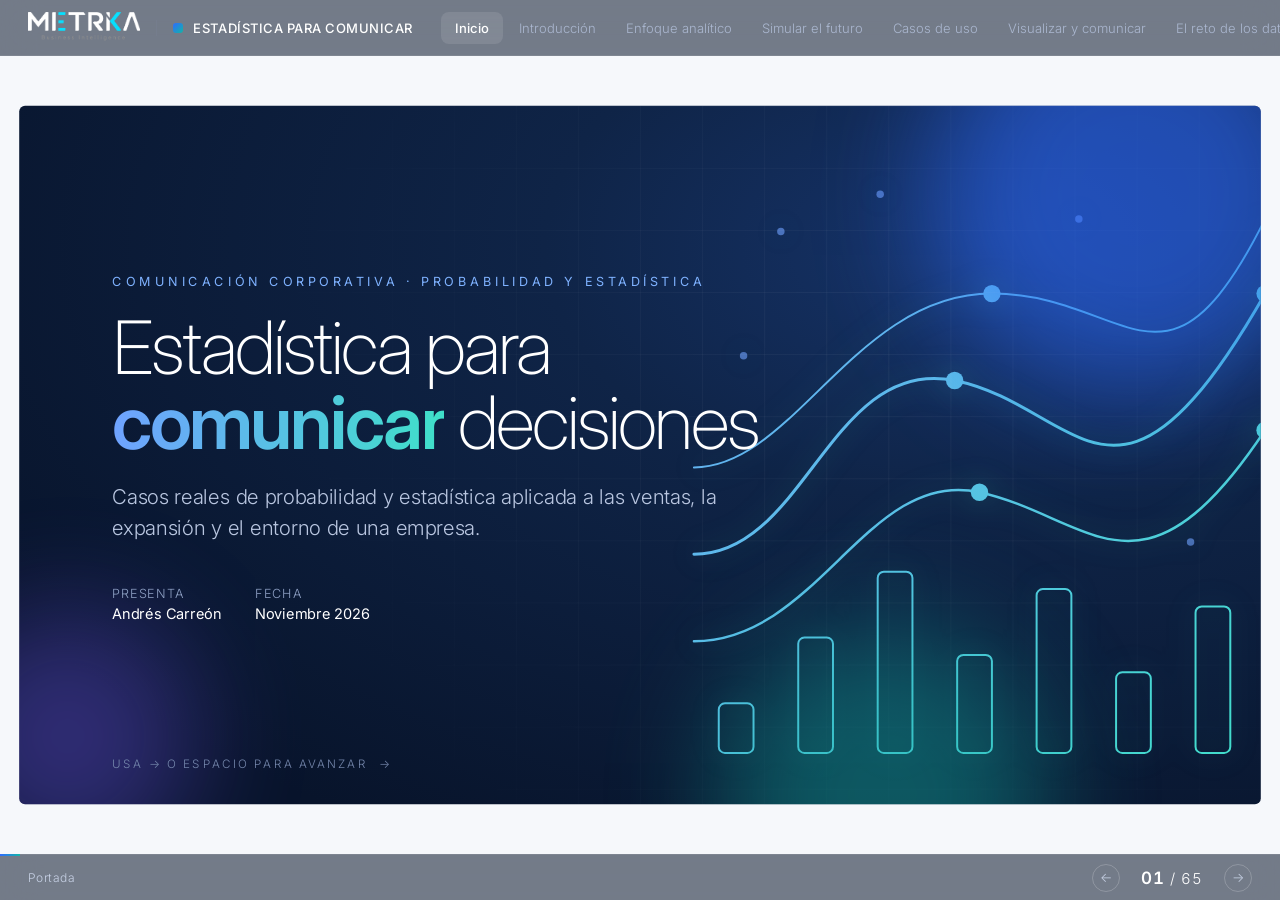
<file: index.html>
<!DOCTYPE html>
<html lang="es">
<head>
<meta charset="utf-8">
<meta name="viewport" content="width=device-width,initial-scale=1,viewport-fit=cover">
<title>Estadística para comunicar decisiones · Probabilidad y estadística</title>
<meta name="description" content="Presentación ejecutiva: casos de uso de probabilidad y estadística aplicada a ventas, expansión, entorno socioeconómico, urbano y ambiental.">
<link rel="preconnect" href="https://fonts.googleapis.com">
<link href="https://fonts.googleapis.com/css2?family=Inter:wght@200;300;400;500;600&display=swap" rel="stylesheet">
<link rel="stylesheet" href="styles.css">
</head>
<body data-theme="dark">

<header class="topbar">
  <div class="brand"><img class="logo lg-d" src="assets/logo-metrika.png" alt="Metrika Business Intelligence"><img class="logo lg-w" src="assets/logo-metrika-w.png" alt="Metrika Business Intelligence"><span class="bt"><i></i>ESTADÍSTICA PARA COMUNICAR</span></div>
  <nav class="nav" id="nav"></nav>
  <button class="idx-btn" id="idxBtn">ÍNDICE · M</button>
</header>

<main id="stage">

<!-- ============ INICIO ============ -->
<section class="slide dark cover" data-sec="0" data-title="Portada" data-theme="dark">
  <div class="art" data-art="cover"></div><div class="grid-bg"></div><div class="orb a"></div><div class="orb b"></div><div class="orb c"></div>
  <div class="cover-in">
    <div class="eyebrow rv" style="--i:0">Comunicación Corporativa · Probabilidad y Estadística</div>
    <h1 class="rv" style="--i:1">Estadística para <b>comunicar</b> decisiones</h1>
    <p class="rv" style="--i:2">Casos reales de probabilidad y estadística aplicada a las ventas, la expansión y el entorno de una empresa.</p>
    <div class="meta rv" style="--i:3"><span>PRESENTA<b>Andrés Carreón</b></span><span>FECHA<b>Noviembre 2026</b></span></div>
  </div>
  <div class="hint">Usa → o espacio para avanzar <i>→</i></div>
</section>

<section class="slide content" data-sec="0" data-title="Agenda" data-theme="light">
  <div class="crumb rv" style="--i:0">Inicio</div>
  <h2 class="rv" style="--i:1">Ruta de la <em>sesión</em></h2>
  <p class="lead rv" style="--i:2">Sesenta minutos, siete bloques. Haz clic en uno para saltar a él.</p>
  <div class="body" style="top:190px"><div class="cards" style="grid-template-columns:repeat(4,1fr);grid-template-rows:1fr 1fr;gap:16px"><a class="card sm sa rv" style="--c:var(--blue);--i:3;cursor:pointer" data-go="s1" data-tip="Introducción|Las preguntas que toda empresa se hace y por qué te importan como comunicador."><div class="n">01</div><h3>Introducción</h3><p>Preguntas de negocio y tu papel como comunicador.</p><div class="q2">4 min</div></a><a class="card sm sa rv" style="--c:var(--teal);--i:4;cursor:pointer" data-go="s2" data-tip="Enfoque analítico|Por qué cuantificar y cómo un mismo objetivo tiene muchos caminos."><div class="n">02</div><h3>Enfoque analítico</h3><p>Un objetivo, muchos caminos.</p><div class="q2">8 min</div></a><a class="card sm sa rv" style="--c:var(--navy);--i:5;cursor:pointer" data-go="sx" data-tip="Simular el futuro|Entrenar, calibrar, evaluar y simular escenarios; el modelo se re-entrena."><div class="n">03</div><h3>Simular el futuro</h3><p>Detrás de los modelos predictivos.</p><div class="q2">10 min</div></a><a class="card sm sa rv" style="--c:var(--violet);--i:6;cursor:pointer" data-go="s3" data-tip="Casos de uso|Siete casos: ventas, expansión, entorno socioeconómico, urbano y ambiental."><div class="n">04</div><h3>Casos de uso</h3><p>De las ventas al entorno.</p><div class="q2">24 min</div></a><a class="card sm sa rv" style="--c:var(--amber);--i:7;cursor:pointer" data-go="s4" data-tip="Visualizar y comunicar|Elegir bien el gráfico y explicar los límites del análisis."><div class="n">05</div><h3>Visualizar y comunicar</h3><p>Claro, simple y honesto.</p><div class="q2">5 min</div></a><a class="card sm sa rv" style="--c:var(--coral);--i:8;cursor:pointer" data-go="s5" data-tip="El reto de los datos|No siempre existen los datos que necesitas, y hay que prepararlos."><div class="n">06</div><h3>El reto de los datos</h3><p>Conseguirlos y limpiarlos.</p><div class="q2">5 min</div></a><a class="card sm sa rv" style="--c:var(--green);--i:9;cursor:pointer" data-go="z1" data-tip="Cierre|Síntesis, proyectos relacionados y preguntas."><div class="n">07</div><h3>Cierre</h3><p>Síntesis y proyectos.</p><div class="q2">4 min</div></a></div></div>
</section>

<!-- ============ 1 INTRODUCCIÓN ============ -->
<section class="slide dark section" id="s1" data-sec="1" data-secname="Introducción" data-title="Introducción" data-theme="dark">
  <div class="grid-bg"></div><div class="art" data-art="qmark"></div><div class="orb a"></div><div class="orb c"></div><div class="big">01</div>
  <div class="cover-in"><div class="eyebrow rv" style="--i:0">Bloque 01</div><h1 class="rv" style="--i:1">Las preguntas<br>de toda <b>empresa</b></h1><p class="rv" style="--i:2">Antes de hablar de métodos, hablemos de lo que realmente quieren saber las organizaciones.</p><span class="time rv" style="--i:3">4 MIN</span></div>
</section>

<section class="slide content" data-sec="1" data-title="Preguntas críticas de negocio" data-theme="light">
  <div class="crumb rv" style="--i:0">Introducción · Preguntas</div>
  <h2 class="rv" style="--i:1">Seis preguntas que <em>toda empresa</em> se hace</h2>
  <p class="lead rv" style="--i:2">Cada una se puede responder con datos. Pasa el cursor para ver un ejemplo.</p>
  <div class="body" style="top:190px"><div class="s3x2">
    <div class="card sm sa rv" style="--c:var(--blue);--i:3" data-tip="Ejemplo|¿Qué producto, canal o cliente explica el crecimiento? ¿Qué promoción funciona?"><div class="n">01</div><h3>¿Cómo vender más?</h3><p>Entender qué compran, quién y por qué.</p><div class="q2">Ventas</div></div>
    <div class="card sm sa rv" style="--c:var(--violet);--i:4" data-tip="Ejemplo|¿Cuánto bajaría la demanda si subimos 5% el precio? ¿Y si lo hace la competencia?"><div class="n">02</div><h3>¿A qué precio?</h3><p>El precio que equilibra ingreso y demanda.</p><div class="q2">Precios óptimos</div></div>
    <div class="card sm sa rv" style="--c:var(--amber);--i:5" data-tip="Ejemplo|¿En qué colonia abrir la siguiente tienda sin competir contra nosotros mismos?"><div class="n">03</div><h3>¿Dónde abrir?</h3><p>Elegir ubicaciones con mayor potencial.</p><div class="q2">Expansión geográfica</div></div>
    <div class="card sm sa rv" style="--c:var(--coral);--i:6" data-tip="Ejemplo|¿Qué tan probable es que un cliente deje de pagar, que una máquina falle o que surja una crisis?"><div class="n">04</div><h3>¿Qué puede salir mal?</h3><p>Medir y reducir riesgos de toda naturaleza.</p><div class="q2">Riesgos</div></div>
    <div class="card sm sa rv" style="--c:var(--teal);--i:7" data-tip="Ejemplo|¿Cuántas unidades venderemos el próximo trimestre? ¿Con qué margen de error?"><div class="n">05</div><h3>¿Qué pasará?</h3><p>Predecir variables clave para planear.</p><div class="q2">Planeación estratégica</div></div>
    <div class="card sm sa rv" style="--c:var(--green);--i:8" data-tip="Ejemplo|¿Cuántos empleos genera? ¿Qué impuestos paga? ¿Qué huella ambiental deja?"><div class="n">06</div><h3>¿Qué impacto dejamos?</h3><p>Efectos sociales, económicos y ambientales.</p><div class="q2">Gobernanza y entorno</div></div>
  </div></div>
</section>

<section class="slide content" data-sec="1" data-title="Por qué importa en Comunicación Corporativa" data-theme="light">
  <div class="crumb rv" style="--i:0">Introducción · Tu perfil</div>
  <h2 class="rv" style="--i:1">Por qué importa a la <em>comunicación corporativa</em></h2>
  <p class="lead rv" style="--i:2">Comunicar bien es lograr coherencia entre lo que la organización es, hace, dice y cómo la perciben.</p>
  <div class="body" style="top:200px"><div class="two" style="grid-template-columns:1fr 560px">
    <div class="pts">
      <div class="rv" style="--i:3">Lo que se HACE se mide<small>Ventas, empleos, impuestos, residuos: son hechos cuantificables.</small></div>
      <div class="rv" style="--i:4">Lo que se DICE se verifica<small>Un mensaje creíble se apoya en cifras que cualquiera puede comprobar.</small></div>
      <div class="rv" style="--i:5">Lo PERCIBIDO se escucha<small>Encuestas y monitoreo de medios convierten opiniones en datos.</small></div>
    </div>
    <div class="hub cycle rv" style="--i:4">
      <div class="ring" style="--R:170px;animation-direction:normal"></div>
      <div class="core">Confianza</div>
      <div class="node" style="--a:-90deg;--R:170px;--c:var(--blue)" data-tip="Lo que ES|Identidad, valores y propósito de la organización.">Lo que ES</div>
      <div class="node" style="--a:0deg;--R:170px;--c:var(--teal)" data-tip="Lo que HACE|Operación, impactos y resultados: se miden con datos.">Lo que HACE</div>
      <div class="node" style="--a:90deg;--R:170px;--c:var(--violet)" data-tip="Lo que DICE|Mensajes comprensibles, coherentes y verificables.">Lo que DICE</div>
      <div class="node" style="--a:180deg;--R:170px;--c:var(--amber)" data-tip="Cómo la PERCIBEN|Reputación: se estudia con encuestas y análisis de medios.">Cómo la PERCIBEN</div>
    </div>
  </div></div>
</section>

<!-- ============ 2 ENFOQUE ============ -->
<section class="slide dark section" id="s2" data-sec="2" data-secname="Enfoque analítico" data-title="Enfoque analítico" data-theme="dark">
  <div class="grid-bg"></div><div class="art" data-art="tree"></div><div class="orb b"></div><div class="orb c"></div><div class="big">02</div>
  <div class="cover-in"><div class="eyebrow rv" style="--i:0">Bloque 02</div><h1 class="rv" style="--i:1">Un objetivo,<br>muchos <b>caminos</b></h1><p class="rv" style="--i:2">Por qué conviene cuantificar y cómo se elige el método adecuado.</p><span class="time rv" style="--i:3">8 MIN</span></div>
</section>

<section class="slide content" data-sec="2" data-title="Decidir con evidencia" data-theme="light">
  <div class="crumb rv" style="--i:0">Enfoque analítico · Evidencia</div>
  <h2 class="rv" style="--i:1">Cuando las cifras <em>sustentan</em> el mensaje</h2>
  <p class="lead rv" style="--i:2">Cuatro escenarios donde un resultado cuantitativo es indispensable.</p>
  <div class="body" style="top:190px"><div class="s4">
    <div class="card withph sa rv" style="--c:var(--coral);--i:3" data-tip="En una crisis|Información clara, oportuna, coherente y verificable: sin cifras, se pierde credibilidad."><div class="ph" style="background-image:url(assets/esc-crisis.jpg);background-position:center 40%"><small>Foto: EU2016 SK · CC0</small></div><div class="n">01</div><h3>En una crisis</h3><p>Reconocer el problema y explicar con datos qué se está haciendo.</p><div class="q2">Verificable</div></div>
    <div class="card withph sa rv" style="--c:var(--green);--i:4" data-tip="Sostenibilidad|Un reporte ambiental o social sin cifras es solo una declaración de intenciones."><div class="ph" style="background-image:url(assets/esc-impacto.jpg);background-position:center"><small>Foto: Leon Brooks · dominio público</small></div><div class="n">02</div><h3>Al reportar impacto</h3><p>Empleo, impuestos y huella ambiental respaldan la reputación.</p><div class="q2">Rendición de cuentas</div></div>
    <div class="card withph sa rv" style="--c:var(--violet);--i:5" data-tip="Negociar|Autoridades y comunidades piden evidencia del beneficio y del costo de una operación."><div class="ph" style="background-image:url(assets/esc-autoridades.jpg);background-position:center 35%"><small>Foto: Marvin Nauman / FEMA · dominio público</small></div><div class="n">03</div><h3>Ante autoridades</h3><p>Justificar permisos, inversiones o expansión con evidencia.</p><div class="q2">Legitimidad</div></div>
    <div class="card withph sa rv" style="--c:var(--blue);--i:6" data-tip="Planear|Pronósticos con intervalo de confianza permiten planear sin falsa certeza."><div class="ph" style="background-image:url(assets/esc-planear.jpg);background-position:center"><small>Foto: Rick González · CC BY 2.0</small></div><div class="n">04</div><h3>Al planear</h3><p>Anticipar ventas o riesgos y comunicarlos con su margen de error.</p><div class="q2">Estrategia</div></div>
  </div></div>
</section>

<section class="slide content" id="e4" data-sec="2" data-title="Niveles de incertidumbre" data-theme="light">
  <div class="crumb rv" style="--i:0">Enfoque analítico · Incertidumbre</div>
  <h2 class="rv" style="--i:1">Del dato al futuro: <em>cuánta incertidumbre</em> hay</h2>
  <p class="lead rv" style="--i:2">Un mismo ejemplo en los cinco niveles: <b style="font-weight:500;color:var(--ink)">¿cuánto venderá nuestra tienda el próximo mes?</b> Mientras menos claro el futuro, más honesta debe ser la respuesta.</p>
  <div class="body" style="top:210px"><div class="stairs rv" style="--i:3"><div class="stp sa" style="--c:var(--blue);height:52%" data-tip="Nivel 1|Futuro con suficiente claridad: modelo determinista, estimación puntual. «Venderá $790,000»."><small>NIVEL 1</small><h4>Claridad suficiente</h4><p>Un solo número</p><svg viewBox="0 0 200 90" class="mini" fill="none" stroke="#fff" stroke-linecap="round"><line x1="14" y1="64" x2="186" y2="64" stroke-opacity=".5"/><circle cx="100" cy="64" r="8" fill="#fff" stroke="none"/><text x="100" y="42" fill="#fff" stroke="none" font-size="15" text-anchor="middle" font-weight="500">$790 mil</text></svg></div><div class="stp sa" style="--c:var(--teal);height:62%" data-tip="Nivel 2|Modelo estocástico: la estimación viene con un rango (95%). «Entre $730,000 y $850,000»."><small>NIVEL 2</small><h4>Futuros probables</h4><p>Un intervalo de confianza</p><svg viewBox="0 0 200 90" class="mini" fill="none" stroke="#fff" stroke-linecap="round"><line x1="14" y1="64" x2="186" y2="64" stroke-opacity=".5"/><rect x="58" y="56" width="84" height="16" rx="8" fill="#fff" fill-opacity=".35" stroke="none"/><line x1="58" y1="52" x2="58" y2="76" stroke-width="2.5"/><line x1="142" y1="52" x2="142" y2="76" stroke-width="2.5"/><circle cx="100" cy="64" r="6" fill="#fff" stroke="none"/><text x="100" y="40" fill="#fff" stroke="none" font-size="13" text-anchor="middle" font-weight="500">$730 – 850 mil</text></svg></div><div class="stp sa" style="--c:var(--violet);height:72%" data-tip="Nivel 3|Varios resultados ordenados por su probabilidad de ocurrencia."><small>NIVEL 3</small><h4>Con «rankings»</h4><p>Probabilidades ordenadas</p><svg viewBox="0 0 200 90" class="mini" fill="none" stroke="#fff" stroke-linecap="round"><line x1="14" y1="78" x2="186" y2="78" stroke-opacity=".5"/><rect x="34" y="28" width="34" height="50" rx="4" fill="#fff" stroke="none"/><rect x="83" y="48" width="34" height="30" rx="4" fill="#fff" fill-opacity=".7" stroke="none"/><rect x="132" y="60" width="34" height="18" rx="4" fill="#fff" fill-opacity=".45" stroke="none"/><g fill="#fff" stroke="none" font-size="11" text-anchor="middle" font-weight="500"><text x="51" y="22">50%</text><text x="100" y="42">30%</text><text x="149" y="54">20%</text></g><g fill="#fff" stroke="none" font-size="9.5" text-anchor="middle" fill-opacity=".9"><text x="51" y="89">$790</text><text x="100" y="89">$520</text><text x="149" y="89">$840</text></g></svg></div><div class="stp sa" style="--c:var(--amber);height:84%" data-tip="Nivel 4|Se construyen escenarios según supuestos. Cada uno es un valor esperado E[X] = Σ x·P(x). Ej.: con ventas de $1,000,000 (P=0.1), $600,000 (0.5) y $300,000 (0.4), E[X] = $520,000 (pesimista)."><small>NIVEL 4</small><h4>Futuros plausibles</h4><p>Escenarios</p><svg viewBox="0 0 200 90" class="mini" fill="none" stroke="#fff" stroke-linecap="round"><circle cx="14" cy="52" r="5" fill="#fff" stroke="none"/><path d="M14 52C50 48 80 34 112 18" stroke-width="2.6"/><path d="M14 52C50 51 80 47 112 45" stroke-width="2.6" stroke-opacity=".75"/><path d="M14 52C50 56 80 68 112 74" stroke-width="2.6" stroke-opacity=".5"/><g fill="#fff" stroke="none" font-size="10"><text x="118" y="16" font-weight="500">Optimista</text><text x="118" y="27" fill-opacity=".85">$840 mil</text><text x="118" y="44" font-weight="500">Status quo</text><text x="118" y="55" fill-opacity=".85">$790 mil</text><text x="118" y="72" font-weight="500">Pesimista</text><text x="118" y="83" fill-opacity=".85">$520 mil</text></g></svg></div><div class="stp sa" style="--c:var(--coral);height:96%" data-tip="Nivel 5|No se conocen ni los resultados posibles ni sus probabilidades (ej.: un cambio regulatorio o una crisis): se explora, no se predice."><small>NIVEL 5</small><h4>Incertidumbre total</h4><p>Explorar y aprender</p><svg viewBox="0 0 200 90" class="mini" fill="none" stroke="#fff" stroke-linecap="round"><circle cx="30" cy="48" r="3" fill="#fff" fill-opacity="0.30" stroke="none"/><circle cx="54" cy="30" r="3" fill="#fff" fill-opacity="0.30" stroke="none"/><circle cx="62" cy="66" r="3" fill="#fff" fill-opacity="0.50" stroke="none"/><circle cx="80" cy="20" r="3" fill="#fff" fill-opacity="0.30" stroke="none"/><circle cx="86" cy="54" r="3" fill="#fff" fill-opacity="0.70" stroke="none"/><circle cx="100" cy="74" r="3" fill="#fff" fill-opacity="0.30" stroke="none"/><circle cx="112" cy="32" r="3" fill="#fff" fill-opacity="0.70" stroke="none"/><circle cx="120" cy="60" r="3" fill="#fff" fill-opacity="0.30" stroke="none"/><circle cx="134" cy="18" r="3" fill="#fff" fill-opacity="0.50" stroke="none"/><circle cx="142" cy="48" r="3" fill="#fff" fill-opacity="0.40" stroke="none"/><circle cx="150" cy="76" r="3" fill="#fff" fill-opacity="0.30" stroke="none"/><circle cx="166" cy="34" r="3" fill="#fff" fill-opacity="0.70" stroke="none"/><circle cx="172" cy="60" r="3" fill="#fff" fill-opacity="0.30" stroke="none"/><circle cx="40" cy="60" r="3" fill="#fff" fill-opacity="0.30" stroke="none"/><circle cx="96" cy="44" r="3" fill="#fff" fill-opacity="0.70" stroke="none"/><circle cx="24" cy="24" r="3" fill="#fff" fill-opacity="0.40" stroke="none"/><circle cx="70" cy="78" r="3" fill="#fff" fill-opacity="0.30" stroke="none"/><circle cx="180" cy="20" r="3" fill="#fff" fill-opacity="0.30" stroke="none"/><circle cx="184" cy="78" r="3" fill="#fff" fill-opacity="0.50" stroke="none"/><text x="100" y="64" fill="#fff" stroke="none" font-size="56" text-anchor="middle" font-weight="200">?</text></svg></div></div></div>
</section>

<section class="slide content" data-sec="2" data-title="Caja de herramientas" data-theme="light">
  <div class="crumb rv" style="--i:0">Enfoque analítico · Herramientas</div>
  <h2 class="rv" style="--i:1">Un método para <em>cada pregunta</em></h2>
  <p class="lead rv" style="--i:2">Cada método responde a un tipo de pregunta. Clic para ir al caso donde se usa.</p>
  <div class="body" style="top:190px"><div class="cards" style="grid-template-columns:repeat(4,1fr);grid-template-rows:1fr 1fr;gap:16px">
    <div class="card sm sa rv" style="--c:var(--blue);--i:3;cursor:pointer" data-go="k2" data-tip="Series de tiempo|Observaciones ordenadas en el tiempo: tendencia, estacionalidad, pronóstico."><div class="n">01</div><h3>Series de tiempo</h3><p>¿Qué pasará mañana?</p></div>
    <div class="card sm sa rv" style="--c:var(--teal);--i:4;cursor:pointer" data-go="k3" data-tip="Modelos lineales y Machine Learning|Relacionan una variable con sus causas (regresión, ANOVA) y, con aprendizaje automático, predicen patrones más complejos."><div class="n">02</div><h3>Modelos predictivos</h3><p>¿Qué factores influyen?</p></div>
    <div class="card sm sa rv" style="--c:var(--violet);--i:5;cursor:pointer" data-go="b0" data-tip="Clasificación y logit|Estiman la probabilidad de un resultado: elegir, pagar, fallar."><div class="n">03</div><h3>Clasificación</h3><p>¿Qué tan probable es?</p></div>
    <div class="card sm sa rv" style="--c:var(--amber);--i:6;cursor:pointer" data-go="k1" data-tip="Segmentación|Agrupa clientes o zonas parecidas (clustering, clases latentes)."><div class="n">04</div><h3>Segmentación</h3><p>¿Qué grupos existen?</p></div>
    <div class="card sm sa rv" style="--c:var(--green);--i:7;cursor:pointer" data-go="k7" data-tip="Geoestadística|Analiza datos con ubicación: distancias, cobertura, zonas."><div class="n">05</div><h3>Geoespacial</h3><p>¿Dónde ocurre?</p></div>
    <div class="card sm sa rv" style="--c:var(--coral);--i:8;cursor:pointer" data-go="k5" data-tip="Texto y lenguaje natural|Convierte noticias y opiniones en datos: tema y tono."><div class="n">06</div><h3>Texto y lenguaje</h3><p>¿Qué se dice?</p></div>
    <div class="card sm sa rv" style="--c:var(--navy);--i:9;cursor:pointer" data-go="k6" data-tip="Optimización|Busca la mejor decisión bajo restricciones: inventarios, rutas, ubicación."><div class="n">07</div><h3>Optimización</h3><p>¿Cuál es la mejor opción?</p></div>
    <div class="card sm sa rv" style="--c:var(--blue);--i:10;cursor:pointer" data-go="e4" data-tip="Simulación de escenarios|Esperanza matemática: valor esperado ponderado por probabilidades."><div class="n">08</div><h3>Escenarios</h3><p>¿Y si…?</p></div>
  </div></div>
</section>

<section class="slide content" data-sec="2" data-title="Una pregunta, cuatro enfoques" data-theme="light">
  <div class="crumb rv" style="--i:0">Enfoque analítico · Un buen ejemplo</div>
  <h2 class="rv" style="--i:1">«¿Cómo incrementar las ventas?» bajo <em>cuatro enfoques</em></h2>
  <p class="lead rv" style="--i:2">Una misma pregunta, ángulos distintos y técnicas propias. Clic en una técnica con ↗ para ver un caso.</p>
  <div class="body" style="top:176px;bottom:40px"><div class="enfs"><div class="enf sa rv" style="--c:var(--amber);--t:#FFF6E3;--i:3"><div class="eim"><svg viewBox="0 0 270 104" preserveAspectRatio="xMidYMid slice"><g stroke="#E4D3B0" stroke-width="1.5" fill="none"><path d="M0 30H270M0 66H270M50 0V104M120 0V104M200 0V104"/></g><g><rect x="8" y="8" width="38" height="18" rx="4" fill="#F5A524" opacity=".25"/><rect x="54" y="36" width="60" height="26" rx="4" fill="#F5A524" opacity=".55"/><rect x="124" y="8" width="70" height="18" rx="4" fill="#F5A524" opacity=".18"/><rect x="204" y="36" width="56" height="26" rx="4" fill="#F5A524" opacity=".35"/><rect x="124" y="70" width="70" height="28" rx="4" fill="#F5A524" opacity=".12" stroke="#F5A524" stroke-dasharray="4 3"/><rect x="8" y="70" width="38" height="28" rx="4" fill="#F5A524" opacity=".3"/></g><circle cx="84" cy="49" r="30" fill="none" stroke="#B97800" stroke-dasharray="4 3"/><path d="M84 58C74 44 70 40 70 34a14 14 0 0128 0c0 6-4 10-14 24z" fill="#E8920C" stroke="#fff" stroke-width="2"/><circle cx="84" cy="34" r="5" fill="#fff"/><path d="M160 84l8-8 8 8" stroke="#B97800" fill="none" stroke-width="1.6" opacity=".6"/><text x="150" y="98" font-size="9" fill="#8A6A2A">zona no atendida</text></svg></div><div class="eh"><b>A</b><h4>Expansión geográfica</h4></div><ul><li>Seleccionar un punto de venta con alto dinamismo económico.</li><li>Seleccionar un punto en un mercado o zona aún no atendida.</li></ul><div class="elb">TÉCNICAS PARA RESPONDERLO</div><div class="etc"><span class="tch" data-go="k7" data-tip="Geoestadística|Analiza datos con ubicación: distancias, cobertura y patrones en el territorio.">Geoestadística</span><span class="tch" data-go="k6" data-tip="Econometría espacial|Modelos que incorporan la vecindad: lo que pasa en un lugar influye en los cercanos.">Econometría espacial</span><span class="tch" data-go="k3" data-tip="Dinamismo económico y competencia|Mide la actividad económica y la competencia por zona.">Dinamismo económico y competencia</span><span class="tch" data-tip="Zonas de influencia (isócronas)|Áreas alcanzables en cierto tiempo de traslado desde un punto.">Zonas de influencia (isócronas)</span></div></div><div class="enf sa rv" style="--c:var(--violet);--t:#F1EDFF;--i:4"><div class="eim"><svg viewBox="0 0 270 104" preserveAspectRatio="xMidYMid slice"><g stroke="#C9C0F5" stroke-width="1.5" fill="none"><path d="M30 12V90H250"/></g><path d="M36 20C80 28 120 58 160 70S230 84 246 86" fill="none" stroke="#7C5CFF" stroke-width="3" stroke-linecap="round"/><path d="M36 20C80 28 120 58 160 70S230 84 246 86V90H36Z" fill="#7C5CFF" opacity=".1"/><g stroke="#7C5CFF" stroke-dasharray="3 3" stroke-width="1.4"><path d="M112 51V90M30 51H112"/></g><circle cx="112" cy="51" r="6" fill="#7C5CFF" stroke="#fff" stroke-width="2"/><g transform="translate(176 16)"><path d="M0 8L8 0H40a4 4 0 014 4V26a4 4 0 01-4 4H8z" fill="#fff" stroke="#7C5CFF" stroke-width="2"/><circle cx="9" cy="15" r="2.4" fill="#7C5CFF"/><text x="16" y="19" font-size="11" font-weight="600" fill="#4B33C9">$ óptimo</text></g><text x="244" y="100" text-anchor="end" font-size="9" fill="#6B5FB5">cantidad</text><text x="34" y="10" font-size="9" fill="#6B5FB5">precio</text></svg></div><div class="eh"><b>B</b><h4>Precios y productos óptimos</h4></div><ul><li>Estrategias específicas para los distintos segmentos del mercado (teoría de la utilidad y de la elección del consumidor).</li><li>Precios competitivos que maximizan el valor de la empresa (elasticidad precio de la demanda).</li></ul><div class="elb">TÉCNICAS PARA RESPONDERLO</div><div class="etc"><span class="tch" data-go="b0" data-tip="Elección discreta (logit)|Probabilidad de elegir según precio y atributos.">Elección discreta (logit)</span><span class="tch" data-go="k1" data-tip="Análisis conjunto|Estima cuánto valora el cliente cada atributo.">Análisis conjunto</span><span class="tch" data-tip="Segmentación|Agrupa clientes con preferencias parecidas.">Segmentación</span><span class="tch" data-tip="Elasticidad precio (modelos lineales)|Cuánto cae la demanda si sube el precio.">Elasticidad precio (modelos lineales)</span></div></div><div class="enf sa rv" style="--c:var(--coral);--t:#FFEEEB;--i:5"><div class="eim"><svg viewBox="0 0 270 104" preserveAspectRatio="xMidYMid slice"><circle cx="100" cy="52" r="40" fill="#F26B5B" opacity=".2" stroke="#F26B5B"/><circle cx="168" cy="52" r="40" fill="#2F6BFF" opacity=".16" stroke="#2F6BFF"/><g><rect x="90" y="42" width="20" height="20" rx="4" fill="#F26B5B"/><path d="M88 44l12-9 12 9z" fill="#C94838"/><rect x="158" y="42" width="20" height="20" rx="4" fill="#2F6BFF"/><path d="M156 44l12-9 12 9z" fill="#1E4FCC"/></g><path d="M118 74h32" stroke="#667085" stroke-width="2" marker-start="url(#ar)" marker-end="url(#ar)"/><defs><marker id="ar" viewBox="0 0 6 6" refX="3" refY="3" markerWidth="5" markerHeight="5" orient="auto-start-reverse"><path d="M0 0L6 3L0 6z" fill="#667085"/></marker></defs><text x="134" y="88" text-anchor="middle" font-size="9" fill="#667085">precio vs precio</text><g fill="#F26B5B" opacity=".55"><circle cx="232" cy="22" r="4"/><circle cx="246" cy="30" r="4"/><circle cx="236" cy="38" r="4"/><circle cx="250" cy="46" r="4"/><circle cx="238" cy="54" r="4"/></g><text x="232" y="74" text-anchor="middle" font-size="9" fill="#C94838">saturación</text></svg></div><div class="eh"><b>C</b><h4>Análisis de la competencia</h4></div><ul><li>Estrategias dinámicas de precios (elasticidad cruzada de la demanda).</li><li>(Re)diseño de productos, nuevos puntos de venta o reubicación según la saturación y concentración espacial del mercado.</li></ul><div class="elb">TÉCNICAS PARA RESPONDERLO</div><div class="etc"><span class="tch" data-tip="Elasticidad cruzada|Cómo cambia mi demanda cuando cambia el precio del competidor.">Elasticidad cruzada</span><span class="tch" data-tip="Teoría de juegos|Modela decisiones que dependen de lo que haga el rival.">Teoría de juegos</span><span class="tch" data-go="k3" data-tip="Índices de concentración y saturación|Miden qué tan concentrado o saturado está un mercado en el espacio.">Índices de concentración y saturación</span><span class="tch" data-tip="Simulación de escenarios|Compara escenarios hipotéticos antes de actuar.">Simulación de escenarios</span></div></div><div class="enf sa rv" style="--c:var(--blue);--t:#EAF0FF;--i:6"><div class="eim"><svg viewBox="0 0 270 104" preserveAspectRatio="xMidYMid slice"><g stroke="#C5D3F5" stroke-width="1.5" fill="none"><path d="M24 12V90H170"/></g><path d="M28 70C46 54 56 62 72 46S96 56 110 40" fill="none" stroke="#2F6BFF" stroke-width="3" stroke-linecap="round"/><path d="M110 40C124 30 136 38 160 24" fill="none" stroke="#12B5A6" stroke-width="3" stroke-dasharray="5 4" stroke-linecap="round"/><path d="M110 40L160 14V40L110 40Z" fill="#12B5A6" opacity=".18"/><line x1="110" y1="12" x2="110" y2="90" stroke="#B7C2D6" stroke-dasharray="3 3"/><g transform="translate(186 36)"><rect x="0" y="34" width="26" height="22" rx="3" fill="#2F6BFF"/><rect x="30" y="34" width="26" height="22" rx="3" fill="#2F6BFF" opacity=".8"/><rect x="0" y="10" width="26" height="22" rx="3" fill="#2F6BFF" opacity=".55"/><rect x="30" y="10" width="26" height="22" rx="3" fill="#2F6BFF" opacity=".3" stroke="#2F6BFF" stroke-dasharray="3 2"/></g><text x="214" y="30" text-anchor="middle" font-size="9" fill="#1E4FCC">inventario justo</text><text x="110" y="100" text-anchor="middle" font-size="9" fill="#5877C9">hoy · pronóstico</text></svg></div><div class="eh"><b>D</b><h4>Predicción de la demanda</h4></div><ul><li>Minimizar inventarios.</li><li>Aprovechar coyunturas económicas.</li></ul><div class="elb">TÉCNICAS PARA RESPONDERLO</div><div class="etc"><span class="tch" data-tip="Series de tiempo|Proyectan tendencia y estacionalidad.">Series de tiempo</span><span class="tch" data-go="k2" data-tip="Predicción por similitud|Estima ventas de una tienda nueva por parecido con otras.">Predicción por similitud</span><span class="tch" data-tip="Modelos con indicadores económicos|Incorporan variables del entorno (empleo, consumo, tipo de cambio).">Modelos con indicadores económicos</span><span class="tch" data-tip="Modelos de clasificación|Predicen si un cliente comprará o no.">Modelos de clasificación</span></div></div></div></div>
</section>

<!-- ============ 3 SIMULAR EL FUTURO ============ -->
<section class="slide dark section" id="sx" data-sec="3" data-secname="Simular el futuro" data-title="Simular el futuro" data-theme="dark">
  <div class="grid-bg"></div><div class="art" data-art="sim"></div><div class="orb a"></div><div class="orb b"></div><div class="big">03</div>
  <div class="cover-in"><div class="eyebrow rv" style="--i:0">Bloque 03</div><h1 class="rv" style="--i:1">Detrás del modelo:<br>simular el <b>futuro</b></h1><p class="rv" style="--i:2">Un modelo predictivo no es un fin: es una máquina para probar escenarios antes de decidir.</p><span class="time rv" style="--i:3">10 MIN</span></div>
</section>

<section class="slide content" id="m1" data-sec="3" data-title="El objetivo final: simular" data-theme="light">
  <div class="crumb rv" style="--i:0">Simular el futuro · El objetivo</div>
  <h2 class="rv" style="--i:1">El objetivo final es <em>simular</em></h2>
  <p class="lead rv" style="--i:2">Se entrena una vez con datos históricos. Después, cada lectura actual produce una predicción instantánea.</p>
  <div class="body" style="top:196px"><div class="mflow">
    <div class="mband rv" style="--i:3;--c:var(--blue)">
      <div class="bl"><b>UNA VEZ</b><span>Diseñar el modelo</span></div>
      <div class="chevs" style="height:92px">
        <div class="chev sa" style="--c:var(--navy)" data-tip="Datos históricos|Lo que ya ocurrió: ventas, precios, clima, competencia."><small>1</small><h4>Datos históricos</h4></div>
        <div class="chev sa" style="--c:var(--blue)" data-tip="Entrenar y calibrar|El modelo aprende la relación entre variables y se ajusta."><small>2</small><h4>Entrenar y calibrar</h4></div>
        <div class="chev sa" style="--c:var(--teal)" data-tip="Modelo listo|Una fórmula con parámetros ya estimados."><small>3</small><h4>Modelo listo</h4></div>
      </div>
    </div>
    <div class="mband rv" style="--i:5;--c:var(--amber)">
      <div class="bl"><b>CUANTAS VECES QUIERAS</b><span>Usar el modelo</span></div>
      <div class="chevs" style="height:92px">
        <div class="chev sa" style="--c:var(--violet)" data-tip="Lecturas actuales|Los valores de hoy de las variables independientes."><small>A</small><h4>Lecturas actuales</h4></div>
        <div class="chev sa" style="--c:var(--amber)" data-tip="Valores hipotéticos|«¿Y si el precio sube 10%?»: se prueban escenarios."><small>B</small><h4>O valores hipotéticos</h4></div>
        <div class="chev sa" style="--c:var(--coral)" data-tip="Predicción instantánea|El resultado aparece en milisegundos, con su margen de error."><small>C</small><h4>Predicción al instante</h4></div>
      </div>
    </div>
    <div class="mrow">
      <div class="pts rv" style="--i:7"><div>Modelar = <b style="font-weight:500">poder preguntar «¿y si…?»</b><small>sin arriesgar dinero, clientes ni reputación.</small></div></div>
      <figure class="pic rv" style="--i:8" data-ph="s1"></figure>
    </div>
  </div></div>
</section>

<section class="slide content" id="m2" data-sec="3" data-title="Anatomía de un modelo predictivo" data-theme="light">
  <div class="crumb rv" style="--i:0">Simular el futuro · Anatomía</div>
  <h2 class="rv" style="--i:1">Anatomía de un <em>modelo predictivo</em></h2>
  <p class="lead rv" style="--i:2">Un modelo lineal simple: pasa el cursor sobre cada pieza de la fórmula.</p>
  <div class="body" style="top:190px">
    <div class="fmbox rv" style="--i:3">
      <div class="fm">
        <span class="v y" data-g="y" data-tip="Variable dependiente (Y)|Lo que queremos predecir. Depende de lo demás.">Ventas</span><span class="op">=</span>
        <span class="v b" data-g="b" data-tip="Intercepto (β₀)|Valor base cuando todas las variables valen cero.">β<sub>0</sub></span><span class="op">+</span>
        <span class="v b" data-g="b" data-tip="Coeficiente β₁|Cuánto cambia Y por cada unidad que sube el precio.">β<sub>1</sub></span><span class="op">·</span><span class="v x" data-g="x" data-tip="Variable independiente X₁|Lo que se conoce o se decide: el precio.">Precio</span><span class="op">+</span>
        <span class="v b" data-g="b" data-tip="Coeficiente β₂|Cuánto cambia Y por cada unidad de publicidad.">β<sub>2</sub></span><span class="op">·</span><span class="v x" data-g="x" data-tip="Variable independiente X₂|La inversión en publicidad.">Publicidad</span><span class="op">+</span>
        <span class="v b" data-g="b" data-tip="Coeficiente β₃|Cuánto cambia Y por cada competidor cercano.">β<sub>3</sub></span><span class="op">·</span><span class="v x" data-g="x" data-tip="Variable independiente X₃|Número de competidores en la zona.">Competidores</span><span class="op">+</span>
        <span class="v e" data-g="e" data-tip="Error (ε)|Lo que el modelo no explica: azar, factores no medidos.">ε</span>
      </div>
      <div class="fm2">Con parámetros ya estimados: <b>Ventas = 120 − 4.5·Precio + 2.1·Publicidad − 3.2·Competidores</b></div>
    </div>
    <div class="roles">
      <div class="role sa rv" style="--c:var(--blue);--i:4" data-g="y"><b>Variable dependiente</b><span>Y · lo que se predice</span><i>Ventas</i></div>
      <div class="role sa rv" style="--c:#0c8f82;--i:5" data-g="x"><b>Variables independientes</b><span>X · lo que se conoce o se decide</span><i>Precio, publicidad, competidores</i></div>
      <div class="role sa rv" style="--c:#b97800;--i:6" data-g="b"><b>Parámetros (coeficientes)</b><span>β · los aprende el modelo con datos</span><i>120 · −4.5 · 2.1 · −3.2</i></div>
      <div class="role sa rv" style="--c:var(--coral);--i:7" data-g="e"><b>Error</b><span>ε · lo que el modelo no explica</span><i>Se mide para saber cuánto confiar</i></div>
    </div>
    <div class="strip rv" style="--i:8;position:relative;left:0;right:0;bottom:0;margin-top:14px"><b>LECTURA</b><span>β₁ = −4.5: si el precio sube $1 y todo lo demás se mantiene igual, se esperan 4.5 unidades menos de venta.</span></div>
    <div class="gnote rv" style="--i:9;margin-top:16px"><b>Ojo</b> Centro de gravedad: a veces más competidores no restan ventas, porque los polos o centros de gravedad (plazas, corredores comerciales) atraen consumidores de forma masiva. El signo del coeficiente depende del contexto.</div>
  </div>
</section>

<section class="slide content" id="m3" data-sec="3" data-title="Entrenar, calibrar, evaluar" data-theme="light">
  <div class="crumb rv" style="--i:0">Simular el futuro · Cómo nace un modelo</div>
  <h2 class="rv" style="--i:1">Entrenar, calibrar y <em>evaluar</em></h2>
  <p class="lead rv" style="--i:2">Tres etapas, cada una con sus propios datos. Nunca se evalúa con lo que ya se vio.</p>
  <div class="body" style="top:196px">
    <div class="chevs rv" style="--i:3;height:120px">
      <div class="chev sa" style="--c:var(--blue)" data-tip="Entrenar|El algoritmo busca los parámetros β que mejor reproducen los datos históricos."><small>PASO 1</small><h4>Entrenar</h4></div>
      <div class="chev sa" style="--c:var(--violet)" data-tip="Calibrar|Se ajusta la complejidad del modelo y se comparan alternativas con datos de validación."><small>PASO 2</small><h4>Calibrar</h4></div>
      <div class="chev sa" style="--c:var(--teal)" data-tip="Evaluar|Se mide el error con datos que el modelo nunca vio."><small>PASO 3</small><h4>Evaluar</h4></div>
    </div>
    <div class="chev-notes rv" style="--i:4;margin-top:14px"><div>El modelo «aprende» sus parámetros comparando sus estimaciones contra lo ocurrido.</div><div>Se elige la complejidad adecuada: ni muy simple ni demasiado rebuscado.</div><div>Una nota final honesta: RMSE, error absoluto medio, R².</div></div>
    <div class="splitbar rv" style="--i:5">
      <div class="lbl">LOS DATOS HISTÓRICOS SE REPARTEN</div>
      <div class="sb"><div class="sg" style="--c:var(--blue);--w:70%" data-tip="Entrenamiento (70%)|Con estos datos el modelo estima sus parámetros."><span>Entrenamiento · 70%</span></div><div class="sg" style="--c:var(--violet);--w:15%" data-tip="Validación (15%)|Para calibrar y comparar modelos."><span>Valid. 15%</span></div><div class="sg" style="--c:var(--teal);--w:15%" data-tip="Prueba (15%)|Se usa una sola vez al final para evaluar."><span>Prueba 15%</span></div></div>
      <div class="metrics"><span data-tip="RMSE|Raíz del error cuadrático medio: el error típico, en las unidades de Y.">RMSE</span><span data-tip="MAE|Error absoluto medio: cuánto se equivoca en promedio.">MAE</span><span data-tip="R²|Proporción de la variación de Y que el modelo explica (0 a 1).">R²</span><span data-tip="Validación cruzada|Repetir el reparto varias veces para no depender de la suerte.">Validación cruzada</span></div>
    </div>
    <div class="mm rv" style="--i:6"><div class="mmc" style="--c:var(--blue)"><h5>Usa MAE cuando…</h5><p>los errores grandes no son catastróficamente peores que los pequeños, o los datos traen atípicos ruidosos que no deben dominar el entrenamiento.</p><small>Ej.: tiempos de traslado, precios medianos de vivienda.</small></div><div class="mmc" style="--c:var(--coral)"><h5>Usa RMSE cuando…</h5><p>los errores grandes son especialmente costosos o peligrosos para la operación y quieres forzar al modelo a evitarlos.</p><small>Ej.: demanda de inventario crítico, carga eléctrica, riesgo financiero.</small></div></div>
  </div>
</section>

<section class="slide content" id="m4" data-sec="3" data-title="Sub-ajuste, robusto o sobre-ajuste" data-theme="light">
  <div class="crumb rv" style="--i:0">Simular el futuro · Calibrar</div>
  <h2 class="rv" style="--i:1">Ni muy simple, ni <em>demasiado rebuscado</em></h2>
  <p class="lead rv" style="--i:2">Sube la complejidad del modelo y compara el error con datos de entrenamiento y de prueba.</p>
  <div class="body" style="top:190px"><div class="demo rv" style="--i:3;grid-template-columns:1.35fr 1fr;gap:26px">
    <div class="panel" style="padding:14px 16px"><svg id="polySvg" viewBox="0 0 560 330" style="width:100%;height:300px"></svg>
      <div class="row2" style="margin:6px 0 0"><label style="min-width:130px">Complejidad (grado)</label><input type="range" id="degS" min="1" max="9" step="1" value="2"><b id="degV" style="font-weight:500;min-width:20px">2</b></div></div>
    <div class="panel"><div class="lbl">DIAGNÓSTICO</div>
      <div id="polyTag" class="ptag"></div>
      <div class="pbar" style="--c:var(--blue)"><span>Error entren.</span><div class="t"><div class="f" id="eTr"></div></div><b id="eTrV"></b></div>
      <div class="pbar" style="--c:var(--coral)"><span>Error prueba</span><div class="t"><div class="f" id="eTe"></div></div><b id="eTeV"></b></div>
      <p id="polyTxt" style="font-size:13.5px;line-height:1.5;color:var(--mute);margin-top:12px"></p>
      <div style="display:flex;gap:14px;font-size:12px;color:var(--mute);margin-top:10px"><span><i class="lg" style="background:var(--blue)"></i>Entrenamiento</span><span><i class="lg o"></i>Prueba (no vistos)</span></div>
    </div>
  </div></div>
</section>

<section class="slide content" id="m5" data-sec="3" data-title="Simulador de escenarios" data-theme="light">
  <div class="crumb rv" style="--i:0">Simular el futuro · Escenarios</div>
  <h2 class="rv" style="--i:1">Simulador de <em>escenarios</em>: ¿y si…?</h2>
  <div class="fm sm rv" style="--i:2"><span class="v y">Ventas</span><span class="op">=</span><span class="v b">120</span><span class="op">−</span><span class="v b">4.5</span><span class="op">·</span><span class="v x">Precio</span><span class="op">+</span><span class="v b">2.1</span><span class="op">·</span><span class="v x">Publicidad</span><span class="op">−</span><span class="v b">3.2</span><span class="op">·</span><span class="v x">Competidores</span><small>Mueve los valores hipotéticos: la predicción es instantánea.</small></div>
  <div class="body" style="top:196px"><div class="demo rv" style="--i:3;grid-template-columns:1fr 1.1fr;gap:24px">
    <div class="panel">
      <div class="lbl">VARIABLES INDEPENDIENTES (HIPOTÉTICAS)</div>
      <div class="row2"><label>Precio ($)</label><input type="range" id="xP" min="5" max="20" step="0.5" value="10"><b id="xPv" class="xv">10</b></div>
      <div class="row2"><label>Publicidad</label><input type="range" id="xA" min="0" max="50" step="1" value="20"><b id="xAv" class="xv">20</b></div>
      <div class="row2"><label>Competidores</label><input type="range" id="xC" min="0" max="10" step="1" value="4"><b id="xCv" class="xv">4</b></div>
      <div class="lbl" style="margin-top:16px">ESCENARIOS PREDEFINIDOS</div>
      <div class="scn"><button class="btn alt on" data-s="10,20,4">Hoy</button><button class="btn alt" data-s="9,30,3">Optimista</button><button class="btn alt" data-s="12,10,7">Pesimista</button><button class="btn alt" data-s="8,25,8">Guerra de precios</button></div>
      <div class="lbl" style="margin-top:14px">CURVA DE LA DEMANDA (precio vs. unidades)</div>
      <svg id="dcSvg" viewBox="0 0 560 250" style="width:100%;height:236px"></svg>
    </div>
    <div class="panel">
      <div class="lbl">PREDICCIÓN DEL MODELO</div>
      <div class="big2"><span id="yHat">104.2</span><small> miles de unidades</small><em id="yDelta"></em></div>
      <div class="ci"><div class="cib"><div id="ciBar"></div></div><span id="ciTxt"></span></div>
      <div class="lbl" style="margin-top:14px">CONTRIBUCIÓN DE CADA VARIABLE</div>
      <div id="wf"></div>
      <div class="elas"><div class="lbl">ELASTICIDAD PRECIO DE LA DEMANDA</div>
        <div class="erow"><span class="eb" id="eVal">−0.30</span><span class="etag" id="eTag">INELÁSTICA</span></div>
        <div class="etxt" id="eTxt"></div>
        <div class="eform">ε = (ΔQ/Q) ÷ (ΔP/P) = β<sub>precio</sub> · P / Q</div>
      </div>
    </div>
  </div></div>
</section>

<section class="slide content" id="m6" data-sec="3" data-title="El futuro cambia: re-entrenar" data-theme="light">
  <div class="crumb rv" style="--i:0">Simular el futuro · Re-entrenar</div>
  <h2 class="rv" style="--i:1">El mercado cambia: hay que <em>re-entrenar</em></h2>
  <p class="lead rv" style="--i:2">Un modelo entrenado con el pasado deja de acertar cuando las condiciones cambian.</p>
  <div class="body" style="top:190px"><div class="demo rv" style="--i:3;grid-template-columns:1.5fr 1fr;gap:24px">
    <div class="panel" style="padding:14px 16px"><svg id="driftSvg" viewBox="0 0 600 300" style="width:100%;height:290px"></svg>
      <div style="display:flex;gap:10px;margin-top:6px;align-items:center"><button class="btn" id="retrain">Re-entrenar con datos recientes</button><button class="btn alt" id="resetDrift">Restablecer</button></div></div>
    <div class="panel"><div class="lbl">ERROR DEL MODELO (MAE)</div>
      <div class="pbar" style="--c:var(--violet)"><span>Original</span><div class="t"><div class="f" id="mOld"></div></div><b id="mOldV"></b></div>
      <div class="pbar" style="--c:var(--green)"><span>Re-entrenado</span><div class="t"><div class="f" id="mNew" style="width:0"></div></div><b id="mNewV">—</b></div>
      <div class="drtxt" id="drTxt">Hasta la semana 30 el modelo acierta. Luego llega un competidor nuevo y el nivel de ventas cambia: el modelo sigue proyectando el pasado.</div>
      <figure class="pic sm" data-ph="s3"></figure>
    </div>
  </div></div>
</section>

<section class="slide content" id="m7" data-sec="3" data-title="Aprendizaje: un modelo vivo" data-theme="light">
  <div class="crumb rv" style="--i:0">Simular el futuro · Aprendizaje</div>
  <h2 class="rv" style="--i:1">Un modelo no se entrega: se <em>mantiene vivo</em></h2>
  <p class="lead rv" style="--i:2">El futuro se proyecta con modelos entrenados en el pasado, y se reentrenan mientras el mercado evoluciona.</p>
  <div class="body" style="top:200px"><div class="two" style="grid-template-columns:1fr 600px">
    <div class="pts">
      <div class="rv" style="--i:3">El pasado entrena, el presente alimenta<small>Los datos históricos enseñan; las lecturas actuales disparan la predicción.</small></div>
      <div class="rv" style="--i:4">Simular es explorar, no adivinar<small>Cada escenario es una hipótesis con su margen de error.</small></div>
      <div class="rv" style="--i:5">Lo único constante es el cambio<small>Vigilar el error y re-entrenar es parte del trabajo, no un fallo.</small></div>
    </div>
    <div class="hub cycle rv" style="--i:4">
      <div class="ring" style="--R:190px;animation-direction:normal"></div>
      <div class="core">Modelo vivo</div>
      <div class="node" style="--a:-90deg;--c:var(--blue)" data-tip="Entrenar|Aprender parámetros con datos históricos.">1 · Entrenar</div>
      <div class="node" style="--a:-30deg;--c:var(--violet)" data-tip="Calibrar|Ajustar la complejidad y elegir el mejor modelo.">2 · Calibrar</div>
      <div class="node" style="--a:30deg;--c:var(--teal)" data-tip="Evaluar|Medir el error con datos no vistos.">3 · Evaluar</div>
      <div class="node" style="--a:90deg;--c:var(--amber)" data-tip="Simular|Probar escenarios con valores hipotéticos.">4 · Simular</div>
      <div class="node" style="--a:150deg;--c:var(--coral)" data-tip="Monitorear|Comparar predicciones contra la realidad.">5 · Monitorear</div>
      <div class="node" style="--a:210deg;--c:var(--green)" data-tip="Re-entrenar|Actualizar el modelo con datos recientes.">6 · Re-entrenar</div>
    </div>
  </div></div>
</section>

<!-- ============ 3 CASOS ============ -->
<section class="slide dark section" id="s3" data-sec="4" data-secname="Casos de uso" data-title="Casos de uso" data-theme="dark">
  <div class="grid-bg"></div><div class="art" data-art="map"></div><div class="orb a"></div><div class="orb c"></div><div class="big">04</div>
  <div class="cover-in"><div class="eyebrow rv" style="--i:0">Bloque 04</div><h1 class="rv" style="--i:1">Siete casos<br>de uso <b>reales</b></h1><p class="rv" style="--i:2">Del cliente y las ventas al entorno social, urbano y ambiental de la empresa.</p><span class="time rv" style="--i:3">24 MIN</span></div>
</section>

<section class="slide content" data-sec="4" data-title="Cómo leer cada caso" data-theme="light">
  <div class="crumb rv" style="--i:0">Casos de uso · Guía de lectura</div>
  <h2 class="rv" style="--i:1">Cómo leer <em>cada caso</em></h2>
  <p class="lead rv" style="--i:2">Todos siguen la misma estructura: de la pregunta a lo que debes saber comunicar.</p>
  <div class="body" style="top:210px"><div class="chevs rv" style="--i:3;height:150px">
    <div class="chev sa" style="--c:var(--blue)" data-tip="Pregunta|La duda de negocio que se quiere responder."><small>01</small><h4>Pregunta</h4></div>
    <div class="chev sa" style="--c:var(--teal)" data-tip="Hipótesis|La respuesta tentativa que los datos van a contrastar."><small>02</small><h4>Hipótesis</h4></div>
    <div class="chev sa" style="--c:var(--violet)" data-tip="Método|Las técnicas estadísticas empleadas."><small>03</small><h4>Método</h4></div>
    <div class="chev sa" style="--c:var(--amber)" data-tip="Resultado|Un ejemplo de lo que se obtiene."><small>04</small><h4>Resultado</h4></div>
    <div class="chev sa" style="--c:var(--coral)" data-tip="Lectura|Qué debe comunicar y con qué cuidado un comunicador."><small>05</small><h4>Lectura</h4></div>
  </div>
  <div class="chev-notes rv" style="--i:5;margin-top:40px"><div>¿Qué queremos saber?</div><div>¿Qué creemos que pasa?</div><div>¿Con qué técnicas?</div><div>¿Qué se encontró?</div><div>¿Cómo lo cuento sin exagerar?</div></div></div>
</section>

<section class="slide content" data-sec="4" data-title="El recorrido" data-theme="light">
  <div class="crumb rv" style="--i:0">Casos de uso · Recorrido</div>
  <h2 class="rv" style="--i:1">El recorrido: de la venta al <em>entorno</em></h2>
  <p class="lead rv" style="--i:2">Cada bloque nace de la pregunta anterior. Clic en una estación para saltar a ella.</p>
  <div class="body" style="top:190px"><div class="path rv" style="--i:3">
    <div class="st" data-go="b0" style="--c:var(--blue)"><div class="dot">1</div><h4>Ventas</h4><p>¿Qué quiere el cliente y cuánto venderemos?</p><span class="q">Casos 1 · 2</span></div>
    <div class="st" data-go="b1" style="--c:var(--amber)"><div class="dot">2</div><h4>Expansión geográfica</h4><p>¿Dónde abrir y contra quién competimos?</p><span class="q">Caso 3</span></div>
    <div class="st" data-go="b2" style="--c:var(--violet)"><div class="dot">3</div><h4>Entorno socioeconómico</h4><p>¿Qué efecto tenemos y cómo nos perciben?</p><span class="q">Casos 4 · 5</span></div>
    <div class="st" data-go="b3" style="--c:var(--teal)"><div class="dot">4</div><h4>Entorno urbano</h4><p>¿Cómo influye la movilidad de la ciudad?</p><span class="q">Caso 6</span></div>
    <div class="st" data-go="b4" style="--c:var(--green)"><div class="dot">5</div><h4>Entorno ambiental</h4><p>¿Qué huella dejamos en el planeta?</p><span class="q">Caso 7</span></div>
  </div></div>
</section>

<template id="tplTheory">
<section class="slide content" id="b0" data-sec="4" data-block="Ventas" data-bi="0" data-title="Teoría · De la utilidad a la elección" data-theme="light">
  <div class="crumb rv" style="--i:0">Casos de uso · Ventas · Puente teórico</div>
  <div class="thread" data-bi="0"></div>
  <h2 class="rv" style="--i:1">¿Por qué elegimos lo que <em>elegimos</em>?</h2>
  <p class="lead rv" style="--i:2">Un cliente compara opciones y elige la de mayor utilidad. Nosotros no vemos la utilidad: la convertimos en probabilidad.</p>
  <div class="body" style="top:196px"><div class="demo rv" style="--i:3">
    <div class="panel">
      <div class="selrow"><div class="lbl">TRES CEREALES · ELIGE CUÁL MOVER</div><select id="sSel" class="cbx"><option value="A">Cereal A</option><option value="B" selected>Cereal B</option><option value="C">Cereal C</option></select></div>
      <table class="utbl"><thead><tr><th>Opción</th><th>Precio</th><th>Calidad</th><th>Marca</th><th>Utilidad</th></tr></thead><tbody><tr id="uA"><td><span class="cn"><img src="assets/ph-cA.jpg" alt="">A</span></td><td id="vPA">3</td><td id="vQA">4</td><td>0</td><td class="u">–2.0</td></tr><tr id="uB"><td><span class="cn"><img src="assets/ph-cB.jpg" alt="">B</span></td><td id="vPB">2</td><td id="vQB">5</td><td>1</td><td class="u">1.5</td></tr><tr id="uC"><td><span class="cn"><img src="assets/ph-cC.jpg" alt="">C</span></td><td id="vPC">4</td><td id="vQC">5</td><td>1</td><td class="u">–1.5</td></tr></tbody></table>
      <div class="row2"><label>Precio</label><input type="range" id="sP" min="1" max="8" step="0.5" value="2"></div>
      <div class="row2"><label>Calidad</label><input type="range" id="sQ" min="1" max="8" step="0.5" value="5"></div>
      <div class="lbl" style="margin-top:8px">CURVA DE UTILIDAD · U = –1.5·precio + 0.625·calidad + 1.375·marca</div><svg id="ucSvg" viewBox="0 0 560 170" style="width:100%;height:158px"></svg>
    </div>
    <div class="panel">
      <div class="lbl">PROBABILIDAD DE QUE CADA OPCIÓN SEA ELEGIDA</div>
      <div class="pbar" style="--c:var(--blue)"><span class="cn"><img src="assets/ph-cA.jpg" alt="">Cereal A</span><div class="t"><div class="f" id="pA"></div></div><b id="tA"></b></div>
      <div class="pbar" style="--c:var(--teal)"><span class="cn"><img src="assets/ph-cB.jpg" alt="">Cereal B</span><div class="t"><div class="f" id="pB"></div></div><b id="tB"></b></div>
      <div class="pbar" style="--c:var(--amber)"><span class="cn"><img src="assets/ph-cC.jpg" alt="">Cereal C</span><div class="t"><div class="f" id="pC"></div></div><b id="tC"></b></div>
      <div class="lbl" style="margin-top:10px">PROBABILIDAD DE ELEGIR <b id="selName">B</b> SEGÚN SU PRECIO</div><svg id="pcSvg" viewBox="0 0 560 150" style="width:100%;height:130px"></svg>
      <div class="trad"><div class="t1"><small>TRADUCCIÓN COTIDIANA</small>«Entre las opciones que vi, <b id="winName">B</b> es la que más me conviene.»</div><div class="t2"><small>LO QUE OBSERVAMOS</small>La elección final, no la utilidad completa que llevó a ella.</div></div>
      <div class="fnote"><b>P(j) = e<sup>U<sub>j</sub></sup> / Σ e<sup>U<sub>k</sub></sup></b> · las probabilidades siempre suman 100 %</div>
    </div>
  </div></div>
</section>

<section class="slide content" id="b0b" data-sec="4" data-block="Ventas" data-bi="0" data-title="Teoría · Supuestos y decisiones" data-oculta="1" data-theme="light">
  <div class="crumb rv" style="--i:0">Casos de uso · Ventas · Puente teórico</div>
  <div class="thread" data-bi="0"></div>
  <h2 class="rv" style="--i:1">Del modelo a la <em>decisión</em></h2>
  <p class="lead rv" style="--i:2">La utilidad no es un puntaje definitivo: se convierte en una probabilidad de elección. No conocemos toda la parte no observada, pero sí podemos decir qué tan probable es cada opción.</p>
  <div class="body" style="top:214px;bottom:112px;display:grid;grid-template-columns:1.25fr 1fr;gap:26px">
    <div class="panel rv" style="--i:3"><div class="lbl">SUPUESTOS QUE SOSTIENEN EL MODELO</div>
      <div class="asm"><i></i><b>Elección racional comparativa</b><span>Se elige la alternativa de mayor utilidad, dadas las opciones.</span></div>
      <div class="asm"><i></i><b>Información coherente</b><span>Los atributos incluidos son los que realmente influían antes de elegir.</span></div>
      <div class="asm"><i></i><b>Especificación correcta</b><span>La utilidad refleja una relación razonable: lineal u otra que se justifique.</span></div>
      <div class="asm hl"><i></i><b>Logit multinomial</b><span>Lo no observado es independiente e idénticamente distribuido: lleva al supuesto IIA.</span></div>
      <div class="asm"><i></i><b>Observaciones independientes</b><span>Si hay elecciones repetidas, se debe modelar esa dependencia.</span></div>
      <div class="iia"><b>IIA:</b> la relación entre dos alternativas no debería cambiar por la presencia de una tercera muy parecida.</div>
    </div>
    <div class="panel rv" style="--i:4"><div class="lbl">QUÉ SE PUEDE HACER CON EL MODELO</div>
      <div class="dec sa" style="--c:var(--coral)"><b>Precio</b><span>Simular cómo cambiaría la preferencia ante una promoción.</span></div>
      <div class="dec sa" style="--c:var(--blue)"><b>Producto</b><span>Identificar atributos que realmente elevan la utilidad.</span></div>
      <div class="dec sa" style="--c:var(--teal)"><b>Marca</b><span>Cuantificar el valor de la familiaridad o la confianza.</span></div>
      <div class="dec sa" style="--c:var(--violet)"><b>Segmentos</b><span>Detectar grupos que responden de manera distinta.</span></div>
    </div>
  </div>
  <div class="strip rv" style="--i:7"><b>LECTURA PARA EL COMUNICADOR</b><span>No sustituye el criterio de negocio: lo vuelve explícito, contrastable y reproducible.</span></div>
</section>
</template>

<div id="casesMount" hidden></div>

<!-- ============ 4 VISUALIZAR ============ -->
<section class="slide dark section" id="s4" data-sec="5" data-secname="Visualizar y comunicar" data-title="Visualizar y comunicar" data-theme="dark">
  <div class="grid-bg"></div><div class="art" data-art="chart"></div><div class="orb a"></div><div class="orb b"></div><div class="big">05</div>
  <div class="cover-in"><div class="eyebrow rv" style="--i:0">Bloque 05</div><h1 class="rv" style="--i:1">Visualizar<br>y <b>comunicar</b></h1><p class="rv" style="--i:2">El mejor análisis no sirve si quien decide no lo entiende, o lo entiende mal.</p><span class="time rv" style="--i:3">5 MIN</span></div>
</section>

<section class="slide content" data-sec="5" data-title="Elegir el gráfico adecuado" data-theme="light">
  <div class="crumb rv" style="--i:0">Visualizar · Tabla vs. gráfico</div>
  <h2 class="rv" style="--i:1">El gráfico <em>adecuado</em> a la pregunta</h2>
  <p class="lead rv" style="--i:2">Cada pregunta pide una forma. Elige una pregunta para ver los gráficos que más usamos.</p>
  <div class="body" style="top:170px;bottom:40px"><div class="vzx rv" style="--i:3" id="vzRows"></div></div>
</section>

<section class="slide content" data-sec="5" data-title="Mismos datos, dos historias" data-theme="light">
  <div class="crumb rv" style="--i:0">Visualizar · El eje importa</div>
  <h2 class="rv" style="--i:1">Mismos datos, <em>dos historias</em></h2>
  <p class="lead rv" style="--i:2">Las ventas crecieron 8% en cuatro trimestres. Cambia dónde empieza el eje y observa el mensaje.</p>
  <div class="body" style="top:200px"><div class="demo rv" style="--i:3;grid-template-columns:1.2fr 1fr">
    <div class="panel">
      <div class="lbl">VENTAS TRIMESTRALES (MILLONES)</div>
      <div class="vbars" id="vbars"></div><div class="vlab"><div>T1</div><div>T2</div><div>T3</div><div>T4</div></div>
      <div style="display:flex;gap:10px;margin-top:16px"><button class="btn alt" id="ax0">Eje desde 0</button><button class="btn alt on" id="ax90">Eje desde 90</button></div>
    </div>
    <div class="pts" style="justify-content:center">
      <div id="axTxt" style="font-size:20px;font-weight:300;line-height:1.4;color:var(--ink)"></div>
      <div>Un eje truncado no es mentira, pero <b style="font-weight:500">exagera</b>.<small>Si lo usas, dilo; para comparar magnitudes, empieza en cero.</small></div>
      <div>La conclusión no cambia los datos, cambia la <b style="font-weight:500">percepción</b>.<small>Ese es el terreno del comunicador.</small></div>
      <figure class="pic" style="height:150px;padding:0;border:0;border-radius:16px" data-ph="s3"></figure>
    </div>
  </div></div>
</section>

<section class="slide content" data-sec="5" data-title="Misma información, dos formas" data-theme="light">
  <div class="crumb rv" style="--i:0">Visualizar · Tabla vs. gráfico</div>
  <h2 class="rv" style="--i:1">La misma información, <em>dos formas</em></h2>
  <p class="lead rv" style="--i:2">Ventas por sucursal (millones de pesos) y su crecimiento en dos comparaciones.</p>
  <div class="body" style="top:180px;bottom:40px"><div class="vz2"><div class="vzvs rv" style="--i:5">VS</div>
    <figure class="vzp rv" style="--i:3"><div class="vzh">TABLA<em>Hay que leerla fila por fila</em></div><div class="vzb"><table class="vztb" id="vzTab"></table></div><figcaption>Exacta, pero hay que leerla fila por fila.</figcaption></figure>
    <figure class="vzp rv" style="--i:4"><div class="vzh g">GRÁFICO<em>✓ Se entiende en 5 segundos</em></div><div class="vzb"><div class="vzt">Centro y Norte concentran casi la mitad de las ventas y siguen creciendo</div><div id="vzBars"></div></div><figcaption>Tamaño y crecimiento a la vista; el título ya dice la conclusión.</figcaption></figure>
  </div>
  <div class="strip rv" style="--i:6;position:static;margin-top:12px"><b>LECTURA</b><span>Con el año previo se descarta la estacionalidad; con el trimestre previo se ve el último movimiento. Centro crece en ambas; Sur, Oriente y Poniente caen en ambas.</span></div></div>
</section>

<section class="slide content" data-sec="5" data-title="La serie y su tasa de crecimiento" data-theme="light">
  <div class="crumb rv" style="--i:0">Visualizar · La forma cambia el mensaje</div>
  <h2 class="rv" style="--i:1">La serie dice una cosa, su <em>tasa de crecimiento</em>, otra</h2>
  <p class="lead rv" style="--i:2">Dos años de ventas en una sola gráfica: elige una serie en la leyenda para resaltarla.</p>
  <div class="body" style="top:180px;bottom:40px">
    <figure class="vzp rv" style="--i:3;margin:0"><div class="vzleg" id="vzLeg"></div><div class="vzb" style="min-height:0;padding:6px 14px 4px"><div id="vzCombo"></div></div><figcaption id="vzMsg"></figcaption></figure>
    <div class="strip rv" style="--i:6;position:static;margin-top:12px"><b>LECTURA</b><span>Ninguna gráfica miente, pero cada serie invita a una conclusión distinta. Elegir cuál mostrar es parte de comunicar con rigor.</span></div>
  </div>
</section>

<section class="slide content" data-sec="5" data-title="Comprensión vs. precisión" data-theme="light">
  <div class="crumb rv" style="--i:0">Visualizar · Modelos que se explican</div>
  <h2 class="rv" style="--i:1">A veces conviene <em>entender</em> más que acertar más</h2>
  <p class="lead rv" style="--i:2">Un modelo lineal se lee pieza por pieza; una red neuronal suele ser una caja negra.</p>
  <div class="body" style="top:178px;bottom:116px"><div class="bbw">
    <div class="bbc rv" style="--c:var(--blue);--i:3"><div class="bbh"><b>Modelo paramétrico · lineal</b><small>«Caja de cristal»: se ve cómo decide</small></div><div class="fm sm xs bbf"><span class="v y">Ventas</span><span class="op">=</span><span class="v b">β<sub>0</sub></span><span class="op">+</span><span class="v b">β<sub>1</sub></span><span class="op">·</span><span class="v x">Precio</span><span class="op">+</span><span class="v b">β<sub>2</sub></span><span class="op">·</span><span class="v x">Publicidad</span><span class="op">+</span><span class="v b">β<sub>3</sub></span><span class="op">·</span><span class="v x">Competidores</span><span class="op">+</span><span class="v e">ε</span></div><div class="bbl"><span><i style="background:#2F6BFF"></i>Y · variable dependiente</span><span><i style="background:#12B5A6"></i>X · variables independientes</span><span><i style="background:#F5A524"></i>β · parámetros</span><span><i style="background:#F26B5B"></i>ε · error</span></div><svg viewBox="0 0 300 160" class="bbs" aria-label="Modelo lineal: una recta sobre los datos"><line x1="18" y1="142" x2="290" y2="142" stroke="#cfd8e8"/><line x1="18" y1="10" x2="18" y2="142" stroke="#cfd8e8"/><circle cx="25" cy="128" r="3.6" fill="#2F6BFF" fill-opacity=".55"/><circle cx="45" cy="118" r="3.6" fill="#2F6BFF" fill-opacity=".55"/><circle cx="62" cy="122" r="3.6" fill="#2F6BFF" fill-opacity=".55"/><circle cx="80" cy="104" r="3.6" fill="#2F6BFF" fill-opacity=".55"/><circle cx="98" cy="98" r="3.6" fill="#2F6BFF" fill-opacity=".55"/><circle cx="115" cy="100" r="3.6" fill="#2F6BFF" fill-opacity=".55"/><circle cx="133" cy="82" r="3.6" fill="#2F6BFF" fill-opacity=".55"/><circle cx="150" cy="76" r="3.6" fill="#2F6BFF" fill-opacity=".55"/><circle cx="170" cy="70" r="3.6" fill="#2F6BFF" fill-opacity=".55"/><circle cx="190" cy="60" r="3.6" fill="#2F6BFF" fill-opacity=".55"/><circle cx="208" cy="64" r="3.6" fill="#2F6BFF" fill-opacity=".55"/><circle cx="228" cy="48" r="3.6" fill="#2F6BFF" fill-opacity=".55"/><circle cx="246" cy="40" r="3.6" fill="#2F6BFF" fill-opacity=".55"/><circle cx="262" cy="42" r="3.6" fill="#2F6BFF" fill-opacity=".55"/><line x1="22" y1="132" x2="268" y2="40" stroke="#2F6BFF" stroke-width="3" stroke-linecap="round"/><text x="154" y="157" text-anchor="middle" font-size="9.5" fill="#667085">X · variables conocidas</text><text transform="translate(9 78) rotate(-90)" text-anchor="middle" font-size="9.5" fill="#667085">Y · predicción</text></svg><div class="bbks"><div class="bbk"><span>Precio</span><div class="t"><i style="width:45%;background:var(--coral)"></i></div><b>−4.5</b></div><div class="bbk"><span>Publicidad</span><div class="t"><i style="width:21%;background:var(--green)"></i></div><b>+2.1</b></div><div class="bbk"><span>Competidores</span><div class="t"><i style="width:32%;background:var(--coral)"></i></div><b>−3.2</b></div></div><div class="bbp"><div><h5>Ventajas</h5><ul><li>Cada coeficiente se explica en una frase</li><li>Fácil de defender ante la dirección y las autoridades</li><li>Se audita y se puede replicar en una hoja de cálculo</li></ul></div><div><h5>Desventajas</h5><ul><li>Supone relaciones simples (rectas)</li><li>Pierde precisión si la realidad es muy compleja</li><li>Exige elegir bien las variables</li></ul></div></div></div>
    <div class="bbc rv" style="--c:var(--coral);--i:4"><div class="bbh"><b>Caja negra · red neuronal</b><small>Mejor ajuste, pero no se ve por qué decide</small></div><svg viewBox="0 0 300 160" class="bbs" aria-label="Red neuronal: capas ocultas"><rect x="86" y="6" width="128" height="140" rx="14" fill="#0F2447" fill-opacity=".06" stroke="#F26B5B" stroke-dasharray="4 4"/><g stroke="#98A6BF" stroke-opacity=".55" stroke-width=".8"><line x1="34" y1="20.0" x2="112" y2="20.0"/><line x1="34" y1="20.0" x2="112" y2="44.0"/><line x1="34" y1="20.0" x2="112" y2="68.0"/><line x1="34" y1="20.0" x2="112" y2="92.0"/><line x1="34" y1="20.0" x2="112" y2="116.0"/><line x1="34" y1="20.0" x2="112" y2="140.0"/><line x1="34" y1="60.0" x2="112" y2="20.0"/><line x1="34" y1="60.0" x2="112" y2="44.0"/><line x1="34" y1="60.0" x2="112" y2="68.0"/><line x1="34" y1="60.0" x2="112" y2="92.0"/><line x1="34" y1="60.0" x2="112" y2="116.0"/><line x1="34" y1="60.0" x2="112" y2="140.0"/><line x1="34" y1="100.0" x2="112" y2="20.0"/><line x1="34" y1="100.0" x2="112" y2="44.0"/><line x1="34" y1="100.0" x2="112" y2="68.0"/><line x1="34" y1="100.0" x2="112" y2="92.0"/><line x1="34" y1="100.0" x2="112" y2="116.0"/><line x1="34" y1="100.0" x2="112" y2="140.0"/><line x1="34" y1="140.0" x2="112" y2="20.0"/><line x1="34" y1="140.0" x2="112" y2="44.0"/><line x1="34" y1="140.0" x2="112" y2="68.0"/><line x1="34" y1="140.0" x2="112" y2="92.0"/><line x1="34" y1="140.0" x2="112" y2="116.0"/><line x1="34" y1="140.0" x2="112" y2="140.0"/><line x1="112" y1="20.0" x2="188" y2="20.0"/><line x1="112" y1="20.0" x2="188" y2="44.0"/><line x1="112" y1="20.0" x2="188" y2="68.0"/><line x1="112" y1="20.0" x2="188" y2="92.0"/><line x1="112" y1="20.0" x2="188" y2="116.0"/><line x1="112" y1="20.0" x2="188" y2="140.0"/><line x1="112" y1="44.0" x2="188" y2="20.0"/><line x1="112" y1="44.0" x2="188" y2="44.0"/><line x1="112" y1="44.0" x2="188" y2="68.0"/><line x1="112" y1="44.0" x2="188" y2="92.0"/><line x1="112" y1="44.0" x2="188" y2="116.0"/><line x1="112" y1="44.0" x2="188" y2="140.0"/><line x1="112" y1="68.0" x2="188" y2="20.0"/><line x1="112" y1="68.0" x2="188" y2="44.0"/><line x1="112" y1="68.0" x2="188" y2="68.0"/><line x1="112" y1="68.0" x2="188" y2="92.0"/><line x1="112" y1="68.0" x2="188" y2="116.0"/><line x1="112" y1="68.0" x2="188" y2="140.0"/><line x1="112" y1="92.0" x2="188" y2="20.0"/><line x1="112" y1="92.0" x2="188" y2="44.0"/><line x1="112" y1="92.0" x2="188" y2="68.0"/><line x1="112" y1="92.0" x2="188" y2="92.0"/><line x1="112" y1="92.0" x2="188" y2="116.0"/><line x1="112" y1="92.0" x2="188" y2="140.0"/><line x1="112" y1="116.0" x2="188" y2="20.0"/><line x1="112" y1="116.0" x2="188" y2="44.0"/><line x1="112" y1="116.0" x2="188" y2="68.0"/><line x1="112" y1="116.0" x2="188" y2="92.0"/><line x1="112" y1="116.0" x2="188" y2="116.0"/><line x1="112" y1="116.0" x2="188" y2="140.0"/><line x1="112" y1="140.0" x2="188" y2="20.0"/><line x1="112" y1="140.0" x2="188" y2="44.0"/><line x1="112" y1="140.0" x2="188" y2="68.0"/><line x1="112" y1="140.0" x2="188" y2="92.0"/><line x1="112" y1="140.0" x2="188" y2="116.0"/><line x1="112" y1="140.0" x2="188" y2="140.0"/><line x1="188" y1="20.0" x2="266" y2="80.0"/><line x1="188" y1="44.0" x2="266" y2="80.0"/><line x1="188" y1="68.0" x2="266" y2="80.0"/><line x1="188" y1="92.0" x2="266" y2="80.0"/><line x1="188" y1="116.0" x2="266" y2="80.0"/><line x1="188" y1="140.0" x2="266" y2="80.0"/></g><circle cx="34" cy="20.0" r="6" fill="#2F6BFF"/><circle cx="34" cy="60.0" r="6" fill="#2F6BFF"/><circle cx="34" cy="100.0" r="6" fill="#2F6BFF"/><circle cx="34" cy="140.0" r="6" fill="#2F6BFF"/><circle cx="112" cy="20.0" r="5" fill="#98A6BF"/><circle cx="112" cy="44.0" r="5" fill="#98A6BF"/><circle cx="112" cy="68.0" r="5" fill="#98A6BF"/><circle cx="112" cy="92.0" r="5" fill="#98A6BF"/><circle cx="112" cy="116.0" r="5" fill="#98A6BF"/><circle cx="112" cy="140.0" r="5" fill="#98A6BF"/><circle cx="188" cy="20.0" r="5" fill="#98A6BF"/><circle cx="188" cy="44.0" r="5" fill="#98A6BF"/><circle cx="188" cy="68.0" r="5" fill="#98A6BF"/><circle cx="188" cy="92.0" r="5" fill="#98A6BF"/><circle cx="188" cy="116.0" r="5" fill="#98A6BF"/><circle cx="188" cy="140.0" r="5" fill="#98A6BF"/><circle cx="266" cy="80.0" r="6" fill="#F26B5B"/><text x="150" y="80" text-anchor="middle" font-size="46" font-weight="700" fill="#F26B5B" fill-opacity=".35">?</text><text x="34" y="157" text-anchor="middle" font-size="9.5" fill="#667085">Entradas</text><text x="150" y="157" text-anchor="middle" font-size="9.5" fill="#F26B5B">Capas ocultas</text><text x="266" y="157" text-anchor="middle" font-size="9.5" fill="#667085">Predicción</text></svg><div class="bbq">Miles de parámetros interactúan entre sí: no hay un coeficiente que se pueda leer.</div><div class="bbp"><div><h5>Ventajas</h5><ul><li>Capta relaciones complejas y no lineales</li><li>Suele ganar en precisión con muchos datos</li><li>Descubre patrones sin que alguien los programe</li></ul></div><div><h5>Desventajas</h5><ul><li>No se ve la lógica detrás de cada resultado</li><li>Difícil de justificar y de auditar</li><li>Pide muchos datos y cómputo; puede sobre-ajustar</li></ul></div></div></div>
  </div></div>
  <div class="strip rv" style="--i:6"><b>EL DILEMA</b><span>Un modelo más preciso no siempre es el mejor: a veces conviene ganar comprensión aunque se pierda algo de precisión, porque lo que no se puede explicar es difícil de defender ante quien decide.</span></div>
</section>

<section class="slide content" data-sec="5" data-title="Comunicar a la alta dirección" data-theme="light">
  <div class="crumb rv" style="--i:0">Visualizar · Alta dirección</div>
  <h2 class="rv" style="--i:1">Comunicar a quien <em>decide</em></h2>
  <p class="lead rv" style="--i:2">Tu valor como comunicador: traducir el análisis sin perder rigor ni exagerar su alcance.</p>
  <div class="body" style="top:196px;display:grid;grid-template-columns:1fr 330px;gap:24px"><div class="layers" style="justify-content:flex-start;gap:10px">
    <div class="layer sa rv" style="--c:var(--blue);--i:3;grid-template-columns:230px 1fr"><h4>1 · Una idea por lámina<small>Menos es más</small></h4><div class="tags"><span class="tag" data-tip="Foco|Un gráfico, un mensaje. Lo demás va en el anexo.">Un gráfico, un mensaje</span></div></div>
    <div class="layer sa rv" style="--c:var(--teal);--i:4;grid-template-columns:230px 1fr"><h4>2 · El título es la conclusión<small>No «Ventas 2026»</small></h4><div class="tags"><span class="tag" data-tip="Ejemplo|«Las ventas crecen 8% en 4 trimestres» dice más que «Ventas trimestrales».">Di lo que se ve</span></div></div>
    <div class="layer sa rv" style="--c:var(--violet);--i:5;grid-template-columns:230px 1fr"><h4>3 · Muestra la incertidumbre<small>Intervalos, no certezas</small></h4><div class="tags"><span class="tag" data-tip="Intervalo|«Entre 80 y 95 mil» es más honesto que «87 mil».">Rangos y márgenes de error</span></div></div>
    <div class="layer sa rv" style="--c:var(--amber);--i:6;grid-template-columns:230px 1fr"><h4>4 · Di qué NO dice el modelo<small>Los límites importan</small></h4><div class="tags"><span class="tag" data-tip="Correlación|Que dos variables se muevan juntas no prueba que una cause la otra.">Correlación no es causalidad</span><span class="tag" data-tip="Alcance|Un modelo vale para los datos con los que se construyó.">Alcance del modelo</span></div></div>
    <div class="layer sa rv" style="--c:var(--coral);--i:7;grid-template-columns:230px 1fr"><h4>5 · Termina en una decisión<small>Y qué sigue</small></h4><div class="tags"><span class="tag" data-tip="Acción|Cada resultado debe responder: ¿qué hacemos distinto mañana?">Recomendación accionable</span></div></div>
  </div><figure class="pic rv" style="--i:8;height:100%;min-height:0" data-ph="v1"></figure></div>
</section>

<!-- ============ 5 DATOS ============ -->
<section class="slide dark section" id="s5" data-sec="6" data-secname="El reto de los datos" data-title="El reto de los datos" data-theme="dark">
  <div class="grid-bg"></div><div class="art" data-art="clean"></div><div class="orb b"></div><div class="orb c"></div><div class="big">06</div>
  <div class="cover-in"><div class="eyebrow rv" style="--i:0">Bloque 06</div><h1 class="rv" style="--i:1">El reto de<br>los <b>datos</b></h1><p class="rv" style="--i:2">Tener claro el objetivo no basta: hay que encontrar los datos y dejarlos listos para analizar.</p><span class="time rv" style="--i:3">5 MIN</span></div>
</section>

<section class="slide content" data-sec="6" data-title="¿Dónde están los datos?" data-theme="light">
  <div class="crumb rv" style="--i:0">El reto de los datos · Fuentes</div>
  <h2 class="rv" style="--i:1">El objetivo es claro. ¿Y los <em>datos</em>?</h2>
  <p class="lead rv" style="--i:2">En los casos anteriores combinamos fuentes muy distintas. Conseguirlas es de las partes más difíciles.</p>
  <div class="body" style="top:196px"><div class="cards" style="grid-template-columns:repeat(5,1fr);height:330px">
    <div class="card sa rv" style="--c:var(--blue);--i:3" data-tip="Oficiales|INEGI: censos, directorio de unidades económicas, marco geoestadístico. Públicos pero con formatos y niveles distintos."><div class="n">01</div><h3>Oficiales</h3><p>Censos, directorios económicos, cartografía.</p><div class="tags"><span class="tag">INEGI</span></div></div>
    <div class="card sa rv" style="--c:var(--teal);--i:4" data-tip="Gremiales y de la empresa|Asociaciones del sector y bases internas: ventas, tiendas, clientes. Dependen de acuerdos."><div class="n">02</div><h3>Del sector</h3><p>Asociaciones y bases internas de la empresa.</p><div class="tags"><span class="tag">Ventas</span></div></div>
    <div class="card sa rv" style="--c:var(--violet);--i:5" data-tip="Encuestas propias|Cuando no existe el dato, se diseña un cuestionario: preguntas, muestra y aplicación."><div class="n">03</div><h3>Encuestas</h3><p>Se diseñan cuando el dato no existe.</p><div class="tags"><span class="tag">Conjoint</span></div></div>
    <div class="card sa rv" style="--c:var(--amber);--i:6" data-tip="Digitales|Noticias, redes y servicios web (más de 650 fuentes periodísticas). Texto sin estructura."><div class="n">04</div><h3>Digitales</h3><p>Noticias, redes y servicios en línea.</p><div class="tags"><span class="tag">Texto</span></div></div>
    <div class="card sa rv" style="--c:var(--green);--i:7" data-tip="Geoespaciales|Imágenes satelitales, tráfico en vivo y mapas: grandes volúmenes y formatos técnicos."><div class="n">05</div><h3>Geoespaciales</h3><p>Satélites, tráfico y mapas.</p><div class="tags"><span class="tag">Mapas</span></div></div>
  </div>
  <div class="chev-notes rv" style="--i:8;margin-top:26px;font-size:15px"><div>Encontrar → Obtener → Entender → Confiar. Cada paso consume tiempo y criterio.</div></div></div>
</section>

<section class="slide content" data-sec="6" data-title="De dato crudo a dato útil" data-theme="light">
  <div class="crumb rv" style="--i:0">El reto de los datos · Preprocesamiento</div>
  <h2 class="rv" style="--i:1">De dato crudo a <em>dato útil</em></h2>
  <p class="lead rv" style="--i:2">El preprocesamiento es la fase menos vistosa y la que más determina la calidad del resultado.</p>
  <div class="body" style="top:200px"><div class="chevs rv" style="--i:3;height:130px">
    <div class="chev sa" style="--c:var(--navy)" data-tip="Extracción|Datos estructurados (CSV, XLS), semi-estructurados (JSON) y no estructurados (imágenes, PDF)."><small>1</small><h4>Extracción</h4></div>
    <div class="chev sa" style="--c:var(--coral);filter:saturate(1.2)" data-tip="Preprocesamiento|Integrar, corregir errores, normalizar, tratar atípicos y faltantes."><small>2</small><h4>Preprocesamiento</h4></div>
    <div class="chev sa" style="--c:var(--blue)" data-tip="Exploración|Estadísticas básicas, correlaciones y gráficos."><small>3</small><h4>Exploración</h4></div>
    <div class="chev sa" style="--c:var(--teal)" data-tip="Modelación|Modelos supervisados o no supervisados."><small>4</small><h4>Modelación</h4></div>
    <div class="chev sa" style="--c:var(--violet)" data-tip="Evaluación|Bondad de ajuste y validación cruzada."><small>5</small><h4>Evaluación</h4></div>
    <div class="chev sa" style="--c:var(--green)" data-tip="Recalibración|Reajustar el modelo ante nuevas realidades."><small>6</small><h4>Recalibración</h4></div>
  </div>
  <div class="cards rv" style="--i:5;grid-template-columns:repeat(5,1fr);height:190px;margin-top:26px">
    <div class="card sm sa" style="--c:var(--coral)" data-tip="Datos atípicos (outliers)|Valores extremos: ¿error de captura o hecho real? Distorsionan promedios."><div class="n" style="font-size:26px">Atípicos</div><p>¿Error o caso real?</p></div>
    <div class="card sm sa" style="--c:var(--amber)" data-tip="Datos faltantes|Celdas vacías: se eliminan, se rellenan (imputación) o se señalan."><div class="n" style="font-size:26px">Faltantes</div><p>Vacíos que hay que decidir.</p></div>
    <div class="card sm sa" style="--c:var(--blue)" data-tip="Formatos|Fechas 03/11/2026 vs 2026-11-03; comas y puntos decimales; mayúsculas."><div class="n" style="font-size:26px">Formatos</div><p>Mismo dato, distinta forma.</p></div>
    <div class="card sm sa" style="--c:var(--teal)" data-tip="Unidades|Miles vs. millones; metros vs. kilómetros; pesos vs. dólares."><div class="n" style="font-size:26px">Unidades</div><p>Miles, millones, pesos.</p></div>
    <div class="card sm sa" style="--c:var(--violet)" data-tip="Integración|Unir fuentes con llaves comunes (nombre, código, coordenada)."><div class="n" style="font-size:26px">Integración</div><p>Que las fuentes «hablen».</p></div>
  </div></div>
</section>

<section class="slide content" data-sec="6" data-title="Demo: limpiar datos" data-theme="light">
  <div class="crumb rv" style="--i:0">El reto de los datos · Demostración</div>
  <h2 class="rv" style="--i:1">Un promedio puede <em>mentir</em></h2>
  <p class="lead rv" style="--i:2">Cinco registros de ventas por tienda, con los problemas típicos. Presiona «Limpiar» y compara el promedio.</p>
  <div class="body" style="top:196px"><div class="demo rv" style="--i:3;grid-template-columns:1.5fr 1fr">
    <div class="panel"><table class="dtbl dirty" id="dtbl">
      <thead><tr><th>Tienda</th><th>Ventas</th><th>Fecha</th><th>Unidad</th><th>Problema</th></tr></thead>
      <tbody>
        <tr><td>A</td><td>1,250</td><td><span class="raw bad">03/11/2026</span><span class="clean">2026-11-03</span></td><td>miles $</td><td><span class="badge" id="b1">formato de fecha</span></td></tr>
        <tr><td>B</td><td><span class="raw bad">1.2</span><span class="clean">1,200</span></td><td>2026-11-03</td><td><span class="raw bad">millones $</span><span class="clean">miles $</span></td><td><span class="badge">unidades distintas</span></td></tr>
        <tr class="drop"><td>C</td><td><span class="raw bad">98,000</span><span class="clean">revisar</span></td><td>2026-11-03</td><td>miles $</td><td><span class="badge">atípico (¿ceros de más?)</span></td></tr>
        <tr><td>D</td><td><span class="raw bad">—</span><span class="clean">1,225</span></td><td>2026-11-03</td><td>miles $</td><td><span class="badge">dato faltante</span></td></tr>
        <tr class="drop"><td>A</td><td>1,250</td><td>2026-11-03</td><td>miles $</td><td><span class="badge">registro duplicado</span></td></tr>
      </tbody></table>
      <div style="display:flex;gap:10px;margin-top:18px"><button class="btn" id="clean">Limpiar datos</button><button class="btn alt" id="dirty">Restablecer</button></div>
    </div>
    <div class="pts" style="justify-content:center">
      <div class="mean"><span>Promedio de ventas</span><b id="meanV">25,125</b></div>
      <div id="meanTxt" style="font-size:16px;line-height:1.5;color:var(--mute)">Con los datos crudos, un solo valor atípico y los duplicados inflan el promedio muy por encima de lo que vende cualquier tienda.</div>
      <div>Antes de modelar, <b style="font-weight:500">limpiar</b>.<small>Documenta cada decisión: qué se corrigió, qué se excluyó y por qué.</small></div>
    </div>
  </div></div>
</section>

<!-- ============ 6 CIERRE ============ -->
<section class="slide content" id="z1" data-sec="7" data-secname="Cierre" data-title="Qué nos llevamos" data-theme="light">
  <div class="crumb rv" style="--i:0">Cierre · Síntesis</div>
  <h2 class="rv" style="--i:1">Qué nos <em>llevamos</em></h2>
  <p class="lead rv" style="--i:2">Cuatro ideas para recordar.</p>
  <div class="body" style="top:190px"><div class="s4" style="height:330px">
    <div class="card sa rv" style="--c:var(--blue);--i:3" data-tip="Idea 1|Toda decisión de negocio puede traducirse en una pregunta que los datos ayudan a responder."><div class="n">01</div><h3>Pregunta primero</h3><p>El método se elige según la pregunta, no al revés.</p></div>
    <div class="card sa rv" style="--c:var(--teal);--i:4" data-tip="Idea 2|Formular una hipótesis obliga a decir qué evidencia la confirmaría o la refutaría."><div class="n">02</div><h3>Hipótesis explícita</h3><p>Decir qué creemos y cómo lo comprobaríamos.</p></div>
    <div class="card sa rv" style="--c:var(--violet);--i:5" data-tip="Idea 3|Los resultados son estimaciones con margen de error; comunicarlo genera confianza."><div class="n">03</div><h3>Incertidumbre honesta</h3><p>Probabilidades e intervalos, no certezas absolutas.</p></div>
    <div class="card sa rv" style="--c:var(--amber);--i:6" data-tip="Idea 4|Tu rol: traducir el análisis a mensajes claros, coherentes y creíbles para cada público."><div class="n">04</div><h3>Comunicar con rigor</h3><p>Claro, simple y consciente de los límites.</p></div>
  </div>
  <div class="strip rv" style="--i:8"><b>PARA TU CARRERA</b><span>Identidad, coherencia, diálogo y confianza: los datos son la evidencia que sostiene las cuatro.</span></div></div>
</section>

<section class="slide content" id="maq" data-sec="7" data-title="Maqueta del Tec de Monterrey" data-theme="light">
  <div class="crumb rv" style="--i:0">Cierre · Del dato al territorio</div>
  <h2 class="rv" style="--i:1">Del dato al <em>territorio</em>: maqueta del Tec de Monterrey</h2>
  <p class="lead rv" style="--i:2">Todo lo visto —población, afluencia, competencia, entorno— reunido en una maqueta 3D interactiva.</p>
  <div class="body" style="top:200px;bottom:44px"><div class="maqbox rv" style="--i:3" id="maqBox">
    <div class="maqcover" id="maqCover"><div class="art" data-art="chart"></div><div class="mc"><b>Maqueta 3D · Tec de Monterrey</b><span>Se carga solo cuando la pidas, para no frenar la presentación.</span><button class="btn" id="maqShow">Mostrar maqueta</button></div></div>
    <div class="maqbar" id="maqBar" hidden><button class="btn alt" id="maqHide">Ocultar maqueta</button><a class="btn alt" id="maqOpen" target="_blank" rel="noopener">Abrir en pestaña nueva ↗</a></div>
    <iframe id="maqFrame" title="Maqueta del Tec de Monterrey" allow="fullscreen" hidden></iframe>
  </div></div>
</section>

<section class="slide content" data-sec="7" data-title="Proyectos relacionados" data-oculta="1" data-theme="light">
  <div class="crumb rv" style="--i:0">Cierre · Proyectos</div>
  <h2 class="rv" style="--i:1">Proyectos <em>relacionados</em></h2>
  <p class="lead rv" style="--i:2">Para profundizar en cada caso. Clic para abrir.</p>
  <div class="body" style="top:190px"><div class="cards" style="grid-template-columns:repeat(4,1fr);grid-template-rows:1fr 1fr;gap:16px">
    <a class="card link-card sm sa rv" style="--c:var(--blue);--i:3;min-height:0" href="#" target="_blank" rel="noopener" data-tip="Ventas|Reemplazar con la URL real."><div><div class="n">01</div><h3>Ventas y consumidor</h3></div><span class="go">ABRIR →</span></a>
    <a class="card link-card sm sa rv" style="--c:var(--amber);--i:4;min-height:0" href="#" target="_blank" rel="noopener" data-tip="Expansión|Reemplazar con la URL real."><div><div class="n">02</div><h3>Expansión y competencia</h3></div><span class="go">ABRIR →</span></a>
    <a class="card link-card sm sa rv" style="--c:var(--violet);--i:5;min-height:0" href="#" target="_blank" rel="noopener" data-tip="Socioeconómico|Reemplazar con la URL real."><div><div class="n">03</div><h3>Impacto socioeconómico</h3></div><span class="go">ABRIR →</span></a>
    <a class="card link-card sm sa rv" style="--c:var(--coral);--i:6;min-height:0" href="#" target="_blank" rel="noopener" data-tip="Medios|Reemplazar con la URL real."><div><div class="n">04</div><h3>Medios y redes</h3></div><span class="go">ABRIR →</span></a>
    <a class="card link-card sm sa rv" style="--c:var(--teal);--i:7;min-height:0" href="#" target="_blank" rel="noopener" data-tip="Urbano|Reemplazar con la URL real."><div><div class="n">05</div><h3>Movilidad urbana</h3></div><span class="go">ABRIR →</span></a>
    <a class="card link-card sm sa rv" style="--c:var(--green);--i:8;min-height:0" href="#" target="_blank" rel="noopener" data-tip="Ambiental|Reemplazar con la URL real."><div><div class="n">06</div><h3>Entorno ambiental</h3></div><span class="go">ABRIR →</span></a>
    <a class="card link-card sm sa rv" style="--c:var(--navy);--i:9;min-height:0" href="#" target="_blank" rel="noopener" data-tip="Datos|Reemplazar con la URL real."><div><div class="n">07</div><h3>Datos abiertos</h3></div><span class="go">ABRIR →</span></a>
    <a class="card link-card sm sa rv" style="--c:var(--blue);--i:10;min-height:0" href="#" target="_blank" rel="noopener" data-tip="Más|Reemplazar con la URL real."><div><div class="n">08</div><h3>Más proyectos</h3></div><span class="go">ABRIR →</span></a>
  </div></div>
</section>

<section class="slide content" data-sec="7" data-title="Créditos de imágenes" data-theme="light">
  <div class="crumb rv" style="--i:0">Cierre · Créditos</div>
  <h2 class="rv" style="--i:1">Créditos de <em>imágenes</em></h2>
  <p class="lead rv" style="--i:2">Fotografías de Wikimedia Commons con licencias libres. Clic para ver la fuente original.</p>
  <div class="body" style="top:190px"><div class="credits rv" id="credits" style="--i:3"></div></div>
</section>

<section class="slide dark cover" data-sec="7" data-title="Preguntas" data-theme="dark">
  <div class="grid-bg"></div><div class="art" data-art="qmark"></div><div class="cover-in"><div class="eyebrow rv" style="--i:0">Cierre</div><h1 class="rv" style="--i:1">¿Qué decisión de tu futura organización <b>no</b> debería tomarse sin datos?</h1><p class="rv" style="--i:2">Gracias. Preguntas y conversación.</p><div class="meta rv" style="--i:3"><span>CONTACTO<b>correo@empresa.com</b></span><span>WEB<b>www.empresa.com</b></span></div></div>
</section>

</main>

<footer class="botbar">
  <div class="progress" id="progress"></div>
  <div class="crumbs" id="crumbs"></div>
  <div class="ctrl"><button id="prev" aria-label="Anterior">←</button><div class="pager" id="pager"></div><button id="next" aria-label="Siguiente">→</button></div>
</footer>

<div id="index"><button class="close" id="idxClose" aria-label="Cerrar">×</button><h3>Índice general</h3><div class="idx-grid" id="idxGrid"></div></div>
<div id="tip"></div>

<div id="rot"><div><svg viewBox="0 0 64 64" fill="none" stroke="#fff" stroke-width="3" stroke-linecap="round" stroke-linejoin="round"><rect x="20" y="6" width="24" height="46" rx="5"/><path d="M30 46h4"/><path d="M50 22c6 3 8 8 6 14M52 38l4-3 2 5"/></svg><p><b>Gira tu teléfono</b> para ver la presentación en horizontal.</p><button id="rotGo" type="button">Continuar así</button></div></div>
<script src="app.js"></script>
</body>
</html>
</file>
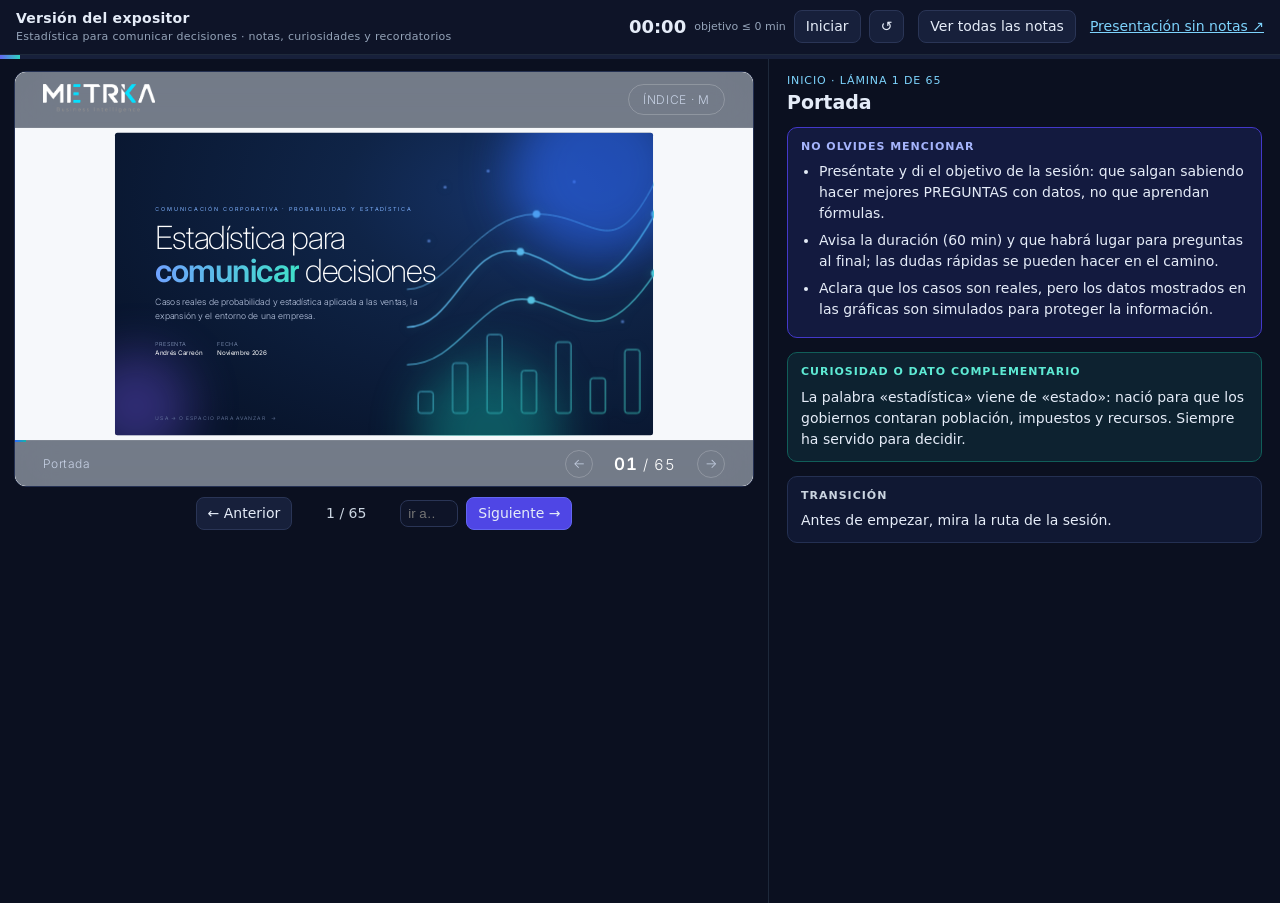
<file: expositor.html>
<!DOCTYPE html>
<html lang="es">
<head>
<meta charset="utf-8">
<meta name="viewport" content="width=device-width,initial-scale=1">
<meta name="robots" content="noindex">
<title>Versión del expositor · Estadística para comunicar decisiones</title>
<style>
*{box-sizing:border-box}
html,body{margin:0;height:100%;background:#0b1020;color:#e5ecf8;font:14px/1.5 Inter,system-ui,-apple-system,"Segoe UI",sans-serif}
a{color:#7dd3fc}
.top{display:flex;align-items:center;gap:14px;padding:8px 16px;border-bottom:1px solid #1e293b;background:#0e1428;flex-wrap:wrap}
.top h1{margin:0;font-size:14px;font-weight:600;letter-spacing:.02em}.top h1 small{display:block;font-weight:400;font-size:11px;color:#94a3b8}
.sp{flex:1}
.tm{display:flex;align-items:center;gap:8px;font-variant-numeric:tabular-nums}.tm b{font-size:18px;font-weight:600}.tm span{font-size:11px;color:#94a3b8}
.tm.late b{color:#f87171}.tm.ok b{color:#4ade80}
button{font:inherit;color:inherit;background:#17203b;border:1px solid #2a3556;border-radius:8px;padding:5px 11px;cursor:pointer}button:hover{background:#1f2b4d}button.pri{background:#4f46e5;border-color:#6366f1}
.bar{height:4px;background:#17203b;position:relative}.bar i{position:absolute;left:0;top:0;bottom:0;background:linear-gradient(90deg,#6366f1,#2dd4bf)}
.main{display:grid;grid-template-columns:minmax(0,1.5fr) minmax(320px,1fr);height:calc(100% - 52px - 4px)}
.deck{padding:12px 14px;display:flex;flex-direction:column;gap:10px;min-width:0;min-height:0}
.frame{position:relative;width:100%;aspect-ratio:16/9;max-height:calc(100% - 52px);margin:0 auto;border-radius:12px;overflow:hidden;border:1px solid #243052;background:#000}
.frame iframe{position:absolute;inset:0;width:100%;height:100%;border:0}
.ctl{display:flex;align-items:center;gap:8px;justify-content:center;flex-wrap:wrap}
.ctl .num{min-width:92px;text-align:center;font-variant-numeric:tabular-nums;color:#cbd5e1}
.ctl input{width:58px;background:#0e1428;border:1px solid #2a3556;border-radius:8px;color:inherit;padding:5px 7px;text-align:center}
.notes{border-left:1px solid #1e293b;padding:14px 18px 40px;overflow:auto;min-height:0}
.blk{font-size:11px;letter-spacing:.08em;text-transform:uppercase;color:#7dd3fc}
.notes h2{margin:2px 0 12px;font-size:19px;line-height:1.25}
.sec{margin:0 0 14px;padding:11px 13px;border-radius:10px;border:1px solid #243052;background:#101833}
.sec h3{margin:0 0 6px;font-size:11px;letter-spacing:.09em;text-transform:uppercase;color:#94a3b8;font-weight:600}
.sec ul{margin:0;padding-left:18px}.sec li{margin:0 0 6px}
.sec.m{border-color:#4338ca;background:#131a3f}.sec.m h3{color:#a5b4fc}
.sec.c{border-color:#115e59;background:#0d2230}.sec.c h3{color:#5eead4}
.sec.p{border-color:#a16207;background:#231d10}.sec.p h3{color:#fcd34d}
.sec.t h3{color:#cbd5e1}
.oc{display:inline-block;margin-left:6px;padding:1px 8px;border-radius:99px;background:#7f1d1d;color:#fecaca;font-size:10px;letter-spacing:.05em;vertical-align:middle}
.empty{color:#94a3b8}
.all{display:none;padding:18px 24px 60px;max-width:980px;margin:0 auto}
body.todas .main{display:none}body.todas .all{display:block}body.todas html{overflow:auto}
.all article{break-inside:avoid;margin:0 0 18px;padding:12px 14px;border:1px solid #243052;border-radius:10px;background:#101833}
.all article h2{margin:0 0 6px;font-size:16px}.all article h2 span{color:#7dd3fc;margin-right:8px}
.all .blkh{margin:26px 0 10px;font-size:13px;letter-spacing:.1em;text-transform:uppercase;color:#7dd3fc;border-bottom:1px solid #243052;padding-bottom:4px}
.all ul{margin:4px 0 6px;padding-left:18px}.all p{margin:4px 0}
body.todas{overflow:auto;height:auto}
@media (max-width:900px){.main{grid-template-columns:1fr;height:auto}.frame{max-height:none}.notes{border-left:0;border-top:1px solid #1e293b}}
@media print{.top,.bar{display:none}body{background:#fff;color:#000}.all article{background:#fff;border-color:#999}.all .blkh{color:#000}}
</style>
</head>
<body>
<div class="top">
  <h1>Versión del expositor<small>Estadística para comunicar decisiones · notas, curiosidades y recordatorios</small></h1>
  <span class="sp"></span>
  <div class="tm" id="tm" title="Tiempo transcurrido / objetivo acumulado hasta el final de este bloque"><b id="tmv">00:00</b><span id="tmo"></span><button id="tmb" type="button">Iniciar</button><button id="tmr" type="button" title="Reiniciar cronómetro">↺</button></div>
  <button id="vtodas" type="button">Ver todas las notas</button>
  <a href="index.html#1" target="_blank" rel="noopener">Presentación sin notas ↗</a>
</div>
<div class="bar"><i id="pg" style="width:0"></i></div>
<div class="main">
  <div class="deck">
    <div class="frame"><iframe id="fr" src="index.html#1" title="Presentación" allow="fullscreen"></iframe></div>
    <div class="ctl"><button id="prev" type="button">← Anterior</button><span class="num" id="num">1 / 65</span><input id="goto" type="number" min="1" max="65" placeholder="ir a…" aria-label="Ir a lámina"><button id="next" type="button" class="pri">Siguiente →</button></div>
  </div>
  <aside class="notes" id="notes"></aside>
</div>
<div class="all" id="all"></div>
<script src="notas.js"></script>
<script>
(function(){
var fr=document.getElementById('fr'),N=65,HID={23:1,43:1,63:1},cur=1,titles={};
function esc(s){return String(s==null?'':s).replace(/[&<>"]/g,function(c){return{'&':'&amp;','<':'&lt;','>':'&gt;','"':'&quot;'}[c];});}
function bloque(n){var B=window.BLOQUES,i;for(i=0;i<B.length;i++)if(n>=B[i].d&&n<=B[i].h)return i;return 0;}
function objetivo(n){var B=window.BLOQUES,i=bloque(n),fin=B[i].min+(i>0?0:0);var a=0,k;for(k=0;k<=i;k++)a+=B[k].min;return a;}
function nota(n){var x=window.NOTAS[n]||{};return{m:x.m||[],c:x.c||'',p:x.p||'',t:x.t||''};}
function html(n){
  var x=nota(n),b=window.BLOQUES[bloque(n)],ti=titles[n]||'',oc=HID[n]?'<span class="oc">OCULTA · se salta al avanzar</span>':'';
  return '<div class="blk">'+esc(b.n)+' · lámina '+n+' de '+N+'</div><h2>'+esc(ti||('Lámina '+n))+oc+'</h2>'
   +(x.m.length?'<div class="sec m"><h3>No olvides mencionar</h3><ul>'+x.m.map(function(t){return'<li>'+esc(t)+'</li>';}).join('')+'</ul></div>':'<div class="sec"><p class="empty">Sin notas para esta lámina.</p></div>')
   +(x.c?'<div class="sec c"><h3>Curiosidad o dato complementario</h3>'+esc(x.c)+'</div>':'')
   +(x.p?'<div class="sec p"><h3>Pregunta para el grupo</h3>'+esc(x.p)+'</div>':'')
   +(x.t?'<div class="sec t"><h3>Transición</h3>'+esc(x.t)+'</div>':'');
}
function pinta(){
  document.getElementById('notes').innerHTML=html(cur);document.getElementById('notes').scrollTop=0;
  document.getElementById('num').textContent=cur+' / '+N;document.getElementById('pg').style.width=(cur/N*100)+'%';
  document.getElementById('tmo').textContent='objetivo ≤ '+objetivo(cur)+' min';tick();
}
function titulos(){try{var d=fr.contentDocument;if(!d)return;[].forEach.call(d.querySelectorAll('section.slide'),function(s,i){titles[i+1]=s.getAttribute('data-title')||'';});}catch(e){}}
function ir(n){n=Math.max(1,Math.min(N,n));try{fr.contentWindow.location.hash='#'+n;}catch(e){fr.src='index.html#'+n;}if(n!==cur){cur=n;pinta();}}
function paso(d){var j=cur+d;while(j>=1&&j<=N&&HID[j])j+=d;if(j>=1&&j<=N)ir(j);}
function lee(){try{var h=parseInt(fr.contentWindow.location.hash.slice(1),10);if(!isNaN(h)&&h>=1&&h<=N&&h!==cur){cur=h;pinta();}}catch(e){}}
fr.addEventListener('load',function(){titulos();lee();pinta();});
setInterval(lee,250);
document.getElementById('prev').onclick=function(){paso(-1);};document.getElementById('next').onclick=function(){paso(1);};
document.getElementById('goto').onkeydown=function(e){if(e.key==='Enter'){ir(parseInt(this.value,10)||cur);this.value='';this.blur();}e.stopPropagation();};
addEventListener('keydown',function(e){if(e.target&&/INPUT|TEXTAREA/.test(e.target.tagName))return;
  if(e.key==='ArrowRight'||e.key==='PageDown'||e.key===' '){e.preventDefault();paso(1);}else if(e.key==='ArrowLeft'||e.key==='PageUp'){e.preventDefault();paso(-1);}});
/* cronómetro */
var t0=0,acum=0,corre=false;
function seg(){return acum+(corre?(Date.now()-t0)/1000:0);}
function fmt(s){s=Math.floor(s);var m=Math.floor(s/60);return String(m).padStart(2,'0')+':'+String(s%60).padStart(2,'0');}
function tick(){var s=seg(),o=objetivo(cur)*60,el=document.getElementById('tm');document.getElementById('tmv').textContent=fmt(s);el.classList.toggle('late',corre&&s>o+60);el.classList.toggle('ok',corre&&s<=o+60&&s>0);}
document.getElementById('tmb').onclick=function(){if(corre){acum=seg();corre=false;this.textContent='Reanudar';}else{t0=Date.now();corre=true;this.textContent='Pausar';}tick();};
document.getElementById('tmr').onclick=function(){acum=0;corre=false;document.getElementById('tmb').textContent='Iniciar';tick();};
setInterval(tick,1000);
/* todas las notas (imprimible) */
function todas(){
  titulos();var out='<h1 style="font-size:20px;margin:0 0 4px">Notas del expositor</h1><p style="color:#94a3b8;margin:0 0 10px">Estadística para comunicar decisiones · '+N+' láminas · 60 minutos. Usa Imprimir del navegador para guardarlo en PDF.</p>',b=-1,n;
  for(n=1;n<=N;n++){var k=bloque(n);if(k!==b){b=k;out+='<div class="blkh">'+esc(window.BLOQUES[k].n)+' · '+window.BLOQUES[k].min+' min</div>';}
    var x=nota(n);out+='<article><h2><span>'+n+'</span>'+esc(titles[n]||'')+(HID[n]?'<span class="oc">OCULTA</span>':'')+'</h2>'
      +(x.m.length?'<ul>'+x.m.map(function(t){return'<li>'+esc(t)+'</li>';}).join('')+'</ul>':'')
      +(x.c?'<p><b style="color:#5eead4">Curiosidad:</b> '+esc(x.c)+'</p>':'')+(x.p?'<p><b style="color:#fcd34d">Pregunta:</b> '+esc(x.p)+'</p>':'')+(x.t?'<p><b>Transición:</b> '+esc(x.t)+'</p>':'')+'</article>';}
  document.getElementById('all').innerHTML=out;
}
document.getElementById('vtodas').onclick=function(){var on=document.body.classList.toggle('todas');this.textContent=on?'Volver a la presentación':'Ver todas las notas';if(on)todas();};
var h0=parseInt(location.hash.slice(1),10);if(h0>=1&&h0<=N){cur=h0;fr.src='index.html#'+h0;}
pinta();
})();
</script>
</body>
</html>
</file>
<file: styles.css>
:root{
  --navy:#08142B; --navy2:#0F2447; --ink:#1B2336; --mute:#667085; --line:#E3E8F0; --bg:#F6F8FB; --card:#fff;
  --blue:#2F6BFF; --teal:#12B5A6; --amber:#F5A524; --coral:#F26B5B; --violet:#7C5CFF;
  --font:-apple-system,BlinkMacSystemFont,"SF Pro Display","SF Pro Text","Inter","Helvetica Neue",Arial,sans-serif;
  --top:56px; --bot:46px;
}
*{box-sizing:border-box;margin:0;padding:0}
html,body{position:fixed;inset:0;width:100%;height:100%;overflow:hidden;overscroll-behavior:none;touch-action:manipulation;background:var(--bg);color:var(--ink);font-family:var(--font);font-weight:300;-webkit-font-smoothing:antialiased}
button{font:inherit;color:inherit;background:none;border:0;cursor:pointer}
a{color:inherit;text-decoration:none}

/* ---------- top bar & nav ---------- */
.topbar{position:fixed;inset:0 0 auto 0;height:var(--top);display:flex;align-items:center;gap:28px;padding:0 28px;z-index:50;
  background:rgba(255,255,255,.82);backdrop-filter:blur(18px);border-bottom:1px solid var(--line);transition:.5s}
.brand{font-weight:500;letter-spacing:.04em;font-size:13px;display:flex;align-items:center;gap:10px;white-space:nowrap}
.brand i{width:10px;height:10px;border-radius:3px;background:linear-gradient(135deg,var(--blue),var(--teal));display:inline-block}
.nav{display:flex;gap:2px;margin-left:auto}
.nav-item{position:relative}
.nav-item>button{padding:8px 14px;font-size:13px;border-radius:8px;color:var(--mute);transition:.25s;white-space:nowrap}
.nav-item:hover>button,.nav-item.cur>button{color:var(--ink);background:rgba(47,107,255,.08)}
.nav-item.cur>button{font-weight:500}
.sub{position:absolute;top:100%;left:0;min-width:270px;padding:8px;margin-top:6px;background:#fff;border:1px solid var(--line);border-radius:12px;
  box-shadow:0 18px 44px rgba(8,20,43,.14);opacity:0;visibility:hidden;transform:translateY(6px);transition:.22s}
.nav-item:last-child .sub,.nav-item:nth-last-child(2) .sub{left:auto;right:0}
.nav-item:hover .sub{opacity:1;visibility:visible;transform:none}
.sub button{display:flex;gap:10px;width:100%;text-align:left;padding:8px 10px;border-radius:8px;font-size:13px;color:var(--ink);transition:.2s}
.sub button:hover{background:rgba(47,107,255,.08);color:var(--blue)}
.sub button.cur{color:var(--blue);font-weight:500}
.sub b{font-weight:400;color:var(--mute);min-width:22px;font-variant-numeric:tabular-nums}
.idx-btn{padding:7px 14px;border:1px solid var(--line);border-radius:999px;font-size:12px;letter-spacing:.06em;transition:.25s}
.idx-btn:hover{border-color:var(--blue);color:var(--blue)}

/* ---------- footer ---------- */
.botbar{position:fixed;inset:auto 0 0 0;height:var(--bot);display:flex;align-items:center;justify-content:space-between;padding:0 28px;z-index:50;
  background:rgba(255,255,255,.82);backdrop-filter:blur(18px);border-top:1px solid var(--line);font-size:12px;color:var(--mute);transition:.5s}
.progress{position:absolute;left:0;top:-1px;height:2px;background:linear-gradient(90deg,var(--blue),var(--teal));transition:width .6s cubic-bezier(.2,.8,.2,1)}
.crumbs{letter-spacing:.04em}
.crumbs b{font-weight:500;color:var(--ink)}
.ctrl{display:flex;align-items:center;gap:14px}
.ctrl button{width:28px;height:28px;border-radius:50%;border:1px solid var(--line);transition:.2s;font-size:13px;line-height:1}
.ctrl button:hover{border-color:var(--blue);color:var(--blue)}
.pager{font-variant-numeric:tabular-nums;font-size:15px;color:var(--ink);font-weight:300;letter-spacing:.06em;min-width:76px;text-align:center}
.pager b{font-weight:600;font-size:17px}
body[data-theme=dark] .topbar,body[data-theme=dark] .botbar{background:rgba(8,20,43,.55);border-color:rgba(255,255,255,.08);color:#c6d0e4}
body[data-theme=dark] .nav-item>button{color:#aab6cf}
body[data-theme=dark] .nav-item:hover>button,body[data-theme=dark] .nav-item.cur>button{color:#fff;background:rgba(255,255,255,.1)}
body[data-theme=dark] .brand,body[data-theme=dark] .pager,body[data-theme=dark] .crumbs b{color:#fff}
body[data-theme=dark] .idx-btn,body[data-theme=dark] .ctrl button{border-color:rgba(255,255,255,.2)}

/* ---------- stage ---------- */
#stage{position:absolute;left:50%;width:1280px;height:720px;transform-origin:center center}
.slide{position:absolute;inset:0;overflow:hidden;opacity:0;visibility:hidden;transform:translateY(14px) scale(.992);transition:opacity .55s,transform .7s cubic-bezier(.2,.8,.2,1),visibility 0s .7s;border-radius:6px}
.slide.active{opacity:1;visibility:visible;transform:none;transition:opacity .55s,transform .7s cubic-bezier(.2,.8,.2,1)}
.slide.content{background:#fff;padding:54px 72px;box-shadow:0 30px 80px rgba(8,20,43,.10)}
.slide.content::before{content:"";position:absolute;right:-160px;top:-160px;width:420px;height:420px;border-radius:50%;background:radial-gradient(circle,rgba(47,107,255,.10),transparent 70%)}
.slide.dark{color:#fff;background:radial-gradient(1200px 700px at 78% 20%,#16346B 0%,var(--navy2) 38%,var(--navy) 100%)}
.rv{opacity:0}
.slide.active .rv{animation:rise .8s cubic-bezier(.2,.8,.2,1) both;animation-delay:calc(var(--i,0)*80ms + 180ms)}
@keyframes rise{from{opacity:0;transform:translateY(22px)}to{opacity:1;transform:none}}

.crumb{font-size:12px;letter-spacing:.18em;text-transform:uppercase;color:var(--blue);font-weight:500;display:flex;align-items:center;gap:10px}
.crumb::before{content:"";width:22px;height:1px;background:currentColor}
h2{font-size:40px;font-weight:200;letter-spacing:-.02em;margin-top:12px;line-height:1.1}
h2 em{font-style:normal;font-weight:500;background:linear-gradient(90deg,var(--blue),var(--teal));-webkit-background-clip:text;background-clip:text;color:transparent}
.lead{font-size:17px;color:var(--mute);margin-top:10px;max-width:760px;line-height:1.5}
.body{position:absolute;left:72px;right:72px;top:176px;bottom:50px}

/* ---------- cover / section ---------- */
.orb{position:absolute;border-radius:50%;filter:blur(60px);opacity:.55;animation:float 14s ease-in-out infinite}
.orb.a{width:420px;height:420px;background:var(--blue);right:-80px;top:-120px}
.orb.b{width:340px;height:340px;background:var(--teal);right:220px;bottom:-160px;animation-delay:-5s;opacity:.4}
.orb.c{width:260px;height:260px;background:var(--violet);left:-80px;bottom:-60px;animation-delay:-9s;opacity:.35}
@keyframes float{50%{transform:translate(30px,-26px) scale(1.08)}}
.grid-bg{position:absolute;inset:0;background-image:linear-gradient(rgba(255,255,255,.05) 1px,transparent 1px),linear-gradient(90deg,rgba(255,255,255,.05) 1px,transparent 1px);background-size:64px 64px;
  -webkit-mask-image:radial-gradient(circle at 70% 40%,#000,transparent 70%);mask-image:radial-gradient(circle at 70% 40%,#000,transparent 70%)}
.cover-in{position:absolute;left:96px;top:50%;transform:translateY(-52%);max-width:780px}
.eyebrow{font-size:13px;letter-spacing:.3em;text-transform:uppercase;color:#7FB2FF;font-weight:400}
.cover h1{font-size:76px;font-weight:200;letter-spacing:-.035em;line-height:1.02;margin:22px 0 22px}
.cover h1 b{font-weight:600;background:linear-gradient(90deg,#6FA2FF,#3FE0C9);-webkit-background-clip:text;background-clip:text;color:transparent}
.cover p{font-size:21px;color:#b9c6e0;line-height:1.5;max-width:640px}
.meta{margin-top:44px;display:flex;gap:34px;font-size:13px;color:#8ea0c4;letter-spacing:.08em}
.meta span b{display:block;color:#fff;font-weight:400;font-size:15px;letter-spacing:0;margin-top:4px}
.hint{position:absolute;left:96px;bottom:34px;font-size:12px;letter-spacing:.2em;color:#7587ac;text-transform:uppercase}
.hint i{display:inline-block;animation:nudge 1.8s ease-in-out infinite;font-style:normal;margin-left:6px}
@keyframes nudge{50%{transform:translateX(7px)}}
.section .big{position:absolute;right:70px;top:40px;font-size:420px;font-weight:100;line-height:1;color:rgba(255,255,255,.06);letter-spacing:-.05em}
.section .cover-in{max-width:700px}
.section h1{font-size:64px}
.section .time{display:inline-block;margin-top:30px;padding:8px 18px;border:1px solid rgba(255,255,255,.22);border-radius:999px;font-size:13px;letter-spacing:.12em;color:#b9c6e0}

/* ---------- tooltip & hover base ---------- */
#tip{position:fixed;z-index:200;pointer-events:none;max-width:290px;padding:12px 15px;border-radius:12px;background:rgba(8,20,43,.94);color:#fff;font-size:13px;line-height:1.45;
  box-shadow:0 14px 36px rgba(8,20,43,.35);opacity:0;transform:translateY(6px);transition:opacity .18s,transform .18s}
#tip.on{opacity:1;transform:none}
#tip b{display:block;font-weight:500;font-size:14px;margin-bottom:3px;color:#8DB6FF}
#tip span{color:#cdd7ea;font-weight:300}
[data-tip]{cursor:default}
.sa{transition:transform .3s cubic-bezier(.2,.8,.2,1),box-shadow .3s,filter .3s,background .3s,border-color .3s}
.sa:hover,.sa.hl{transform:translateY(-5px);filter:saturate(1.15) brightness(1.06);z-index:5}

/* ---------- SmartArt: cards ---------- */
.cards{display:grid;gap:18px;height:100%}
.card{background:var(--card);border:1px solid var(--line);border-radius:18px;padding:26px 22px;display:flex;flex-direction:column;position:relative;overflow:hidden}
.card::after{content:"";position:absolute;left:0;top:0;height:4px;width:100%;background:var(--c,var(--blue));transform-origin:left;transform:scaleX(.28);transition:transform .45s cubic-bezier(.2,.8,.2,1)}
.card:hover{box-shadow:0 22px 46px rgba(8,20,43,.12);border-color:transparent}
.card:hover::after,.card.hl::after{transform:scaleX(1)}
.card .n{font-size:44px;font-weight:200;color:var(--c,var(--blue));letter-spacing:-.03em}
.card h3{font-size:19px;font-weight:500;margin:14px 0 8px;letter-spacing:-.01em}
.card p{font-size:14px;color:var(--mute);line-height:1.5}
.tags{display:flex;flex-wrap:wrap;gap:6px;margin-top:auto;padding-top:14px}
.tag{font-size:11px;padding:4px 10px;border-radius:999px;background:rgba(47,107,255,.08);color:var(--blue);letter-spacing:.02em;transition:.25s}
.tag:hover{background:var(--blue);color:#fff}

/* ---------- SmartArt: chevron process ---------- */
.chevs{display:flex;height:100%;align-items:center}
.chev{flex:1;height:150px;position:relative;margin-left:-26px;display:flex;flex-direction:column;justify-content:center;padding:0 52px 0 58px;color:#fff;
  clip-path:polygon(0 0,calc(100% - 38px) 0,100% 50%,calc(100% - 38px) 100%,0 100%,38px 50%);background:var(--c)}
.chev:first-child{margin-left:0;clip-path:polygon(0 0,calc(100% - 38px) 0,100% 50%,calc(100% - 38px) 100%,0 100%);padding-left:30px}
.chev small{font-size:12px;letter-spacing:.14em;opacity:.8}
.chev h4{font-size:18px;font-weight:500;margin-top:6px}
.chev:hover{transform:translateY(-8px);filter:brightness(1.12)}
.chev-notes{display:flex;gap:14px;margin-top:-90px}
.chev-notes div{flex:1;font-size:14px;color:var(--mute);line-height:1.5;padding-top:14px;border-top:1px solid var(--line)}

/* ---------- SmartArt: hub & spoke / cycle ---------- */
.hub{position:relative;width:560px;height:480px;margin:0 auto}
.hub .core{position:absolute;left:50%;top:50%;width:150px;height:150px;margin:-75px 0 0 -75px;border-radius:50%;display:flex;align-items:center;justify-content:center;text-align:center;
  background:linear-gradient(135deg,var(--blue),var(--teal));color:#fff;font-weight:500;font-size:17px;z-index:3;box-shadow:0 18px 44px rgba(47,107,255,.35)}
.hub .core::before{content:"";position:absolute;inset:-14px;border-radius:50%;border:1px dashed rgba(47,107,255,.4);animation:spin 40s linear infinite}
@keyframes spin{to{transform:rotate(360deg)}}
.spoke{position:absolute;left:50%;top:50%;width:var(--R,190px);height:1px;background:linear-gradient(90deg,var(--line),var(--c));transform-origin:0 50%;transform:rotate(var(--a))}
.node{position:absolute;left:50%;top:50%;width:150px;height:62px;margin:-31px 0 0 -75px;display:flex;align-items:center;justify-content:center;text-align:center;padding:0 12px;
  border-radius:16px;background:#fff;border:1.5px solid var(--c);font-size:13.5px;line-height:1.25;color:var(--ink);z-index:4;font-weight:400;
  --t:rotate(var(--a)) translateX(var(--R,190px)) rotate(calc(-1*var(--a)));transform:var(--t);box-shadow:0 8px 22px rgba(8,20,43,.07);transition:.3s}
.node:hover{background:var(--c);color:#fff;transform:var(--t) scale(1.08);box-shadow:0 14px 30px rgba(8,20,43,.2)}
.ring{position:absolute;left:50%;top:50%;width:calc(var(--R)*2);height:calc(var(--R)*2);margin:calc(var(--R)*-1) 0 0 calc(var(--R)*-1);border-radius:50%;border:1px dashed #cfd8e8;animation:spin 90s linear infinite reverse}
.cycle .node{width:140px}
.cycle .core{width:130px;height:130px;margin:-65px 0 0 -65px;font-size:15px}

/* ---------- SmartArt: pyramid ---------- */
.pyr{position:relative;width:440px;height:360px}
.band{position:absolute;inset:0;background:var(--c);display:flex;align-items:center;justify-content:center;color:#fff;font-weight:500;font-size:15px}
.band span{position:absolute;left:0;right:0;text-align:center}
.pyr .b1{clip-path:polygon(50% 0,66% 32%,34% 32%)}
.pyr .b2{clip-path:polygon(33% 34%,67% 34%,82.5% 65%,17.5% 65%)}
.pyr .b3{clip-path:polygon(16.5% 67%,83.5% 67%,100% 100%,0 100%)}
.pyr .b1 span{top:19%}.pyr .b2 span{top:49%}.pyr .b3 span{top:82%}
.band:hover,.band.hl{filter:brightness(1.14)}
.pyr .band:hover,.pyr .band.hl{transform:scale(1.03)}
.row{display:grid;grid-template-columns:480px 1fr;gap:56px;height:100%;align-items:center}
.stack{display:flex;flex-direction:column;gap:14px}
.li{display:flex;gap:18px;align-items:flex-start;padding:18px 20px;border-radius:16px;background:#fff;border:1px solid var(--line);border-left:5px solid var(--c)}
.li h4{font-size:17px;font-weight:500}.li p{font-size:14px;color:var(--mute);margin-top:4px;line-height:1.45}
.li:hover,.li.hl{box-shadow:0 16px 36px rgba(8,20,43,.10)}
.li .k{font-size:28px;font-weight:200;color:var(--c);min-width:38px}

/* ---------- SmartArt: honeycomb ---------- */
.honey{position:relative;width:540px;height:430px;margin:0 auto}
.hex{position:absolute;width:168px;height:194px;clip-path:polygon(50% 0,100% 25%,100% 75%,50% 100%,0 75%,0 25%);background:var(--c);color:#fff;display:flex;flex-direction:column;
  align-items:center;justify-content:center;text-align:center;padding:0 20px;font-size:14px;font-weight:400;line-height:1.25;left:var(--x);top:var(--y)}
.hex small{font-size:11px;letter-spacing:.14em;opacity:.8;margin-bottom:6px}
.hex:hover{filter:brightness(1.15);transform:scale(1.07)}

/* ---------- SmartArt: matrix ---------- */
.mtx{position:relative;display:grid;grid-template-columns:1fr 1fr;gap:14px;height:100%;padding:0 0 28px 30px}
.q{border-radius:18px;padding:26px 28px;background:color-mix(in srgb,var(--c) 9%,#fff);border:1px solid color-mix(in srgb,var(--c) 28%,#fff);position:relative}
.q h3{font-size:22px;font-weight:300;color:var(--c)}
.q p{font-size:14px;color:var(--mute);margin-top:8px;line-height:1.5;max-width:380px}
.q .big{position:absolute;right:22px;bottom:8px;font-size:84px;font-weight:100;color:var(--c);opacity:.18}
.q:hover{background:var(--c);border-color:var(--c)}.q:hover h3,.q:hover p,.q:hover .big{color:#fff}.q:hover .big{opacity:.3}
.axis{position:absolute;font-size:11px;letter-spacing:.2em;text-transform:uppercase;color:var(--mute)}
.axis.x{bottom:0;left:30px;right:0;text-align:center}
.axis.y{left:0;top:0;bottom:28px;writing-mode:vertical-rl;transform:rotate(180deg);text-align:center}

/* ---------- SmartArt: layers ---------- */
.layers{display:flex;flex-direction:column;gap:12px;height:100%;justify-content:center}
.layer{display:grid;grid-template-columns:200px 1fr;align-items:center;gap:20px;padding:16px 22px;border-radius:16px;background:color-mix(in srgb,var(--c) 8%,#fff);border:1px solid color-mix(in srgb,var(--c) 25%,#fff);position:relative;overflow:hidden}
.layer::before{content:"";position:absolute;left:0;top:0;bottom:0;width:6px;background:var(--c)}
.layer h4{font-size:16px;font-weight:500;padding-left:8px}.layer h4 small{display:block;font-weight:300;color:var(--mute);font-size:12px;margin-top:2px}
.layer .tags{margin:0;padding:0}
.layer .tag{background:#fff;color:var(--ink);border:1px solid var(--line);font-size:12px;padding:6px 12px}
.layer .tag:hover{background:var(--c);border-color:var(--c);color:#fff}
.layer:hover{transform:translateX(8px)}
.layer .arrow{position:absolute;right:22px;color:var(--c);font-size:18px;opacity:.5}

/* ---------- KPI / bars / venn / timeline ---------- */
.kpis{display:grid;grid-template-columns:repeat(3,1fr);gap:16px}
.kpi{padding:18px 20px;border-radius:16px;background:var(--bg);border:1px solid var(--line)}
.kpi .v{font-size:42px;font-weight:200;letter-spacing:-.03em;color:var(--c)}
.kpi .v small{font-size:20px;margin-left:2px}
.kpi p{font-size:13px;color:var(--mute);margin-top:2px}
.kpi:hover{background:#fff;box-shadow:0 16px 36px rgba(8,20,43,.10)}
.bars{display:flex;flex-direction:column;gap:20px;justify-content:center;height:100%}
.bar{display:grid;grid-template-columns:210px 1fr 70px;align-items:center;gap:20px}
.bar label{font-size:15px;font-weight:400}
.track{height:16px;border-radius:99px;background:#EEF2F8;overflow:hidden}
.fill{height:100%;width:0;border-radius:99px;background:linear-gradient(90deg,var(--c),color-mix(in srgb,var(--c) 55%,#fff));transition:width 1.4s cubic-bezier(.2,.8,.2,1) .5s}
.slide.active .fill{width:var(--w)}
.bar b{font-weight:300;font-size:22px;text-align:right;color:var(--c)}
.bar:hover .track{box-shadow:0 0 0 4px color-mix(in srgb,var(--c) 18%,transparent)}
.note{font-size:12px;color:var(--mute);letter-spacing:.04em;margin-top:6px}
.venn{position:relative;width:480px;height:400px;margin:0 auto}
.vc{position:absolute;width:250px;height:250px;border-radius:50%;background:var(--c);opacity:.78;mix-blend-mode:multiply;display:flex;align-items:center;justify-content:center;text-align:center;font-size:15px;font-weight:500;color:#fff;transition:.3s}
.vc:hover{opacity:.95;transform:scale(1.05)}
.vc.v1{left:50px;top:0;justify-content:flex-start;padding:0 0 70px 34px}.vc.v2{left:180px;top:0;justify-content:flex-end;padding:0 34px 70px 0}.vc.v3{left:115px;top:140px;align-items:flex-end;padding-bottom:34px}
.venn .mid{position:absolute;left:50%;top:150px;transform:translateX(-50%);z-index:5;font-size:14px;font-weight:600;color:var(--navy);pointer-events:none;text-align:center}
.tl{position:relative;height:100%;display:flex;align-items:center}
.tl::before{content:"";position:absolute;left:0;right:0;top:50%;height:2px;background:linear-gradient(90deg,var(--blue),var(--teal))}
.ms{flex:1;position:relative;height:100%}
.ms .dot{position:absolute;left:50%;top:50%;width:22px;height:22px;margin:-11px 0 0 -11px;border-radius:50%;background:#fff;border:4px solid var(--c);z-index:2;transition:.3s}
.ms:hover .dot{transform:scale(1.5);background:var(--c)}
.ms .txt{position:absolute;left:50%;transform:translateX(-50%);width:230px;text-align:center}
.ms:nth-child(odd) .txt{bottom:calc(50% + 28px)}.ms:nth-child(even) .txt{top:calc(50% + 28px)}
.ms .txt small{font-size:12px;letter-spacing:.16em;color:var(--c);font-weight:500}
.ms .txt h4{font-size:18px;font-weight:500;margin:4px 0}.ms .txt p{font-size:13px;color:var(--mute);line-height:1.45}
.cta{display:inline-flex;align-items:center;gap:8px;margin-top:16px;padding:10px 20px;border-radius:999px;background:var(--navy);color:#fff;font-size:13px;letter-spacing:.04em;transition:.3s}
.cta:hover{background:var(--blue);transform:translateX(4px)}
.link-card{display:flex;flex-direction:column;justify-content:space-between;min-height:210px;color:var(--ink)}
.link-card .go{font-size:13px;color:var(--c);letter-spacing:.06em}
.two{display:grid;grid-template-columns:380px 1fr;gap:40px;height:100%;align-items:center}
.pts{display:flex;flex-direction:column;gap:18px}
.pts div{padding-left:18px;border-left:2px solid var(--blue);font-size:16px;line-height:1.5;color:var(--ink)}
.pts div small{display:block;color:var(--mute);font-size:13px}

/* ---------- index overlay ---------- */
#index{position:fixed;inset:0;z-index:150;background:rgba(8,20,43,.94);backdrop-filter:blur(14px);color:#fff;padding:90px 7vw 60px;overflow:auto;opacity:0;visibility:hidden;transition:.35s}
#index.on{opacity:1;visibility:visible}
#index h3{font-size:12px;letter-spacing:.3em;text-transform:uppercase;color:#7FB2FF;font-weight:400;margin-bottom:26px}
.idx-grid{display:grid;grid-template-columns:repeat(auto-fit,minmax(220px,1fr));gap:34px}
.idx-col h4{font-size:19px;font-weight:300;margin-bottom:12px;padding-bottom:10px;border-bottom:1px solid rgba(255,255,255,.14)}
.idx-col button{display:flex;gap:10px;width:100%;text-align:left;padding:7px 0;font-size:14px;color:#aab6cf;transition:.2s}
.idx-col button:hover,.idx-col button.cur{color:#fff;transform:translateX(5px)}
.idx-col button b{font-weight:300;color:#6f82a8;min-width:24px}
.close{position:absolute;right:34px;top:26px;font-size:30px;font-weight:200;color:#fff}
@media (max-width:900px){.nav{display:none}.topbar{justify-content:space-between}.idx-btn{margin-left:auto}}
@media print{.topbar,.botbar{display:none}}

/* ================= v2: audiencia estudiantes, casos con hilo ================= */
:root{--green:#2FA56B}
.sub{max-height:72vh;overflow:auto}
.subh{font-size:10px;letter-spacing:.18em;text-transform:uppercase;color:var(--mute);padding:10px 10px 4px}
.subh i{display:inline-block;width:8px;height:8px;border-radius:50%;background:var(--c);margin-right:7px}
.slide.content{padding:48px 72px}
h2{font-size:38px}
.thread{position:absolute;right:72px;top:50px;display:flex;gap:6px;z-index:6}
.thread span{font-size:10.5px;letter-spacing:.08em;padding:5px 11px;border-radius:999px;border:1px solid var(--line);color:var(--mute);transition:.3s;background:#fff}
.thread span.on{background:var(--c);border-color:var(--c);color:#fff;font-weight:500}
.thread span.done{color:var(--c);border-color:color-mix(in srgb,var(--c) 40%,#fff)}
/* ficha */
.fiche{position:absolute;left:72px;right:72px;top:172px;bottom:112px;display:grid;grid-template-columns:1.05fr 1fr;gap:22px}
.pq{border-radius:18px;padding:20px 24px;position:relative;overflow:hidden}
.pq small{display:block;font-size:11px;letter-spacing:.2em;font-weight:600;margin-bottom:8px}
.pq p{font-size:19px;line-height:1.38;font-weight:300}
.pq.q{background:#fff;border:1px solid var(--line);border-left:6px solid var(--c)}.pq.q small{color:var(--c)}
.pq.h{background:color-mix(in srgb,var(--c) 10%,#fff);border:1px solid color-mix(in srgb,var(--c) 30%,#fff)}.pq.h small{color:var(--c)}
.pq.h p{font-style:italic}
.fiche .l{display:flex;flex-direction:column;gap:16px}
.fiche .r{display:flex;flex-direction:column;gap:16px}
.lbl{font-size:11px;letter-spacing:.2em;font-weight:600;color:var(--mute);margin-bottom:8px}
.mets{display:flex;flex-direction:column;gap:8px}
.met{display:flex;align-items:center;gap:12px;padding:11px 16px;border-radius:12px;border:1px solid var(--line);background:#fff;font-size:15px;font-weight:400;cursor:default}
.met i{width:9px;height:9px;border-radius:50%;background:var(--c);flex:none}
.met:hover{background:var(--c);color:#fff;transform:translateX(6px);border-color:var(--c)}.met:hover i{background:#fff}
.fiche .kpis{grid-template-columns:repeat(3,1fr);gap:10px}
.fiche .kpi{padding:12px 14px}.fiche .kpi .v{font-size:32px}.fiche .kpi .v small{font-size:15px}.fiche .kpi p{font-size:12px;line-height:1.3}
.strip{position:absolute;left:72px;right:72px;bottom:44px;height:56px;border-radius:14px;background:var(--navy);color:#fff;display:flex;align-items:center;gap:16px;padding:0 24px;font-size:15px}
.strip b{font-size:10.5px;letter-spacing:.2em;color:#7FB2FF;font-weight:600;white-space:nowrap}
.strip span{font-weight:300;line-height:1.35}
/* evidencia */
.evid{position:absolute;left:72px;right:72px;top:150px;bottom:44px;display:grid;grid-template-columns:1.35fr 1fr;gap:28px}
.shots{display:grid;gap:12px;min-height:0}
.shots.n1{grid-template-rows:1fr}.shots.n2{grid-template-columns:1fr 1fr}.shots.n3{grid-template-columns:1fr 1fr 1fr}.shots.n4{grid-template-columns:1fr 1fr;grid-template-rows:1fr 1fr}
.shot{margin:0;border-radius:14px;border:1px solid var(--line);background:#fff;overflow:hidden;display:flex;flex-direction:column;min-height:0;position:relative}
.shot .img{flex:1;min-height:0;display:flex;align-items:center;justify-content:center;background:#fafbfd;padding:8px}
.shot img{max-width:100%;max-height:100%;object-fit:contain;transition:transform .5s cubic-bezier(.2,.8,.2,1)}
.shot:hover img{transform:scale(1.06)}
.shot figcaption{font-size:12px;color:var(--mute);padding:8px 12px;border-top:1px solid var(--line);line-height:1.3}
.read{display:flex;flex-direction:column;gap:12px;min-height:0}
.rd{display:flex;gap:14px;align-items:flex-start;padding:13px 16px;border-radius:14px;background:var(--bg);border:1px solid var(--line);font-size:14.5px;line-height:1.42}
.rd b{font-weight:300;font-size:26px;color:var(--c);line-height:1;min-width:24px}
.rd:hover{background:#fff;box-shadow:0 12px 28px rgba(8,20,43,.09)}
.warn{margin-top:auto;padding:14px 16px;border-radius:14px;background:#FFF6E5;border:1px solid #F8DDA8;font-size:13.5px;line-height:1.42;color:#7a5200}
.warn b{display:block;font-size:10.5px;letter-spacing:.2em;margin-bottom:4px;color:#B97800}
/* bridge */
.bridge{display:flex;flex-direction:column;justify-content:center;padding-left:110px!important}
.bridge .thread{top:50px}
.bridge .from{font-size:24px;font-weight:200;color:var(--mute);max-width:760px;line-height:1.4}
.bridge .ask{font-size:50px;font-weight:200;letter-spacing:-.025em;line-height:1.12;max-width:900px;margin-top:26px}
.bridge .ask em{font-style:normal;font-weight:600;color:var(--c)}
.bridge .nxt{margin-top:34px;display:inline-flex;align-items:center;gap:10px;font-size:13px;letter-spacing:.14em;color:var(--c);font-weight:500}
.bridge::after{content:"";position:absolute;left:72px;top:150px;bottom:150px;width:3px;border-radius:3px;background:linear-gradient(var(--c),transparent)}
/* path / recorrido */
.path{position:relative;display:flex;justify-content:space-between;align-items:flex-start;height:100%;padding-top:70px}
.path::before{content:"";position:absolute;left:60px;right:60px;top:106px;height:3px;background:linear-gradient(90deg,var(--blue),var(--amber),var(--violet),var(--teal),var(--green));border-radius:3px}
.st{position:relative;width:200px;text-align:center;cursor:pointer}
.st .dot{width:74px;height:74px;border-radius:50%;margin:0 auto;background:#fff;border:4px solid var(--c);display:flex;align-items:center;justify-content:center;font-size:24px;font-weight:200;color:var(--c);transition:.35s;position:relative;z-index:2}
.st:hover .dot{background:var(--c);color:#fff;transform:scale(1.14);box-shadow:0 14px 30px color-mix(in srgb,var(--c) 40%,transparent)}
.st h4{font-size:17px;font-weight:500;margin-top:16px}.st p{font-size:13px;color:var(--mute);margin-top:6px;line-height:1.45;padding:0 8px}
.st .q{display:inline-block;margin-top:12px;font-size:12px;padding:5px 12px;border-radius:999px;background:color-mix(in srgb,var(--c) 10%,#fff);color:var(--c)}
/* tree */
.tree{position:relative;height:100%}
.root{width:340px;margin:0 auto;padding:16px 20px;border-radius:16px;background:linear-gradient(135deg,var(--blue),var(--teal));color:#fff;text-align:center;font-size:20px;font-weight:400;box-shadow:0 18px 40px rgba(47,107,255,.28);position:relative}
.root::after{content:"";position:absolute;left:50%;top:100%;width:1px;height:24px;background:#c5cfe2}
.branches{display:grid;grid-template-columns:repeat(4,1fr);gap:16px;margin-top:24px;position:relative}
.branches::before{content:"";position:absolute;left:12.5%;right:12.5%;top:0;height:1px;background:#c5cfe2}
.br{background:#fff;border:1px solid var(--line);border-top:4px solid var(--c);border-radius:14px;padding:16px 14px;position:relative;margin-top:16px}
.br::before{content:"";position:absolute;left:50%;top:-17px;width:1px;height:16px;background:#c5cfe2}
.br h4{font-size:16px;font-weight:500;color:var(--c);min-height:40px}
.br small{display:block;font-size:11px;letter-spacing:.14em;color:var(--mute);margin:8px 0 8px}
.br .chip{display:block;font-size:13px;padding:8px 10px;margin-bottom:6px;border-radius:9px;background:color-mix(in srgb,var(--c) 9%,#fff);color:var(--ink);transition:.25s;cursor:pointer}
.br .chip:hover{background:var(--c);color:#fff;transform:translateX(4px)}
.br:hover{box-shadow:0 18px 38px rgba(8,20,43,.12);transform:translateY(-4px)}
/* stairs */
.stairs{display:flex;align-items:flex-end;gap:10px;height:100%;padding-bottom:6px}
.stp{flex:1;border-radius:14px 14px 4px 4px;background:var(--c);color:#fff;padding:16px 14px;display:flex;flex-direction:column;justify-content:flex-start;transition:.35s;position:relative}
.stp small{font-size:11px;letter-spacing:.16em;opacity:.8}.stp h4{font-size:15px;font-weight:500;margin:6px 0 8px;line-height:1.25}.stp p{font-size:12.5px;line-height:1.4;opacity:.92}
.stp:hover{filter:brightness(1.12);transform:translateY(-8px)}
.calc{background:#fff;border:1px solid var(--line);border-radius:16px;padding:16px 18px;font-size:13.5px}
.calc table{width:100%;border-collapse:collapse;margin-top:8px}.calc td,.calc th{padding:5px 6px;text-align:right;font-weight:300}.calc th{font-weight:500;font-size:11px;letter-spacing:.06em;color:var(--mute)}
.calc td:first-child,.calc th:first-child{text-align:left}.calc tr.t td{border-top:1px solid var(--line);font-weight:500;color:var(--blue)}
/* demos */
.demo{display:grid;grid-template-columns:1.1fr 1fr;gap:34px;height:100%}
.panel{background:#fff;border:1px solid var(--line);border-radius:18px;padding:22px 24px}
.row2{display:flex;align-items:center;gap:14px;margin-bottom:12px;font-size:14px}
.row2 label{min-width:92px;color:var(--mute)}
input[type=range]{flex:1;accent-color:var(--blue)}
.pbar{display:grid;grid-template-columns:90px 1fr 54px;gap:12px;align-items:center;margin:11px 0;font-size:14px}
.pbar .t{height:20px;background:#EEF2F8;border-radius:99px;overflow:hidden}.pbar .f{height:100%;border-radius:99px;background:var(--c);transition:width .5s cubic-bezier(.2,.8,.2,1)}
.pbar b{font-weight:400;text-align:right}
.utbl{width:100%;border-collapse:collapse;font-size:13.5px;margin-bottom:8px}.utbl th{font-size:10.5px;letter-spacing:.1em;color:var(--mute);font-weight:500;text-align:right;padding:4px 6px}.utbl td{padding:6px;text-align:right;font-weight:300;border-top:1px solid var(--line)}
.utbl th:first-child,.utbl td:first-child{text-align:left}.utbl tr.win td{color:var(--blue);font-weight:500}
.btn{display:inline-flex;align-items:center;gap:8px;padding:10px 20px;border-radius:999px;background:var(--navy);color:#fff;font-size:13px;letter-spacing:.04em;transition:.3s}
.btn:hover{background:var(--blue)}
.btn.alt{background:#fff;color:var(--ink);border:1px solid var(--line)}.btn.alt.on{background:var(--blue);color:#fff;border-color:var(--blue)}
.vbars{display:flex;align-items:flex-end;gap:18px;height:250px;padding:0 10px;border-bottom:1px solid #cfd8e8;position:relative}
.vb{flex:1;background:linear-gradient(180deg,var(--blue),#6FA2FF);border-radius:8px 8px 0 0;position:relative;transition:height .8s cubic-bezier(.2,.8,.2,1)}
.vb span{position:absolute;top:-24px;left:0;right:0;text-align:center;font-size:14px;font-weight:400}
.vlab{display:flex;gap:18px;padding:6px 10px;font-size:12px;color:var(--mute)}.vlab div{flex:1;text-align:center}
.dtbl{width:100%;border-collapse:collapse;font-size:14px}.dtbl th{font-size:10.5px;letter-spacing:.12em;color:var(--mute);font-weight:500;text-align:left;padding:8px 10px;border-bottom:1px solid var(--line)}
.dtbl td{padding:9px 10px;border-bottom:1px solid var(--line);font-weight:300;transition:.4s}
.dtbl .clean{display:none}.dirty .raw{display:inline}.dirty .clean{display:none}.tidy .raw{display:none}.tidy .clean{display:inline;color:var(--green);font-weight:500}
.bad{background:#FDECEA;color:#B3261E!important;border-radius:6px;padding:2px 6px}
.tidy .bad{background:none;color:inherit!important}
.badge{display:inline-block;font-size:11px;padding:3px 9px;border-radius:999px;background:#FDECEA;color:#B3261E}.tidy .badge{background:#E4F6EC;color:#1c7a4a}
.tidy tr.drop td{opacity:.35;text-decoration:line-through}
.mean{margin-top:16px;display:flex;gap:18px;align-items:center;font-size:15px}.mean b{font-size:30px;font-weight:200;color:var(--blue)}
.hexrow{display:flex;gap:10px}
.s4{display:grid;grid-template-columns:repeat(4,1fr);gap:16px;height:100%}
.s3x2{display:grid;grid-template-columns:repeat(3,1fr);grid-template-rows:1fr 1fr;gap:16px;height:100%}
.card.sm{padding:20px 20px}.card.sm h3{font-size:18px;margin:10px 0 6px}.card.sm .n{font-size:34px}
.card .q2{font-size:13px;color:var(--c);margin-top:auto;padding-top:10px;font-weight:400}
.tw{display:grid;grid-template-columns:1fr 1fr;gap:24px;height:100%}
.vs{display:flex;flex-direction:column;gap:10px;min-height:0}.vs .shot{flex:1}
.pill{display:inline-block;font-size:11px;letter-spacing:.14em;padding:5px 12px;border-radius:999px;color:#fff;background:var(--c);font-weight:500}
.shots.n2{grid-template-columns:1fr;grid-template-rows:1fr 1fr}
.shots.n3{grid-template-columns:1fr 1fr;grid-template-rows:1.15fr 1fr}.shots.n3 .shot:first-child{grid-column:1/-1}

/* ===== ilustraciones propias (SVG, sin marcos) ===== */
.art{position:absolute;right:30px;top:50%;width:540px;height:540px;margin-top:-270px;pointer-events:none}
.art svg{width:100%;height:100%;overflow:visible;filter:drop-shadow(0 0 14px rgba(63,224,201,.28))}
.cover .art{right:-30px;width:640px;height:640px;margin-top:-320px}
.art .dr{stroke-dasharray:1;stroke-dashoffset:1;fill:none}
.slide.active .art .dr{animation:draw 2.4s cubic-bezier(.4,.1,.2,1) forwards;animation-delay:calc(var(--d,0)*160ms + 250ms)}
@keyframes draw{to{stroke-dashoffset:0}}
.art .pop{opacity:0;transform-origin:center;transform-box:fill-box}
.slide.active .art .pop{animation:popin .7s cubic-bezier(.2,.9,.3,1.3) forwards;animation-delay:calc(var(--d,0)*160ms + 900ms)}
@keyframes popin{from{opacity:0;transform:scale(.2)}to{opacity:1;transform:none}}
.art .fl{animation:bob 6s ease-in-out infinite}
@keyframes bob{50%{transform:translateY(-10px)}}
.section .big{right:auto;left:auto;right:560px;top:auto;bottom:-70px;font-size:300px}
.section .cover-in{max-width:620px}
.cover .art~.cover-in{max-width:700px}
.bart{position:absolute;right:80px;top:50%;width:400px;height:320px;margin-top:-160px;color:var(--c);pointer-events:none}
.bart svg{width:100%;height:100%;overflow:visible}
.bart .dr{stroke-dasharray:1;stroke-dashoffset:1;fill:none}
.slide.active .bart .dr{animation:draw 2s cubic-bezier(.4,.1,.2,1) forwards;animation-delay:calc(var(--d,0)*140ms + 350ms)}
.bart .pop{opacity:0;transform-box:fill-box;transform-origin:center}
.slide.active .bart .pop{animation:popin .7s cubic-bezier(.2,.9,.3,1.3) forwards;animation-delay:calc(var(--d,0)*140ms + 900ms)}
.bridge .ask{font-size:42px;max-width:640px}.bridge .from{max-width:600px;font-size:22px}
.spot{display:flex;gap:26px;align-items:center;flex:1;min-height:0;padding:0 6px;color:var(--c)}
.spot svg{width:66px;height:66px;fill:none;stroke:currentColor;stroke-width:1.15;stroke-linecap:round;stroke-linejoin:round;opacity:.85;transition:.35s}
.spot svg:nth-child(2){width:54px;height:54px;opacity:.6}.spot svg:nth-child(3){width:44px;height:44px;opacity:.4}
.spot svg:hover{opacity:1;transform:translateY(-6px) scale(1.12)}
.card .ic{position:absolute;right:16px;top:16px;width:34px;height:34px;color:var(--c);opacity:.9;transition:.3s}
.card:hover .ic{transform:scale(1.15) rotate(-6deg);opacity:1}
.card.sm .ic{width:30px;height:30px}
.fiche{grid-template-rows:minmax(0,1fr)}.fiche .l,.fiche .r{min-height:0}
/* tarjetas con foto */
.card.withph{padding-top:0}
.card.withph .ph{height:210px;margin:0 -22px 16px;background-size:cover;position:relative;border-radius:18px 18px 0 0;overflow:hidden;transition:.5s}
.card.withph .ph::after{content:"";position:absolute;inset:0;background:linear-gradient(180deg,transparent 55%,rgba(8,20,43,.55))}
.card.withph .ph small{position:absolute;left:14px;bottom:8px;z-index:2;font-size:9.5px;letter-spacing:.06em;color:rgba(255,255,255,.85)}
.card.withph:hover .ph{background-size:112%}
.card.withph .ic{z-index:3;top:14px;right:14px;width:40px;height:40px;padding:8px;background:#fff;border-radius:50%;box-shadow:0 6px 16px rgba(8,20,43,.2)}
.card.withph::after{z-index:4}
.card.withph .n{font-size:34px}.card.withph h3{margin-top:8px}

/* ===== sección: simular el futuro ===== */
.mflow{display:flex;flex-direction:column;gap:12px;height:100%}
.mband{display:grid;grid-template-columns:170px 1fr;gap:16px;align-items:center}
.bl b{display:block;font-size:11px;letter-spacing:.18em;color:var(--c);font-weight:600}.bl span{font-size:16px;font-weight:300}
.mband .chev{height:92px}
.mrow{display:grid;grid-template-columns:1fr 330px;gap:30px;align-items:center;flex:1;min-height:0}
.pic{margin:0;border-radius:16px;overflow:hidden;position:relative;background:#e9edf4;min-height:0}
.pic img{width:100%;height:100%;object-fit:cover;display:block;transition:transform .8s cubic-bezier(.2,.8,.2,1)}
.pic:hover img{transform:scale(1.06)}
.pic small{position:absolute;left:10px;bottom:6px;font-size:9px;letter-spacing:.05em;color:rgba(255,255,255,.9);z-index:2;text-shadow:0 1px 4px rgba(0,0,0,.6)}
.pic::after{content:"";position:absolute;inset:0;background:linear-gradient(180deg,transparent 60%,rgba(8,20,43,.45));pointer-events:none}
.mrow .pic{height:100%;max-height:170px}
.pic.wide{height:84px;margin-top:12px}.pic.sm{height:96px;margin-top:12px}
.fmbox{background:#fff;border:1px solid var(--line);border-radius:20px;padding:22px 26px;text-align:center}
.fm{display:flex;flex-wrap:wrap;justify-content:center;align-items:baseline;gap:6px 10px;font-size:34px;font-weight:300}
.fm .op{color:var(--mute);font-weight:200}.fm sub{font-size:.55em}
.fm .v{padding:2px 12px;border-radius:12px;transition:.3s;cursor:default}
.v.y{color:var(--blue);background:rgba(47,107,255,.1)}.v.x{color:#0c8f82;background:rgba(18,181,166,.12)}.v.b{color:#b97800;background:rgba(245,165,36,.16)}.v.e{color:var(--coral);background:rgba(242,107,91,.12)}
.v.hl,.v:hover{transform:translateY(-4px);box-shadow:0 10px 22px rgba(8,20,43,.14)}
.fm2{margin-top:14px;font-size:15px;color:var(--mute)}.fm2 b{font-weight:500;color:var(--ink)}
.roles{display:grid;grid-template-columns:repeat(4,1fr);gap:14px;margin-top:16px}
.role{padding:16px 18px;border-radius:16px;background:color-mix(in srgb,var(--c) 8%,#fff);border:1px solid color-mix(in srgb,var(--c) 28%,#fff);border-top:4px solid var(--c)}
.role b{display:block;font-size:15px;font-weight:500;color:var(--c)}.role span{display:block;font-size:12.5px;color:var(--mute);margin:4px 0 8px;line-height:1.35}.role i{font-style:normal;font-size:13px}
.role.hl{box-shadow:0 14px 30px rgba(8,20,43,.14)}
.splitbar{margin-top:16px}.sb{display:flex;height:42px;border-radius:12px;overflow:hidden;gap:3px}
.sg{width:0;background:var(--c);color:#fff;display:flex;align-items:center;justify-content:center;font-size:12.5px;white-space:nowrap;overflow:hidden;transition:width 1.2s cubic-bezier(.2,.8,.2,1) .6s,filter .3s}
.slide.active .sg{width:var(--w)}.sg:hover{filter:brightness(1.15)}
.metrics{display:flex;gap:10px;margin-top:12px}.metrics span{font-size:12.5px;padding:6px 14px;border-radius:999px;border:1px solid var(--line);background:#fff;transition:.25s}.metrics span:hover{background:var(--blue);color:#fff;border-color:var(--blue)}
.ptag{display:inline-block;font-size:12px;letter-spacing:.14em;padding:6px 14px;border-radius:999px;color:#fff;margin-bottom:14px;font-weight:500;transition:.3s}
.lg{display:inline-block;width:10px;height:10px;border-radius:50%;margin-right:6px;vertical-align:-1px}.lg.o{border:2px solid var(--amber);background:#fff}
.scn{display:flex;flex-wrap:wrap;gap:8px}.scn .btn{padding:8px 16px;font-size:12.5px}
.xv{min-width:34px;text-align:right;font-weight:500}
.big2{display:flex;align-items:baseline;gap:6px;margin:8px 0 4px}.big2 span{font-size:64px;font-weight:200;color:var(--blue);letter-spacing:-.03em;line-height:1}.big2 small{font-size:14px;color:var(--mute)}
.big2 em{font-style:normal;font-size:15px;margin-left:12px;padding:4px 12px;border-radius:999px;background:#EEF2F8}
.ci{margin-top:6px}.cib{position:relative;height:10px;border-radius:99px;background:#EEF2F8}.cib #ciBar{position:absolute;top:0;bottom:0;border-radius:99px;background:linear-gradient(90deg,#9db9ff,#6FA2FF);transition:.45s cubic-bezier(.2,.8,.2,1)}
.ci span{display:block;font-size:12px;color:var(--mute);margin-top:6px}
.wfr{display:grid;grid-template-columns:120px 1fr 58px;gap:10px;align-items:center;margin:5px 0;font-size:12.5px}
.wfr .t{height:12px;border-radius:99px;background:#F1F4F9;overflow:hidden;position:relative}.wfr .f{height:100%;border-radius:99px;transition:width .45s cubic-bezier(.2,.8,.2,1)}
.wfr b{text-align:right;font-weight:400}
.drtxt{font-size:13.5px;line-height:1.5;color:var(--mute);margin-top:12px;min-height:84px}
.pbar{grid-template-columns:96px 1fr 54px}
@media print{.pic{break-inside:avoid}}
.stp{overflow:hidden}.stp .mini{width:100%;height:auto;margin-top:auto;padding-top:8px}
.stp h4{font-size:16px}.stp p{font-size:13px}
/* fotos en tarjetas y fichas */
.card.phs .ph{height:110px}
.card.phs .n{font-size:28px}.card.phs h3{margin:6px 0 4px;font-size:17px}.card.phs p{font-size:13px}
.card.withph.phs{padding-top:0}
.kpic{flex:1;min-height:70px;max-height:150px;margin-top:4px}
.credits{columns:2;column-gap:36px;font-size:12px;line-height:1.5}
.credits a{display:block;break-inside:avoid;padding:6px 10px;border-radius:8px;color:var(--ink);transition:.2s}
.credits a:hover{background:rgba(47,107,255,.08)}.credits b{font-weight:500}.credits i{display:block;font-style:normal;color:var(--mute)}
/* fotos en tarjetas y fichas */
.card.phs .ph{height:110px}
.card.phs .n{font-size:28px}.card.phs h3{margin:6px 0 4px;font-size:17px}.card.phs p{font-size:13px}
.card.withph.phs{padding-top:0}
.kpic{flex:1;min-height:70px;max-height:150px;margin-top:4px}
.credits{columns:2;column-gap:36px;font-size:12px;line-height:1.5}
.credits a{display:block;break-inside:avoid;padding:6px 10px;border-radius:8px;color:var(--ink);transition:.2s}
.credits a:hover{background:rgba(47,107,255,.08)}.credits b{font-weight:500}.credits i{display:block;font-style:normal;color:var(--mute)}

.elas{margin-top:14px;padding-top:12px;border-top:1px solid #e6ebf4}
.erow{display:flex;align-items:center;gap:14px;margin:2px 0 6px}
.eb{font-size:40px;font-weight:200;letter-spacing:-1px;color:var(--navy)}
.etag{color:#fff;font-size:11px;letter-spacing:.12em;font-weight:600;padding:4px 10px;border-radius:99px}
.etxt{font-size:14px;line-height:1.45;color:#475467}
.eform{margin-top:8px;font-size:13px;color:var(--blue);font-family:ui-monospace,Menlo,monospace}

.cn{display:inline-flex;align-items:center;gap:9px}
.cn img{width:42px;height:42px;border-radius:50%;object-fit:cover;box-shadow:0 1px 4px rgba(16,24,40,.18)}
.pbar>span.cn{width:auto;min-width:118px}
.pbar:has(.cn){grid-template-columns:140px 1fr 54px !important}

.brand .logo{height:32px;width:auto;display:block}
.brand .lg-w{display:none}
body[data-theme=dark] .brand .lg-d{display:none}body[data-theme=dark] .brand .lg-w{display:block}
.brand .bt{display:flex;align-items:center;gap:10px;margin-left:6px;padding-left:16px;border-left:1px solid rgba(120,130,150,.35)}
@media (max-width:1100px){.brand .bt{display:none}}

.mapfig::after{display:none}.mapfig{min-height:150px}

.fm.sm{justify-content:flex-start;font-size:25px;gap:4px 8px;margin:6px 0 0}
.fm.sm small{flex-basis:100%;font-size:14px;color:var(--mute);margin-top:2px;font-weight:400}
.cbx{font:inherit;font-size:13.5px;padding:7px 30px 7px 12px;border-radius:10px;border:1px solid #cdd6e6;background:#fff url("data:image/svg+xml,%3Csvg xmlns='http://www.w3.org/2000/svg' width='10' height='6'%3E%3Cpath d='M1 1l4 4 4-4' stroke='%23667085' fill='none' stroke-width='1.6'/%3E%3C/svg%3E") no-repeat right 11px center;appearance:none;color:var(--ink);cursor:pointer;box-shadow:0 1px 3px rgba(16,24,40,.08)}
.selrow{display:flex;align-items:center;justify-content:space-between;margin-bottom:2px}.selrow .lbl{margin:0}

.trad{display:grid;grid-template-columns:1fr 1fr;gap:10px;margin-top:10px}
.trad>div{padding:10px 12px;border-radius:12px;font-size:13px;line-height:1.4;font-weight:500;color:#0B1F44}
.trad small{display:block;font-size:9.5px;letter-spacing:.12em;font-weight:600;margin-bottom:3px}
.trad .t1{background:#D7F3EF}.trad .t1 small{color:#0c8f82}.trad .t2{background:#FFE5D8}.trad .t2 small{color:#E4702C}
.fnote{font-size:12.5px;color:var(--mute);margin-top:8px}
.asm{display:grid;grid-template-columns:14px 200px 1fr;gap:4px 12px;align-items:baseline;padding:9px 0;border-bottom:1px solid #eef1f7;font-size:13.5px;line-height:1.4}
.asm i{width:9px;height:9px;border-radius:2px;background:var(--teal);display:block}.asm.hl i{background:var(--coral)}.asm b{font-weight:500}.asm span{color:var(--mute)}
.iia{margin-top:12px;padding:11px 14px;border-radius:12px;background:#FFE5D8;font-size:13.5px;line-height:1.45;color:#7a3414}
.dec{padding:14px 16px;margin-top:10px;border-radius:14px;border:1px solid var(--line);border-left:5px solid var(--c);background:#fff}
.dec b{display:block;font-size:17px;font-weight:500;color:var(--c);margin-bottom:2px}.dec span{font-size:13.5px;color:var(--mute);line-height:1.4}
.utbl tr.sel td:first-child{box-shadow:inset 3px 0 0 var(--blue)}

.mxt{border-collapse:separate;border-spacing:3px;width:100%;font-size:11.5px;text-align:center}
.mxt th{font-weight:500;color:var(--mute);font-size:10px;letter-spacing:.06em;text-align:center}
.mxt td{border-radius:6px;padding:3px 2px;color:#243350;font-size:11px}
.mxt tr.hi td{outline:2px solid #F26B5B;outline-offset:-1px}.mxt tr.hi th{color:#F26B5B}
.mxt.sm{font-size:9.5px;border-spacing:2px}.mxt.sm td{padding:1px;font-size:9.5px}.mxt.sm th{font-size:9px}
.orthoTx{font-size:13.5px;line-height:1.5;color:var(--mute);margin-top:12px}.orthoTx b{color:var(--ink);font-weight:500}
.cjcards{display:grid;grid-template-columns:repeat(3,1fr);gap:14px;margin-top:10px}
.cjc{border:1.5px solid var(--line);border-radius:16px;padding:12px 14px 14px;cursor:pointer;transition:.25s;background:#fff}
.cjc:hover{border-color:var(--blue);box-shadow:0 10px 26px rgba(47,107,255,.18);transform:translateY(-3px)}
.cjc .ph{height:78px;border-radius:12px;overflow:hidden;margin-bottom:8px}.cjc .ph img{width:100%;height:100%;object-fit:cover;display:block}
.cjc h4{font-size:15px;font-weight:500;margin:0 0 6px}
.cjc .at{display:flex;justify-content:space-between;font-size:13px;padding:5px 0;border-bottom:1px solid #eef1f7}.cjc .at span{color:var(--mute)}.cjc .at b{font-weight:500}
.cjc .btn{width:100%;margin-top:10px}
.cjprog{display:flex;gap:8px;justify-content:center;margin-top:14px}.cjprog i{width:26px;height:6px;border-radius:99px;background:#e3e8f2}.cjprog i.d{background:var(--blue)}.cjprog i.c{background:#9fb8ff}
.cjdone{grid-column:1/-1;padding:46px 20px;text-align:center;border-radius:16px;background:#EAF1FF}.cjdone b{display:block;font-size:26px;font-weight:300;color:var(--blue)}.cjdone span{color:var(--mute);font-size:14.5px}
.cjhint{font-size:13.5px;color:var(--mute);margin:8px 0}
.cjperf{margin-top:10px;padding:12px 16px;border-radius:14px;background:#0B1F44;color:#fff}.cjperf small{display:block;font-size:9.5px;letter-spacing:.14em;color:#8FB0FF}.cjperf b{display:block;font-size:20px;font-weight:300;margin:2px 0}.cjperf span{font-size:13px;color:#C6D0E4}

.excard{display:grid;grid-template-columns:96px 1fr;gap:0 14px;align-items:center;margin-top:8px;padding:12px;border:1.5px solid var(--line);border-radius:16px;box-shadow:0 10px 26px rgba(16,24,40,.08);position:relative}
.excard .ph{height:96px;border-radius:12px;overflow:hidden}.excard .ph img{width:100%;height:100%;object-fit:cover;display:block}
.excard h4{margin:0 0 6px;font-size:15px;font-weight:500}
.excard .g{display:grid;grid-template-columns:1fr 1fr;gap:4px 16px}.excard .g div{display:flex;justify-content:space-between;font-size:12.5px;border-bottom:1px solid #eef1f7;padding:3px 0}.excard .g span{color:var(--mute)}.excard .g b{font-weight:500}
.excard .pick{grid-column:1/-1;display:flex;justify-content:space-between;align-items:center;margin-top:10px;font-size:12.5px;color:var(--mute)}
.excard .pick i{font-style:normal;background:#0B1F44;color:#fff;border-radius:99px;padding:6px 22px;font-size:12.5px}

.mrsteps{margin:14px 0 0;padding:0;list-style:none;counter-reset:s;font-size:13px;line-height:1.4;color:var(--mute)}
.mrsteps li{counter-increment:s;position:relative;padding:4px 0 4px 30px}.mrsteps li::before{content:counter(s);position:absolute;left:0;top:3px;width:21px;height:21px;border-radius:50%;background:var(--blue);color:#fff;font-size:11.5px;display:flex;align-items:center;justify-content:center}.mrsteps b{color:var(--ink);font-weight:500}
.panel .mxt td{padding:1px 2px}.panel .orthoTx{margin-top:8px;font-size:13px;line-height:1.4}
.excard{grid-template-columns:80px 1fr;margin-top:4px;padding:10px}.excard .ph{height:80px}.excard .pick{margin-top:6px}

.evid.wide{grid-template-columns:1fr;grid-template-rows:minmax(0,1.35fr) auto;gap:16px}
.evid.wide .shots.n2{grid-template-columns:1fr 1fr;grid-template-rows:1fr}
.evid.wide .read{display:grid;grid-template-columns:repeat(3,1fr);gap:10px 14px}
.evid.wide .read .lbl{grid-column:1/-1}.evid.wide .read .warn{grid-column:1/-1}

.fm.sm.xs{font-size:17px;gap:4px 5px}.fm.sm.xs small{font-size:13px}
.gdot{display:inline-block;width:10px;height:10px;border-radius:50%;margin-left:6px;vertical-align:-1px;background:#7C5CFF}
.gmfit{margin-top:12px;font-size:13px;line-height:1.45;color:var(--mute)}.gmfit b{color:var(--ink);font-weight:500}

.gmpick{display:flex;align-items:center;gap:10px;margin:8px 0 10px;font-size:11px;letter-spacing:.12em;font-weight:600;color:var(--mute)}
.gmpick .gdot{margin:0}.gmpick .cbx{font-size:15px;padding:9px 34px 9px 14px;border:1.5px solid var(--blue);letter-spacing:0;font-weight:500}
.kpis:has(.kpi:nth-child(2):last-child){grid-template-columns:repeat(2,1fr)}

.maqbox{position:relative;height:100%;border-radius:18px;overflow:hidden;background:#0B1F44;box-shadow:0 20px 50px rgba(8,20,43,.25)}
.maqbox iframe{position:absolute;inset:0;width:100%;height:100%;border:0;background:#b9b9b9}.maqbox iframe[hidden]{display:none}
.maqcover{position:absolute;inset:0;display:flex;align-items:center;justify-content:center;color:#fff;background:radial-gradient(900px 500px at 70% 20%,#16346B,#08142B)}
.maqcover .mc{position:relative;z-index:2;text-align:center;display:flex;flex-direction:column;gap:14px;align-items:center}.maqcover b{font-size:30px;font-weight:200}.maqcover span{color:#9FB4DA;font-size:15px}
.maqbar{position:absolute;top:12px;right:12px;z-index:5;display:flex;gap:8px;align-items:center;background:rgba(255,255,255,.92);padding:6px 8px;border-radius:12px}.maqbar[hidden]{display:none}.maqbar small{color:var(--mute);font-size:11.5px;margin:0 6px}
.maqbar .btn{padding:7px 14px;font-size:12.5px;text-decoration:none;display:inline-block}
.maqcover[hidden]{display:none}
.slide.maqfull{padding:0!important}
.slide.maqfull>.crumb,.slide.maqfull>h2,.slide.maqfull>.lead{display:none}
.slide.maqfull .body{position:static}
.slide.maqfull .maqbox{position:absolute;inset:0;height:auto;border-radius:0;box-shadow:none;z-index:4}

.imp{display:grid;grid-template-columns:1.2fr 1fr;grid-template-rows:1fr 1fr;gap:14px;height:calc(100% - 70px)}
.ipn{border:1px solid var(--line);border-top:4px solid var(--c);border-radius:16px;background:#fff;padding:12px 18px;display:flex;flex-direction:column;gap:6px;min-height:0;overflow:hidden}
.ipn .ih{display:flex;align-items:center;gap:10px;font-size:15px;color:var(--c)}.ipn .ih i{font-style:normal;width:30px;height:30px;border-radius:50%;display:flex;align-items:center;justify-content:center;background:color-mix(in srgb,var(--c) 14%,#fff);font-size:15px}.ipn .ih b{font-weight:500}
.ipn .bigr{display:flex;align-items:baseline;gap:12px}.ipn .bigr span{font-size:42px;font-weight:200;color:var(--c);line-height:1}.ipn .bigr small{font-size:13px;color:var(--mute);line-height:1.3}
.chips2{display:flex;flex-wrap:wrap;gap:6px}.chips2 span{font-size:12px;line-height:1.3;padding:5px 10px;border-radius:10px;background:color-mix(in srgb,var(--c) 9%,#fff);color:#243350}.chips2 b{font-weight:600;color:var(--c)}.chips2 em{font-style:normal;color:var(--mute)}
.ibar{display:grid;grid-template-columns:200px 1fr 34px;gap:8px;align-items:center;font-size:11.5px;color:var(--mute)}.ibar .t{height:9px;background:#EEF2F8;border-radius:99px;overflow:hidden}.ibar .f{height:100%;border-radius:99px}.ibar b{font-weight:600;color:var(--ink);text-align:right}
.ip{font-size:13.5px;line-height:1.4;margin:0;color:#243350}.ip2{font-size:12px;color:var(--mute);margin:0}

.pq.h p.h2{margin-top:8px}

.mgr{display:grid;grid-template-columns:3fr 4fr;gap:12px;margin-bottom:8px}
.mgh{padding:7px 14px;border-radius:12px;font-size:15px;font-weight:500;color:#fff}.mgh small{font-weight:300;opacity:.85;margin-left:8px;font-size:12.5px}.mgh.A{background:#2F6BFF}.mgh.B{background:#7C5CFF}
.mrow7{display:grid;grid-template-columns:repeat(7,1fr);gap:10px}
.mcard{border:1.5px solid var(--line);border-top:4px solid #2F6BFF;border-radius:14px;padding:10px 10px 12px;background:#fff;display:flex;flex-direction:column;gap:4px}.mcard.B{border-top-color:#7C5CFF}
.mcard .mt{font-size:13px;font-weight:500;line-height:1.25;min-height:34px;display:flex;gap:6px;align-items:flex-start}.mcard .mt b{flex:0 0 20px;height:20px;border-radius:50%;background:#2F6BFF;color:#fff;font-size:11px;display:flex;align-items:center;justify-content:center;font-weight:600}.mcard.B .mt b{background:#7C5CFF}
.mcard .mv{width:100%;height:96px;background:#F8FAFD;border-radius:10px}
.mcard p{font-size:11.5px;line-height:1.35;color:var(--mute);margin:2px 0 0}
.pills4{display:grid;grid-template-columns:repeat(4,1fr);gap:10px}.pills4 span{background:#0B1F44;color:#fff;border-radius:12px;padding:12px 10px;text-align:center;font-size:13.5px;letter-spacing:.02em;box-shadow:0 6px 16px rgba(8,20,43,.18)}

.rch{display:grid;grid-template-columns:repeat(3,1fr);gap:10px}.rch figure{margin:0;border:1px solid var(--line);border-radius:12px;background:#fff;padding:6px 10px 4px;display:flex;flex-direction:column}.rch figure>div{height:92px}.rch figcaption{font-size:11px;color:var(--mute);text-align:center;margin-top:2px}
.mcard .mv{height:84px}

/* ===== Grafo de discurso ===== */
.gf{position:absolute;left:72px;right:72px;top:122px;bottom:44px;display:grid;grid-template-columns:1fr 410px;gap:18px}
.gfL{display:flex;flex-direction:column;min-height:0}
.gfctl{display:flex;align-items:center;gap:18px;font-size:12.5px;color:var(--mute)}.gfctl label{display:flex;align-items:center;gap:8px}.gfctl label i{font-style:normal;opacity:.7}
.gfctl .cbx{font-size:12.5px;padding:5px 8px}.gfctl input[type=range]{width:110px;accent-color:#2F6BFF}.gfctl b{font-weight:500;color:var(--ink);min-width:34px;font-variant-numeric:tabular-nums}
.gfh{margin-left:auto;font-size:11.5px;color:#2F6BFF;background:rgba(47,107,255,.08);padding:4px 10px;border-radius:99px}
.gfdef{font-size:12px;line-height:1.4;color:#475467;margin:6px 0 2px;min-height:34px}.gfdef b{color:var(--ink);font-weight:500}
.gfs{width:100%;height:350px;flex:none;background:radial-gradient(circle at 50% 45%,#fff 0%,#F4F7FC 100%);border:1px solid var(--line);border-radius:16px}
.gfs .ge{stroke:#9FB0CC;stroke-linecap:round;opacity:.5;transition:stroke-width .5s,opacity .35s,stroke .3s}
.gfs .ge.off{opacity:0;pointer-events:none}
.gfs .ge.on{stroke:#2F6BFF;opacity:.95;stroke-dasharray:7 7;animation:gfFlow 1.1s linear infinite}
.gfs .gn{cursor:pointer;transition:opacity .3s}
.gfs .nd{transition:transform .55s cubic-bezier(.2,.9,.3,1.2)}
.gfs .gn.c .shp{fill:#2F6BFF}.gfs .gn.t .shp{fill:#F5A524}
.gfs .shp{transition:filter .3s,stroke-width .3s;stroke:#fff;stroke-width:2.5}
.gfs .gn:hover .shp{filter:drop-shadow(0 0 7px rgba(47,107,255,.65))}.gfs .gn.t:hover .shp{filter:drop-shadow(0 0 7px rgba(245,165,36,.8))}
.gfs .lb{font-size:12.5px;fill:var(--ink);font-weight:400;paint-order:stroke;stroke:#fff;stroke-width:3.5px;stroke-linejoin:round;transition:transform .55s cubic-bezier(.2,.9,.3,1.2);pointer-events:none}
.gfs .gn.sel .lb{font-weight:600}
.gfs .ring{fill:none;stroke:#2F6BFF;stroke-width:2;opacity:0;transform-box:fill-box;transform-origin:center}
.gfs .gn.t .ring{stroke:#F5A524}
.gfs .gn.sel .ring{animation:gfPulse 1.6s ease-out infinite}
.gfs .gn.sel .shp{stroke:#0B1F44;stroke-width:3}
.gfs .gn.iso{opacity:.3}
.gfs.hv .gn{opacity:.22}.gfs.hv .gn.nb{opacity:1}.gfs.hv .ge{opacity:.07}.gfs.hv .ge.hl{opacity:.95}
@keyframes gfFlow{to{stroke-dashoffset:-14}}
@keyframes gfPulse{0%{transform:scale(1);opacity:.7}100%{transform:scale(2);opacity:0}}
.gfleg{display:grid;grid-template-columns:repeat(3,1fr);gap:6px 14px;margin-top:8px}
.gfleg>div{display:flex;gap:8px;align-items:flex-start}.gfleg .sw{flex:0 0 28px;height:28px;background:#F4F7FC;border-radius:8px;padding:2px}.gfleg .sw svg{width:100%;height:100%}
.gfleg p{font-size:11px;line-height:1.3;color:var(--mute)}.gfleg p b{display:block;color:var(--ink);font-weight:500;font-size:12px}
.gfR{border:1px solid var(--line);border-radius:16px;background:#fff;padding:12px 14px;display:flex;flex-direction:column;gap:6px;box-shadow:0 10px 30px rgba(8,20,43,.07);min-height:0}
.gft{display:flex;align-items:center;gap:10px}.gft small{display:block;font-size:10px;letter-spacing:.16em;color:var(--mute)}.gft b{font-size:20px;font-weight:500}.gft em{margin-left:auto;font-style:normal;font-size:11.5px;color:var(--mute)}
.sw2{width:22px;height:22px;background:#2F6BFF;border-radius:50%;flex:none}.sw2.t{background:#F5A524;border-radius:7px}
.gfego{width:100%;height:232px;background:#F8FAFD;border-radius:12px;flex:none}
.gfego .el{stroke:#2F6BFF;stroke-linecap:round;opacity:.8;stroke-dasharray:1;stroke-dashoffset:1;animation:gfDraw .7s ease forwards}
.gfego .ew{font-size:10px;fill:#475467;paint-order:stroke;stroke:#F8FAFD;stroke-width:3px}
.gfego .shp.c{fill:#2F6BFF}.gfego .shp.t{fill:#F5A524}.gfego .shp{stroke:#fff;stroke-width:2}
.gfego .lb{font-size:11.5px;fill:var(--ink);paint-order:stroke;stroke:#F8FAFD;stroke-width:3px}
.gfego .c0t{fill:#fff;stroke:none;font-size:11px;font-weight:500}
.gfego .ring2{fill:none;stroke:#2F6BFF;stroke-width:2;transform-box:fill-box;transform-origin:center;animation:gfPulse 1.8s ease-out infinite}
.gfego .pop{animation:gfPop .5s cubic-bezier(.2,.9,.3,1.4) both}
@keyframes gfDraw{to{stroke-dashoffset:0}}
@keyframes gfPop{from{opacity:0;transform:translate(var(--tx,0),var(--ty,0)) scale(0)}to{opacity:1}}
.chips{display:grid;grid-template-columns:repeat(4,1fr);gap:6px}
.chip{border:1px solid var(--line);border-radius:10px;padding:6px 6px 5px;text-align:center;background:#fff;transition:.3s}.chip small{display:block;font-size:9.5px;color:var(--mute);line-height:1.1;min-height:22px}.chip b{display:block;font-size:19px;font-weight:300;color:var(--ink)}.chip i{font-style:normal;font-size:10px;color:var(--mute)}
.chip.cur{border-color:#2F6BFF;background:rgba(47,107,255,.07);box-shadow:0 6px 16px rgba(47,107,255,.18)}.chip.cur b{color:#2F6BFF}
.gfrd p{font-size:12.5px;line-height:1.4;margin:3px 0;color:#243350;display:flex;gap:7px;align-items:baseline}.gfrd p.mu{font-size:11px;color:var(--mute);display:block}.gfrd em{font-style:normal;color:var(--mute)}
.dt{width:9px;height:9px;border-radius:50%;flex:none}.dt.g{background:#12B5A6}.dt.r{background:#F26B5B}
.kpis.kts{grid-template-columns:1fr;gap:8px}.kpi.kt{display:flex;gap:12px;align-items:center;padding:11px 14px}.kpi.kt b{flex:0 0 26px;height:26px;border-radius:50%;background:var(--c);color:#fff;font-weight:500;font-size:13px;display:flex;align-items:center;justify-content:center}.kpi.kt p{font-size:13.5px;line-height:1.35;color:var(--ink);margin:0}.kpi.kt p em{font-style:normal;font-weight:500;color:var(--c)}

/* ===== Grafo 3D ===== */
.gfcw{position:relative;flex:none}
canvas.gfs{display:block;width:100%;height:338px;border:0;border-radius:16px;cursor:grab;touch-action:none;box-shadow:0 14px 34px rgba(8,20,43,.25)}canvas.gfs.grab{cursor:grabbing}
.gfcw .gfh{position:absolute;left:12px;bottom:10px;margin:0;background:rgba(8,20,43,.55);color:#BFD2FF;font-size:11px;padding:4px 10px;border-radius:99px;backdrop-filter:blur(6px);pointer-events:none}
.gfb{font-size:12px;padding:5px 11px;border-radius:99px;border:1px solid var(--line);background:#fff;color:var(--ink);cursor:pointer;transition:.2s}.gfb:hover{border-color:#2F6BFF;color:#2F6BFF}.gfb.on{background:#2F6BFF;border-color:#2F6BFF;color:#fff}
.gfctl .gfb:first-of-type{margin-left:auto}
.gfdef span{color:var(--mute)}
.gfego{height:208px}
.gfego .rim{fill:#fff;stroke:#2F6BFF;stroke-width:2}
.gfego .shp.t{fill:#F5A524;stroke:#fff;stroke-width:2}
.chips{grid-template-columns:repeat(3,1fr);gap:5px}
.chip{padding:4px 4px 3px}.chip small{min-height:0;font-size:10px;margin-bottom:1px}.chip b{font-size:17px}
.gfleg{margin-top:7px}
.gmed{display:grid;grid-template-columns:repeat(3,1fr);gap:10px}
.gmc{border:1px solid var(--line);border-radius:14px;background:#fff;padding:8px 12px 9px;display:flex;flex-direction:column;gap:3px;box-shadow:0 4px 14px rgba(8,20,43,.05)}
.gmv{width:100%;height:62px;background:#F8FAFD;border-radius:10px}
.gmc h4{font-size:15px;font-weight:500;margin-top:3px;color:var(--ink)}.gmc .q{font-size:12.5px;color:#2F6BFF;font-weight:500}
.gmc p{font-size:11.5px;line-height:1.35;color:var(--mute);margin:0}.gmc p b{color:var(--ink);font-weight:500;margin-right:5px}
.gmc .ld{font-size:11.5px;color:var(--mute);margin-top:auto;padding-top:5px;border-top:1px dashed var(--line)}.gmc .ld b{color:#0B1F44;font-weight:600}
@keyframes gfPop{from{opacity:0}to{opacity:1}}
.gmc .qq{font-size:12px;color:#2F6BFF;font-weight:500}
.gmc{padding:6px 11px 7px;gap:2px}.gmv{height:46px}.gmc h4{font-size:14px;margin-top:2px}.gmc p{font-size:10.8px;line-height:1.3}
.gmc .ld{font-size:11px;padding-top:3px}
.gmed{gap:8px}

/* ===== Visualizar: ejemplos ===== */
.vzrows{display:flex;flex-direction:column;gap:8px;height:100%}
.vzr{flex:1;display:grid;grid-template-columns:150px 1fr;gap:12px;align-items:center;border:1.5px solid var(--line);border-left:5px solid var(--c);border-radius:16px;background:var(--t);padding:6px 10px 6px 16px;min-height:0}
.vzr h4{font-size:16px;font-weight:500;color:var(--ink)}.vzr h4 small{display:block;font-size:12px;font-weight:300;color:var(--mute);margin-top:2px}
.vzc{display:flex;gap:10px;height:100%;min-height:0}
.vzf{position:relative;flex:1;margin:0;background:#fff;border-radius:12px;border:1px solid var(--line);padding:4px 6px;min-width:0;display:flex}.vzf svg{width:100%;height:100%}
.vzf>span{position:absolute;left:8px;top:5px;font-size:10.5px;letter-spacing:.04em;color:var(--mute);background:rgba(255,255,255,.85);padding:1px 6px;border-radius:99px;z-index:1}
.vt{font-size:10.5px;fill:#667085;font-family:var(--font)}.vt.big{font-size:12px}
.vz2{display:grid;grid-template-columns:1fr 1fr;gap:18px}
.vzp{margin:0;border:1px solid var(--line);border-radius:16px;background:#fff;overflow:hidden;display:flex;flex-direction:column;box-shadow:0 8px 24px rgba(8,20,43,.06)}
.vzh{font-size:11px;letter-spacing:.16em;padding:8px 14px;background:#EEF2F8;color:var(--mute)}.vzh.g{background:#EAF0FF;color:#2F6BFF}
.vzb{flex:1;padding:12px 16px;min-height:300px;display:flex;flex-direction:column;justify-content:center}
.vzt{font-size:15.5px;font-weight:500;color:var(--ink);margin-bottom:6px}
.vzp figcaption{font-size:12.5px;color:var(--mute);padding:8px 14px;border-top:1px solid var(--line);background:#FAFBFD}
.vztb{width:100%;border-collapse:collapse;font-size:13px;font-variant-numeric:tabular-nums}.vztb th{font-weight:500;text-align:right;padding:8px 10px;border-bottom:2px solid var(--ink);color:var(--ink)}.vztb th:first-child,.vztb td:first-child{text-align:left}.vztb td{text-align:right;padding:8px 10px;border-bottom:1px solid var(--line);color:#344054}.vztb tr.tt td{border-top:2px solid var(--ink);font-weight:500;color:var(--ink)}
.vztb .gu{color:#12A37A;font-weight:500}.vztb .gd{color:#E0503F;font-weight:500}.vztb .gz{color:#98A6BF}
.vztb th.gh{line-height:1.15;white-space:nowrap}.vztb th.gh small{display:block;font-weight:300;font-size:10px;color:var(--mute);margin-top:2px}
.vztb{font-size:12.5px}.vztb th,.vztb td{padding:7px 7px}
.vzleg{display:flex;gap:10px;padding:10px 14px 4px;flex-wrap:wrap}
.vzl{display:flex;align-items:center;gap:8px;border:1.5px solid var(--line);background:#fff;border-radius:99px;padding:6px 14px;font-size:13px;color:var(--ink);cursor:pointer;transition:.25s}.vzl i{width:22px;height:4px;border-radius:2px;background:var(--c)}
.vzl:hover{border-color:var(--c);box-shadow:0 6px 16px rgba(8,20,43,.10)}.vzl.on{background:var(--c);border-color:var(--c);color:#fff;box-shadow:0 8px 20px rgba(8,20,43,.18)}.vzl.on i{background:#fff}.vzl.off{opacity:.5}
#vzMsg{min-height:46px;display:flex;align-items:center;font-size:13.5px;color:#344054}
.vzx{display:grid;grid-template-columns:250px 1fr;gap:20px;height:100%}
.vzm{display:flex;flex-direction:column;gap:10px}
.vzbtn{flex:1;text-align:left;border:1.5px solid var(--line);border-left:6px solid var(--c);border-radius:16px;background:#fff;padding:10px 16px;cursor:pointer;transition:.25s;font-family:inherit;display:flex;flex-direction:column;justify-content:center;gap:6px}
.vzbtn h4{font-size:18px;font-weight:500;color:var(--ink)}.vzbtn h4 small{display:block;font-size:12.5px;font-weight:300;color:var(--mute);margin-top:2px}
.vzs{display:flex;flex-wrap:wrap;gap:4px}.vzs span{font-size:10.5px;color:var(--mute);background:#F3F6FB;border-radius:99px;padding:2px 8px}
.vzbtn:hover{transform:translateX(4px);box-shadow:0 10px 24px rgba(8,20,43,.10)}
.vzbtn.on{background:var(--t);border-color:var(--c);box-shadow:0 12px 28px rgba(8,20,43,.12);transform:translateX(6px)}.vzbtn.on .vzs span{background:#fff;color:var(--ink)}
.vzv{display:flex;flex-direction:column;gap:12px;background:var(--t);border:1.5px solid var(--c);border-radius:20px;padding:14px;min-height:0;animation:vzIn .45s cubic-bezier(.2,.8,.2,1)}
@keyframes vzIn{from{opacity:0;transform:translateX(18px)}to{opacity:1;transform:none}}
.vzg{display:grid;gap:12px;flex:1;min-height:0}
.vzf.big{padding:6px 8px}.vzf.big>span{font-size:12px;left:12px;top:8px}.vzf.big .vt{font-size:12px}
.vzi{background:#fff;border-radius:14px;padding:10px 16px;border:1px solid var(--line)}
.vzq{font-size:15px;font-weight:500;color:var(--ink);margin-bottom:3px}.vzi p{font-size:13px;line-height:1.45;color:#344054;margin:0}.vzi p b{font-weight:500;color:var(--ink)}
.vz2{position:relative}
.vzvs{position:absolute;left:50%;top:44%;transform:translate(-50%,-50%);z-index:5;width:62px;height:62px;border-radius:50%;background:linear-gradient(135deg,#0B1F44,#2F6BFF);color:#fff;font-size:20px;font-weight:600;letter-spacing:.04em;display:flex;align-items:center;justify-content:center;border:4px solid #fff;box-shadow:0 12px 28px rgba(8,20,43,.30);animation:vzPulse 2.4s ease-in-out infinite}
@keyframes vzPulse{0%,100%{box-shadow:0 12px 28px rgba(8,20,43,.30),0 0 0 0 rgba(47,107,255,.35)}50%{box-shadow:0 12px 28px rgba(8,20,43,.30),0 0 0 14px rgba(47,107,255,0)}}
.vzh em{float:right;font-style:normal;letter-spacing:.02em;font-size:11.5px;color:var(--mute)}.vzh.g em{color:#12A37A;font-weight:500}
.vz2 .vzp:first-of-type{filter:saturate(.7);opacity:.92}
.vz2{column-gap:70px}
.rdw{width:100%;display:flex;flex-direction:column}.rdw svg{width:100%;flex:1;min-height:0}
.rdc{padding:26px 6px 0;display:flex;flex-direction:column;gap:6px}
.rdr{display:flex;align-items:center;gap:6px;flex-wrap:wrap}.rdr b{font-size:11px;font-weight:500;color:var(--mute);min-width:96px;letter-spacing:.02em}
.rds{font-size:11.5px;padding:3px 10px;border-radius:99px;border:1px solid var(--line);background:#fff;color:var(--ink);cursor:pointer;font-family:inherit;transition:.2s}.rds:hover{border-color:#F26B5B}.rds.on{background:#F26B5B;border-color:#F26B5B;color:#fff}
.vzbtn{padding:6px 14px}.vzbtn h4{font-size:16.5px}
/* botones de la maqueta: fuera del marco, en una franja inferior */
.slide.maqfull .maqbox{inset:0 0 46px 0}
.slide.maqfull .maqbar{position:absolute;left:0;right:0;bottom:-46px;top:auto;height:46px;background:#fff;border-top:1px solid var(--line);border-radius:0;padding:0 16px;justify-content:flex-end;box-shadow:none}
.slide.maqfull .maqbox{overflow:visible}

/* ===== Cuatro enfoques (lámina 8) ===== */
.enfs{display:grid;grid-template-columns:repeat(4,1fr);gap:14px;height:100%}
.enf{display:flex;flex-direction:column;border:1.5px solid var(--line);border-top:5px solid var(--c);border-radius:18px;background:#fff;overflow:hidden;box-shadow:0 8px 24px rgba(8,20,43,.06)}
.eim{height:104px;background:var(--t);flex:none}.eim svg{width:100%;height:100%;display:block}
.eh{display:flex;align-items:center;gap:10px;padding:10px 14px 4px}.eh b{flex:none;width:28px;height:28px;border-radius:50%;background:var(--c);color:#fff;font-weight:500;font-size:14px;display:flex;align-items:center;justify-content:center}.eh h4{font-size:16.5px;font-weight:500;line-height:1.2;color:var(--ink)}
.enf ul{list-style:none;padding:4px 14px 0;flex:1}.enf li{position:relative;font-size:12.5px;line-height:1.4;color:#344054;padding-left:14px;margin-bottom:6px}.enf li::before{content:"";position:absolute;left:0;top:7px;width:6px;height:6px;border-radius:50%;background:var(--c)}
.elb{font-size:10px;letter-spacing:.14em;color:var(--mute);padding:0 14px 5px}
.etc{display:flex;flex-wrap:wrap;gap:5px;padding:0 14px 12px}
.tch{font-size:11.5px;line-height:1.2;padding:5px 9px;border-radius:99px;background:color-mix(in srgb,var(--c) 10%,#fff);color:var(--ink);border:1px solid color-mix(in srgb,var(--c) 30%,#fff);transition:.25s}
.tch[data-go]{cursor:pointer}.tch[data-go]::after{content:" ↗";opacity:.55}
.tch[data-go]:hover{background:var(--c);color:#fff;border-color:var(--c);transform:translateY(-2px)}
.etc{min-height:104px;align-content:flex-start}.enf ul{flex:none;min-height:196px}

/* ===== Los 5 pasos de cada caso ===== */
.sn{display:inline-flex;align-items:center;justify-content:center;font-style:normal;min-width:24px;height:20px;padding:0 6px;border-radius:99px;font-size:11px;font-weight:600;letter-spacing:.04em;color:#fff;margin-right:8px;vertical-align:1px}
.sn.s1{background:#2F6BFF}.sn.s2{background:#12B5A6}.sn.s3{background:#7C5CFF}.sn.s4{background:#F5A524}.sn.s5{background:#F26B5B}
.pq.q{border-left-color:#2F6BFF}.pq.q small{color:#2F6BFF}
.pq.h{background:#E8F8F6;border-color:#BFEBE5}.pq.h small{color:#0E8F83}
.lbl.s3t{color:#5B3FD6}.lbl.s4t{color:#B97800}
.strip b .sn{margin-right:10px}
.crumb .stp-tag{display:inline-flex;align-items:center;gap:6px;margin-left:12px;padding:3px 12px 3px 4px;border-radius:99px;font-size:11px;letter-spacing:.08em;text-transform:uppercase;font-weight:500;color:#fff}
.crumb .stp-tag i{font-style:normal;background:rgba(255,255,255,.25);border-radius:99px;padding:1px 7px;font-weight:600}
.crumb .stp-tag.s1{background:#2F6BFF}.crumb .stp-tag.s2{background:#12B5A6}.crumb .stp-tag.s3{background:#7C5CFF}.crumb .stp-tag.s4{background:#F5A524}.crumb .stp-tag.s5{background:#F26B5B}
.crumb .stp-all{display:inline-flex;gap:4px;margin-left:14px}.crumb .stp-all .sn{margin:0;min-width:22px;height:18px;font-size:10px;padding:0 5px}
.lbl.s5t{color:#D9473A}

/* ===== MCA + perfiles (caso 1) ===== */
.mca{position:absolute;left:72px;right:72px;top:120px;bottom:156px;display:grid;grid-template-columns:1.18fr 1fr;gap:18px}
.mcf,.mcr{margin:0;border:1px solid var(--line);border-radius:16px;background:#fff;display:flex;flex-direction:column;min-height:0;overflow:hidden;box-shadow:0 8px 24px rgba(8,20,43,.06)}
.mch{font-size:10.5px;letter-spacing:.14em;color:var(--mute);padding:8px 14px;background:#F3F6FB}
.mcasvg{flex:1;min-height:0;width:100%}.mcf figcaption{font-size:11.5px;color:var(--mute);padding:6px 14px;border-top:1px solid var(--line)}
.mt{font-size:10px;fill:#667085;font-family:var(--font)}.mt.b{font-size:11px}.mt.tg{font-size:9.5px;font-weight:500}.mg{font-size:22px;font-weight:300;font-family:var(--font)}
.mcat{width:100%;border-collapse:collapse;flex:1}.mcat th{font-weight:400;font-size:11px;color:var(--mute);text-align:center;padding:6px 4px;vertical-align:bottom}.mcat th.gcol .gi{width:22px;height:30px;margin:0 auto 2px}.mcat th.gcol .gi svg{width:100%;height:100%}.mcat th.gcol b{display:block;font-weight:500;color:var(--ink);font-size:12.5px}.mcat th.gcol small{display:block;font-size:10px;color:var(--mute)}
.mcat td{border-top:1px solid var(--line);text-align:center;padding:4px;font-size:13px}.mcat .ei{width:30px;font-size:17px}.mcat .en{text-align:left;color:var(--ink);font-size:12.5px;white-space:nowrap}.mcat .all{text-align:left}.mcat .all i{font-style:italic;color:var(--mute);font-size:11.5px;margin-left:6px}
.sy{display:inline-block;font-weight:700;letter-spacing:-.04em}.sy.ok,.sy.ok2{color:#3DA83B}.sy.mid{color:#F5B400;font-size:18px}.sy.no{color:#E5322D}.sy.ok2{font-size:15px}.sy.ok{font-size:15px}
.mcl{font-size:10.5px;color:var(--mute);padding:6px 12px;border-top:1px solid var(--line);display:flex;gap:10px;align-items:center;flex-wrap:wrap}
.mcb{position:absolute;left:72px;right:72px;bottom:44px;height:100px;display:grid;grid-template-columns:1.5fr 1fr;gap:16px}
.mcn{display:flex;flex-direction:column;gap:4px;justify-content:center;background:var(--navy);color:#fff;border-radius:14px;padding:8px 18px}.mcn b{font-size:10.5px;letter-spacing:.2em;color:#7FB2FF;font-weight:600}.mcn span{font-size:12.5px;line-height:1.3;font-weight:300}.mcn u{text-decoration:none;display:inline-block;width:18px;color:#7FB2FF}
.mcb .warn{margin:0;display:flex;flex-direction:column;justify-content:center}
.rdb{position:absolute;left:72px;right:72px;bottom:40px}
.rdb .lbl{margin:0 0 6px}
.rdg{display:grid;grid-template-columns:repeat(3,1fr) 1.15fr;gap:10px}
.rdc2{display:flex;gap:10px;align-items:flex-start;background:#F5F7FB;border:1px solid var(--line);border-radius:12px;padding:8px 12px}.rdc2 u{text-decoration:none;font-size:20px;font-weight:300;color:#2F6BFF;line-height:1}.rdc2 span{font-size:11.5px;line-height:1.35;color:#243350}
.rdw2{background:#FFF4DC;border:1px solid #F3DEA6;border-radius:12px;padding:8px 12px;font-size:11.5px;line-height:1.35;color:#7A5200}.rdw2 b{display:block;font-size:9.5px;letter-spacing:.18em;font-weight:500;margin-bottom:2px;color:#B97800}

/* ===== Caso 6: velocidad por hora y día ===== */
.vlc{border:1px solid var(--line);border-radius:16px;background:#fff;padding:10px 16px 8px;display:flex;flex-direction:column;min-height:0;box-shadow:0 8px 24px rgba(8,20,43,.06)}
.vlh{display:flex;justify-content:space-between;align-items:baseline;gap:10px}.vlh b{font-size:12px;letter-spacing:.14em;font-weight:500;color:var(--ink)}.vlh span{font-size:11.5px;color:var(--mute)}
.vlg{display:flex;gap:6px;flex-wrap:wrap;align-items:center;margin:8px 0 2px}
.vld{display:flex;align-items:center;gap:6px;border:1.5px solid var(--line);background:#fff;border-radius:99px;padding:3px 11px;font-size:12px;color:var(--ink);cursor:pointer;font-family:inherit;transition:.2s}.vld i{width:14px;height:4px;border-radius:2px;background:var(--c)}
.vld:hover{border-color:var(--c)}.vld.on{background:var(--c);border-color:var(--c);color:#fff}.vld.on i{background:#fff}.vld.off{opacity:.55}
.vlk{margin-left:auto;font-size:11px;color:var(--mute);display:flex;align-items:center;gap:4px}.vlk i{width:12px;height:12px;border-radius:3px;display:inline-block}
.vlt{font-size:10.5px;letter-spacing:.14em;color:var(--mute);margin:6px 0 2px}
.vtx{font-size:10px;fill:#667085;font-family:var(--font)}
#vlLine svg,#vlHeat svg{width:100%;display:block}
.vzcol{display:flex;flex-direction:column;gap:12px;min-height:0}.vzcol .vzf{flex:1;min-height:0}
.ocu{font-style:normal;font-size:10px;letter-spacing:.08em;text-transform:uppercase;background:#EEF2F8;color:#667085;border-radius:99px;padding:2px 8px;margin-left:8px}
.crumb .stp-tag.ocu2{background:#98A6BF}
.gmc p.uso{background:#EEF3FF;border-left:3px solid #2F6BFF;border-radius:0 8px 8px 0;padding:4px 8px;color:#243350;font-size:11.2px}.gmc p.uso b{color:#2F6BFF}

/* ===== Móvil: aviso para girar el teléfono ===== */
#rot{position:fixed;inset:0;z-index:9999;background:radial-gradient(900px 600px at 70% 20%,#16346B,#08142B);color:#fff;display:none;align-items:center;justify-content:center;text-align:center;padding:30px}
#rot.on{display:flex}#rot svg{width:84px;height:84px;margin-bottom:18px;animation:rotPh 2.2s ease-in-out infinite}
@keyframes rotPh{0%,25%{transform:rotate(0)}60%,100%{transform:rotate(-90deg)}}
#rot p{font-size:19px;font-weight:300;line-height:1.4;max-width:300px;margin:0 auto 22px}#rot b{font-weight:500}
#rot button{background:#fff;color:#08142B;border:0;border-radius:99px;padding:11px 24px;font-size:14px;font-family:inherit;cursor:pointer}

/* Caso 5 · del PageRank a los buscadores de hoy */
.gtl{position:relative;display:grid;grid-template-columns:repeat(7,1fr);gap:14px;padding-top:6px}
.gtl:before{content:"";position:absolute;left:3%;right:3%;top:58px;height:3px;background:linear-gradient(90deg,var(--blue),var(--teal),var(--violet),var(--amber),var(--coral),var(--green),var(--navy));border-radius:3px;opacity:.55}
.gti{position:relative;display:flex;flex-direction:column;gap:8px;padding:0 4px}
.gti .gy{font-size:30px;font-weight:300;letter-spacing:-.02em;color:var(--c);line-height:1}
.gti .gd{display:block;width:16px;height:16px;border-radius:50%;background:var(--c);border:3px solid #fff;box-shadow:0 0 0 2px var(--c);margin:8px 0 6px}
.gti h4{margin:0;font-size:18px;font-weight:600;color:var(--ink)}
.gti p{margin:0;font-size:14px;line-height:1.45;color:var(--mute);font-weight:300}
.gnote{margin-top:34px;padding:16px 20px;border-radius:14px;background:#fff;border:1px solid var(--line);font-size:16px;line-height:1.5;font-weight:300;color:var(--ink)}
.gnote b{font-size:10.5px;letter-spacing:.2em;text-transform:uppercase;color:var(--blue);margin-right:12px;font-weight:600}
/* Comprensión vs. precisión */
.bbw{display:grid;grid-template-columns:1fr 1fr;gap:26px;height:100%}
.bbc{display:flex;flex-direction:column;gap:12px;padding:20px 24px;border-radius:18px;background:#fff;border:1px solid var(--line);border-top:4px solid var(--c);min-height:0}
.bbh{display:flex;flex-direction:column;gap:2px}.bbh b{font-size:21px;font-weight:600;color:var(--ink)}.bbh small{font-size:14px;color:var(--c);font-weight:400}
.bbs{width:100%;height:190px;flex:none}
.bbks{display:flex;flex-direction:column;gap:6px}
.bbk{display:grid;grid-template-columns:120px 1fr 44px;align-items:center;gap:10px;font-size:14px}.bbk span{color:var(--mute)}
.bbk .t{height:8px;border-radius:99px;background:#EEF2F8;overflow:hidden}.bbk .t i{display:block;height:100%;border-radius:99px}.bbk b{text-align:right;font-weight:600}
.bbq{font-size:14.5px;line-height:1.4;color:var(--mute);font-style:italic;padding:2px 0}
.bbp{display:grid;grid-template-columns:1fr 1fr;gap:18px;margin-top:auto}
.bbp h5{margin:0 0 4px;font-size:11px;letter-spacing:.18em;text-transform:uppercase;color:var(--mute);font-weight:600}
.bbp ul{margin:0;padding-left:18px;font-size:14.5px;line-height:1.4;font-weight:300}.bbp li{margin:0 0 4px}

.bbw{gap:22px}.bbc{gap:8px;padding:14px 20px 12px}.bbh b{font-size:19px}.bbh small{font-size:13px}
.bbs{height:128px}.bbks{gap:4px}.bbk{font-size:13px}.bbq{font-size:13px;line-height:1.3;padding:0}
.bbp{gap:14px}.bbp h5{font-size:10px;margin-bottom:2px}.bbp ul{font-size:13px;line-height:1.3;padding-left:16px}.bbp li{margin:0 0 2px}

.mm{display:grid;grid-template-columns:1fr 1fr;gap:18px;margin-top:14px}
.mmc{padding:14px 18px;border-radius:14px;background:#fff;border:1px solid var(--line);border-left:4px solid var(--c)}
.mmc h5{margin:0 0 4px;font-size:15px;font-weight:600;color:var(--c)}.mmc p{margin:0 0 4px;font-size:14px;line-height:1.4;font-weight:300}.mmc small{font-size:12.5px;color:var(--mute)}

.bbf{justify-content:flex-start;margin:0!important;font-size:18px}.bbf .v{padding:1px 9px;border-radius:9px}
.bbl{display:flex;flex-wrap:wrap;gap:2px 14px;font-size:11.5px;color:var(--mute);margin-top:-2px}.bbl i{display:inline-block;width:8px;height:8px;border-radius:50%;margin-right:5px}
.bbw>.bbc:first-child .bbs{height:104px}
</file>
